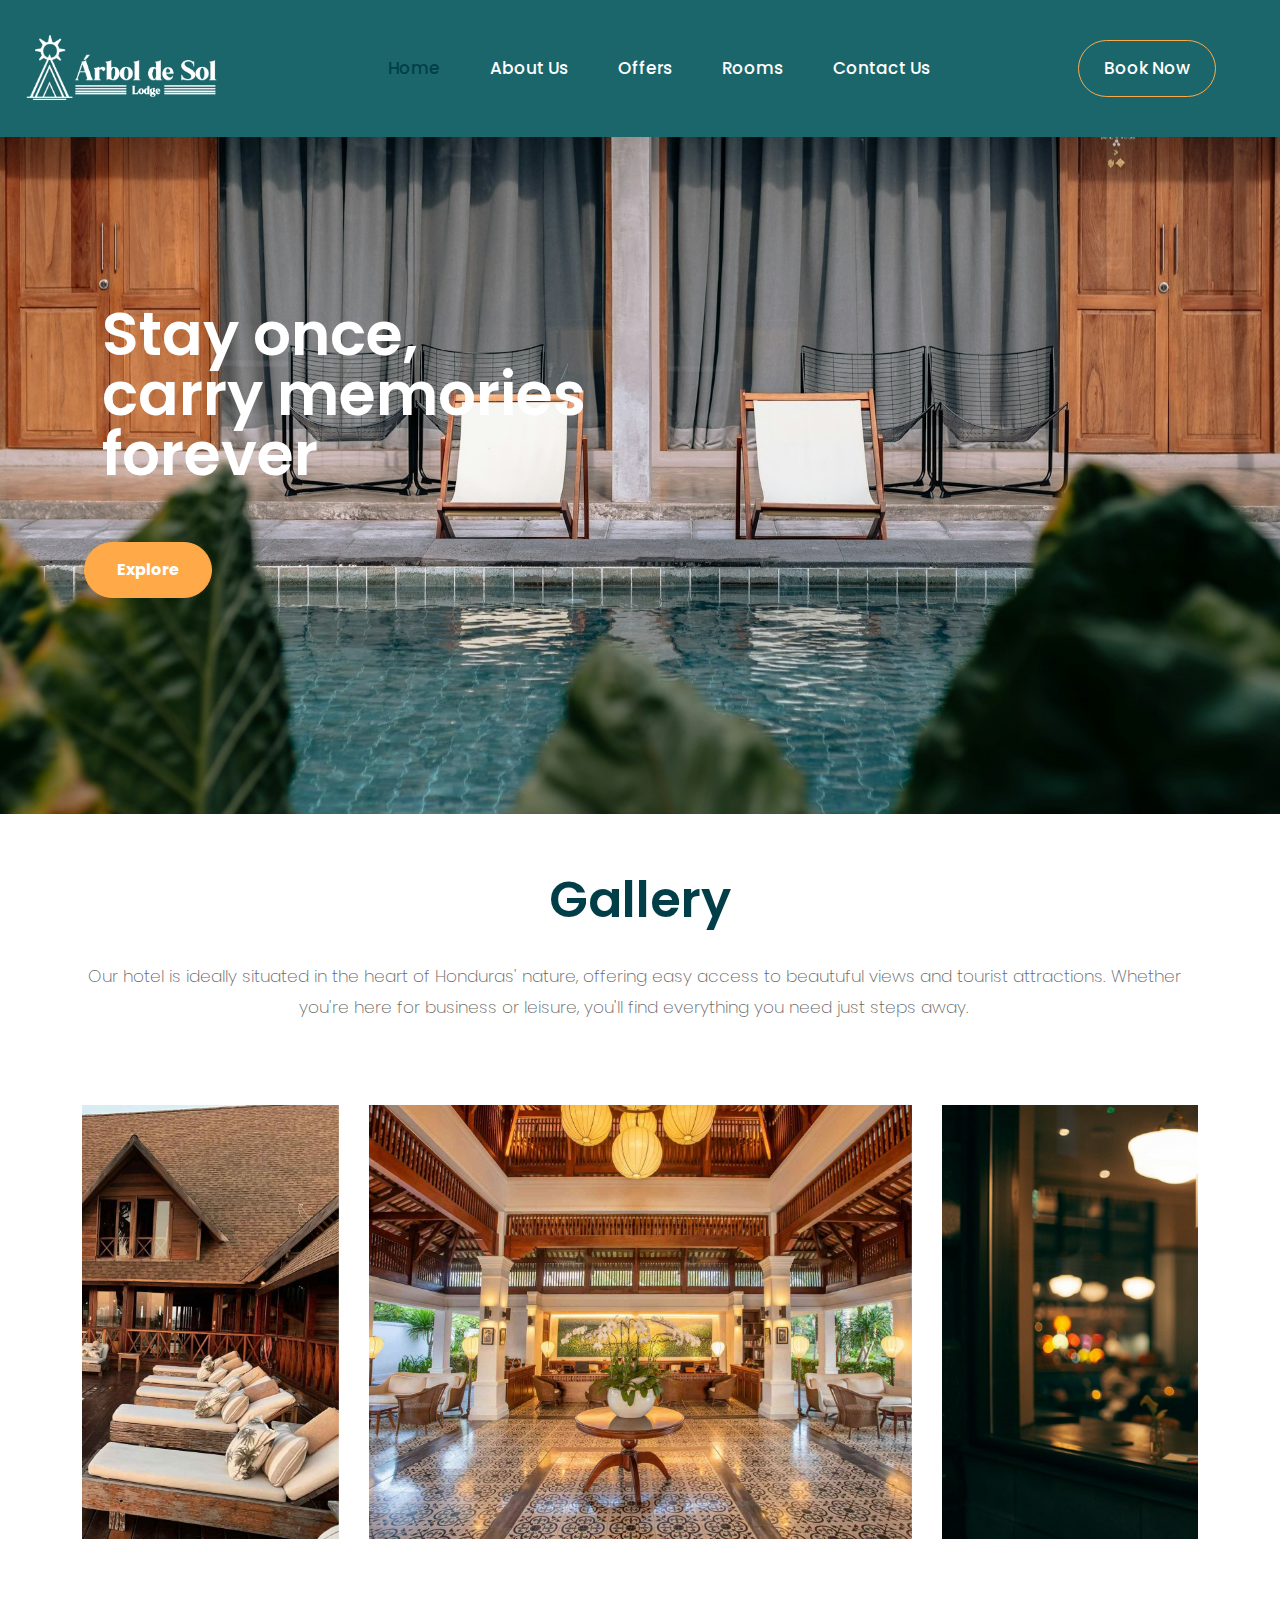
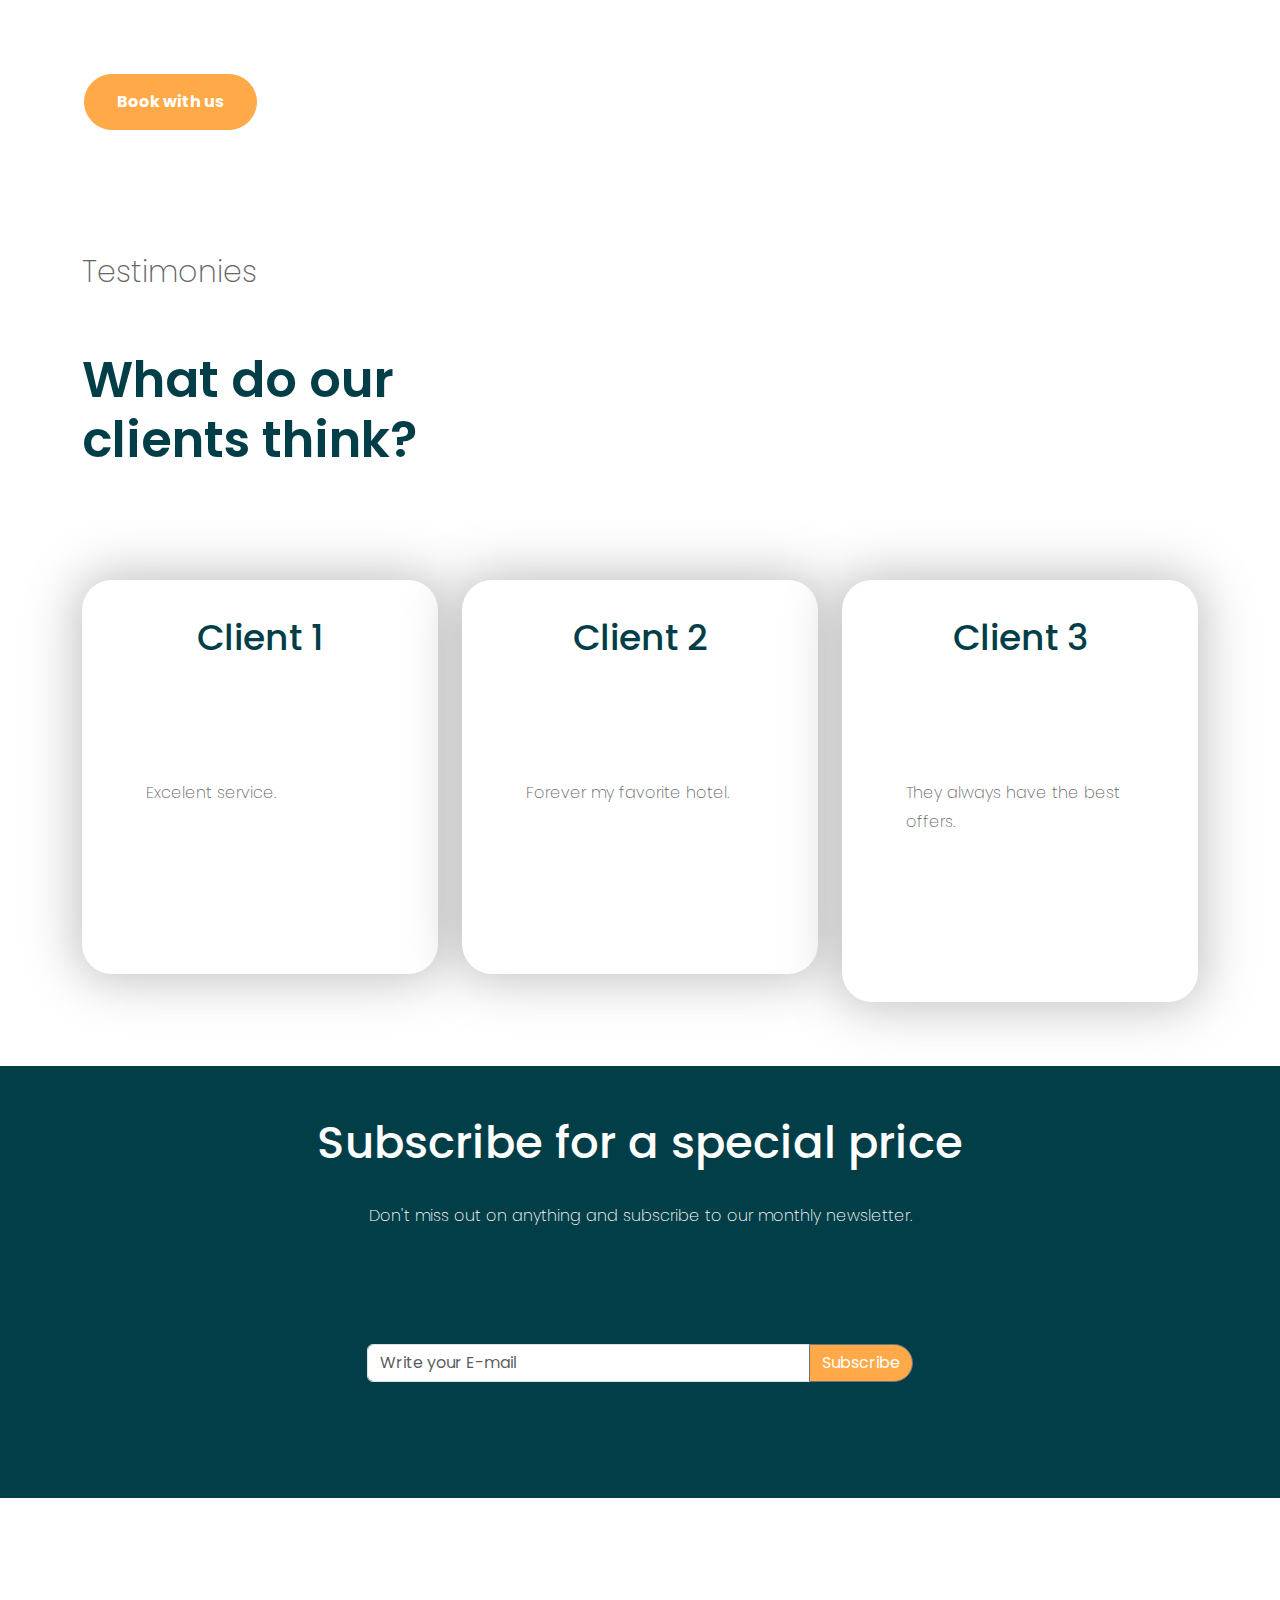
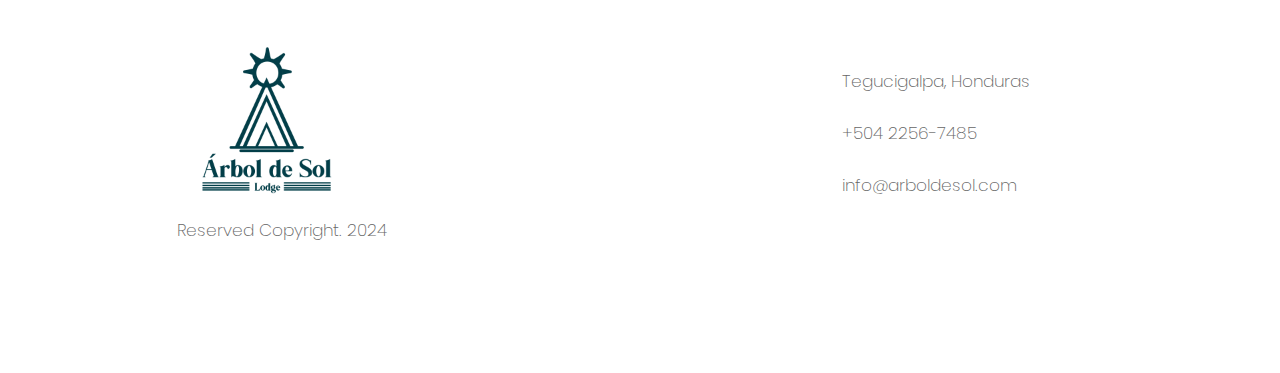
<file: index.html>
<!doctype html>
<html>
<head>

<meta charset="utf-8">
<meta name="viewport" content="width=device-width, initial-scale=1.0">

<link rel="icon" href="img/icon.png" > 	
	
<title>Home Page - Arbol de Sol</title>
	
<link href="css/bootstrap.min.css" rel="stylesheet">
<link href="css/bootstrap-custom.css" rel="stylesheet">
<link rel= "stylesheet" href= "https://maxst.icons8.com/vue-static/landings/line-awesome/line-awesome/1.3.0/css/line-awesome.min.css" >
	<link rel="stylesheet" href="css/owl.carousel.min.css">
<link href="css/style.css" rel="Stylesheet">
	
	<meta name="Description" content="Pagina de inicio de arbol de sol Honduras"> 
	<meta name="Keywords" content="hotel, resort, honduras, hoteles honduras, turismo">
	
</head>	
	
<body>
	
			<header>
				<div class="container-fluid">
					<nav class="navbar navbar-expand-lg navbar-light bg-light">
			  <div class="container-fluid">
				<a class="navbar-brand" href="index.html"><img src="img/logoTrue.png" alt="logo" class="img-fluid width=100">
						</a>


				<button class="navbar-toggler" type="button" data-bs-toggle="collapse" data-bs-target="#navbarNav" aria-controls="navbarNav" aria-expanded="false" aria-label="Toggle navigation">
				 <i class="las la-bars"></i>

				</button>


				<div class="collapse navbar-collapse" id="navbarNav">
				  <ul class="navbar-nav ms-auto">
					<li class="nav-item active">
					  <a class="nav-link"  href="index.html">Home</a>
					</li>
					<li class="nav-item ">
					  <a class="nav-link" href="aboutus.html">About Us</a>
					</li>
					<li class="nav-item">
					  <a class="nav-link" href="offers.html">Offers</a>
					</li>
					   <li class="nav-item">
					  <a class="nav-link" href="rooms.html">Rooms</a>
					</li>
				   <li class="nav-item">
					  <a class="nav-link" href="contactus.html">Contact Us</a>
					</li>

				  </ul>
					
					<ul class="navbar-nav ms-auto">
		  <li class="nav-item">
          <a class="nav-link btn btn-nav" href="rooms.html">Book Now</a>
        </li>
		</ul>


				</div>
			  </div>
			</nav>	
					</div>

			</header>
	
	
		<section id="hero">
			<div class="container">
				<h1>Stay once,<br> carry memories <br>forever</h1>

					<a class="btn btn-dark btn-sol" href="offers.html">Explore</a>
			</div>

		</section>


	
	
	<section id="gallery">
		<div class="container">
			<h2 class="text-center">Gallery</h2>
			<p class="text-center">  Our hotel is ideally situated in the heart of Honduras' nature, offering easy access to beautuful views and tourist attractions. Whether you're here for business or leisure, you'll find everything you need just steps away.</p>
			
			<div class="owl-carousel">
				<article class="pictures">
					<img src="img/gallery2.jpg" alt="pic1" class="img-fluid">
				</article>
				
				<article class="pictures">
					<img src="img/gallery3.jpg" alt="pic2" class="img-fluid">
				</article>
				
				<article class="pictures">
					<img src="img/gallery4.jpg" alt="pic3" class="img-fluid">
				</article>
				
				<article class="pictures">
					<img src="img/gallery5.jpg" alt="pic4" class="img-fluid">
				</article>
				
				<article class="pictures">
					<img src="img/gallery6.jpg" alt="pic5" class="img-fluid">
				</article>
				
				<article class="pictures">
					<img src="img/gallery7.jpg" alt="pic6" class="img-fluid">
				</article>
				
				<article class="pictures">
					<img src="img/gallery8.jpg" alt="pic7" class="img-fluid">
				</article>
				
			
			
			</div>
		
		</div>
	
	<div class="container">
			<a class="btn btn-dark btn-sol" href="rooms.html">Book with us</a>
		
		</div>
	
	</section>
	
	
	
	
	
			<section id="testimonios">
				<div class="container">
					
					<h3>Testimonies</h3>
					<h2>What do our<br>clients think?</h2>
					
					<div class="row">
					<article class="col-lg-4 col-sm-6 col-12 ">
					<div class="client">
					<h4>Client 1</h4>
						<i class="las la-star star"></i>
					<p>Excelent service. </p>
					</div>
				</article>
					
					<article class="col-lg-4 col-sm-6 col-12">
					<div class="client">
					<h4>Client 2</h4>
						<i class="las la-star star"></i>
					<p>Forever my favorite hotel.</p>
					</div>
				</article>
					
					<article class="col-lg-4 col-sm-6 col-12 offset-lg-0 offset-sm-3">
					<div class="client">
					<h4>Client 3</h4>
						<i class="las la-star star"></i>
					<p>They always have the best offers.</p>
					</div>
				</article>
					
					</div>
				</div>
			</section>

		<section id="subscribe">
				<div class="container ">
					<div class="row">

						<h1 class="titulo">Subscribe for a special price</h1>
						<p>Don't miss out on anything and subscribe to our monthly newsletter.</p>

						<article class="mt-3 col-lg-6 col-sm-4 col-12 m-auto offset-lg-3">
							<form action method="post">
								<div class="row">
									<div class="input-group mb-3">
									  <input type="email" class="form-control" placeholder="Write your E-mail" aria-label="Recipient's username" aria-describedby="button-addon2">
									  <button class="btn btn-outline-secondary btn-sub" type="button" id="button-addon2">Subscribe</button>
									</div>
								
									

								</div>

							</form>

						</article>

					</div>

				</div>

			</section>
	
	
	
	
	  <footer>
  <div class="container">
    <div class="row">
      <div class="col-lg-6 col-sm-6 col-12 mt-2 offset-sm-1">
        <img src="img/losads-01.png" alt="logoads" width="180" class="img-fluid width=200">
		<p>Reserved Copyright. 2024</p>  
      </div>

      <div class="col-lg-3 col-sm-6 col-12 offset-sm-1">
        <h3>Contact Us</h3>
        <p><i class="las la-map-marker icon-footer"></i> Tegucigalpa, Honduras</p>
		<p><i class="las la-phone-alt icon-footer"></i> +504 2256-7485</p>
		<p><i class="las la-envelope icon-footer"></i> info@arboldesol.com</p>  
      </div>

      <div class="col-lg-3 col-sm-6 col-12 offset-sm-1">
        <h3>Follow Us</h3>
     	<i class="lab la-facebook icon-footer"></i>
        <i class="lab la-twitter icon-footer"></i> 
        <i class="lab la-youtube icon-footer"></i>
		<i class="lab la-instagram "></i>
      </div>

    </div>
  </div>
</footer>

		
	
	<script src="js/jquery.min.js"> </script>
	<script src="js/bootstrap.min.js"></script>
	<script src="js/owl.carousel.min.js"></script>

	<script>

		$(document).ready(function(){

		  $(".owl-carousel").owlCarousel({
					items: 1,
					loop: true,
					autoplay: true,
					smartSpeed: 800,
					margin: 30,
					center: true,
					dots: true,
					responsive: {
						0: {
							items: 1
						},
						480: {
							items: 2
						},
						992: {
							items: 2
						}
					}
				});

		});

	</script>
	
	
	
	<!-- Google tag (gtag.js) -->
<script async src="https://www.googletagmanager.com/gtag/js?id=G-TXMSMW7FF0"></script>
<script>
  window.dataLayer = window.dataLayer || [];
  function gtag(){dataLayer.push(arguments);}
  gtag('js', new Date());

  gtag('config', 'G-TXMSMW7FF0');
</script>
	
	
</body>
	
</html>
</file>
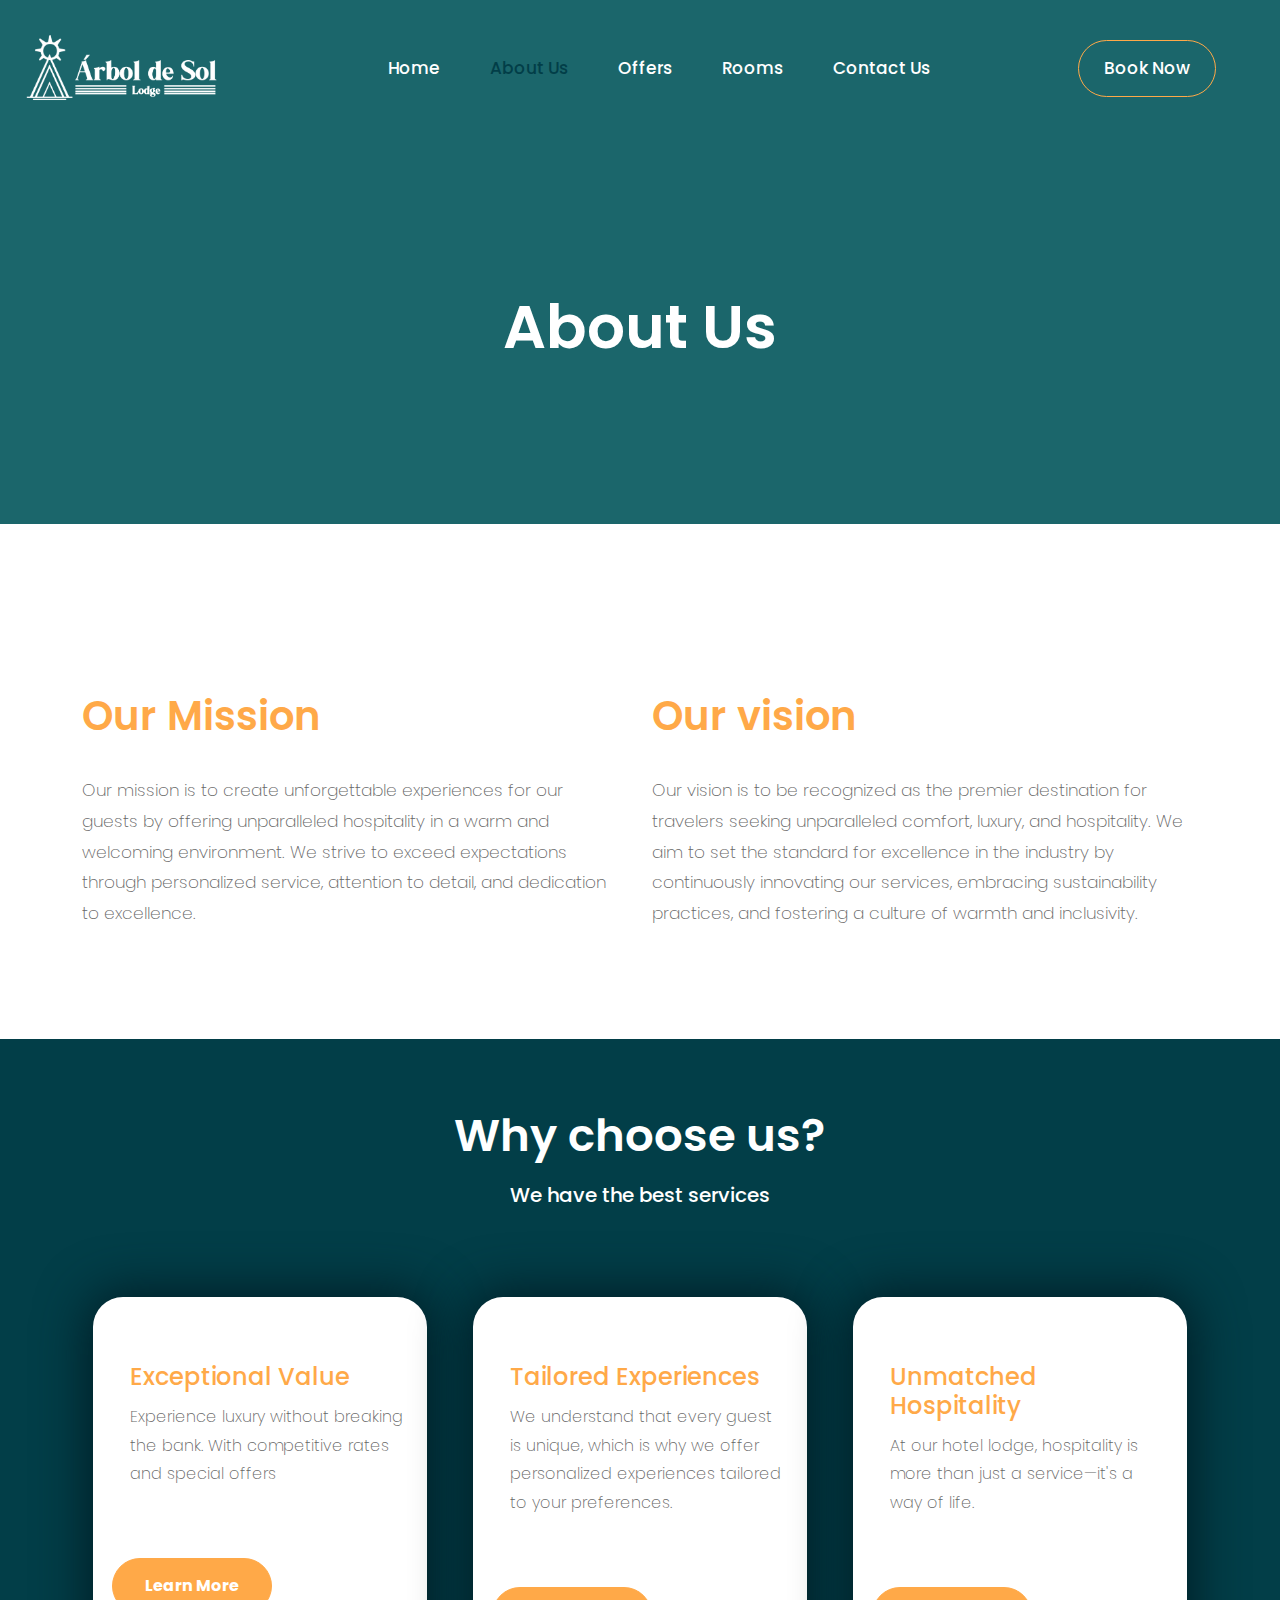
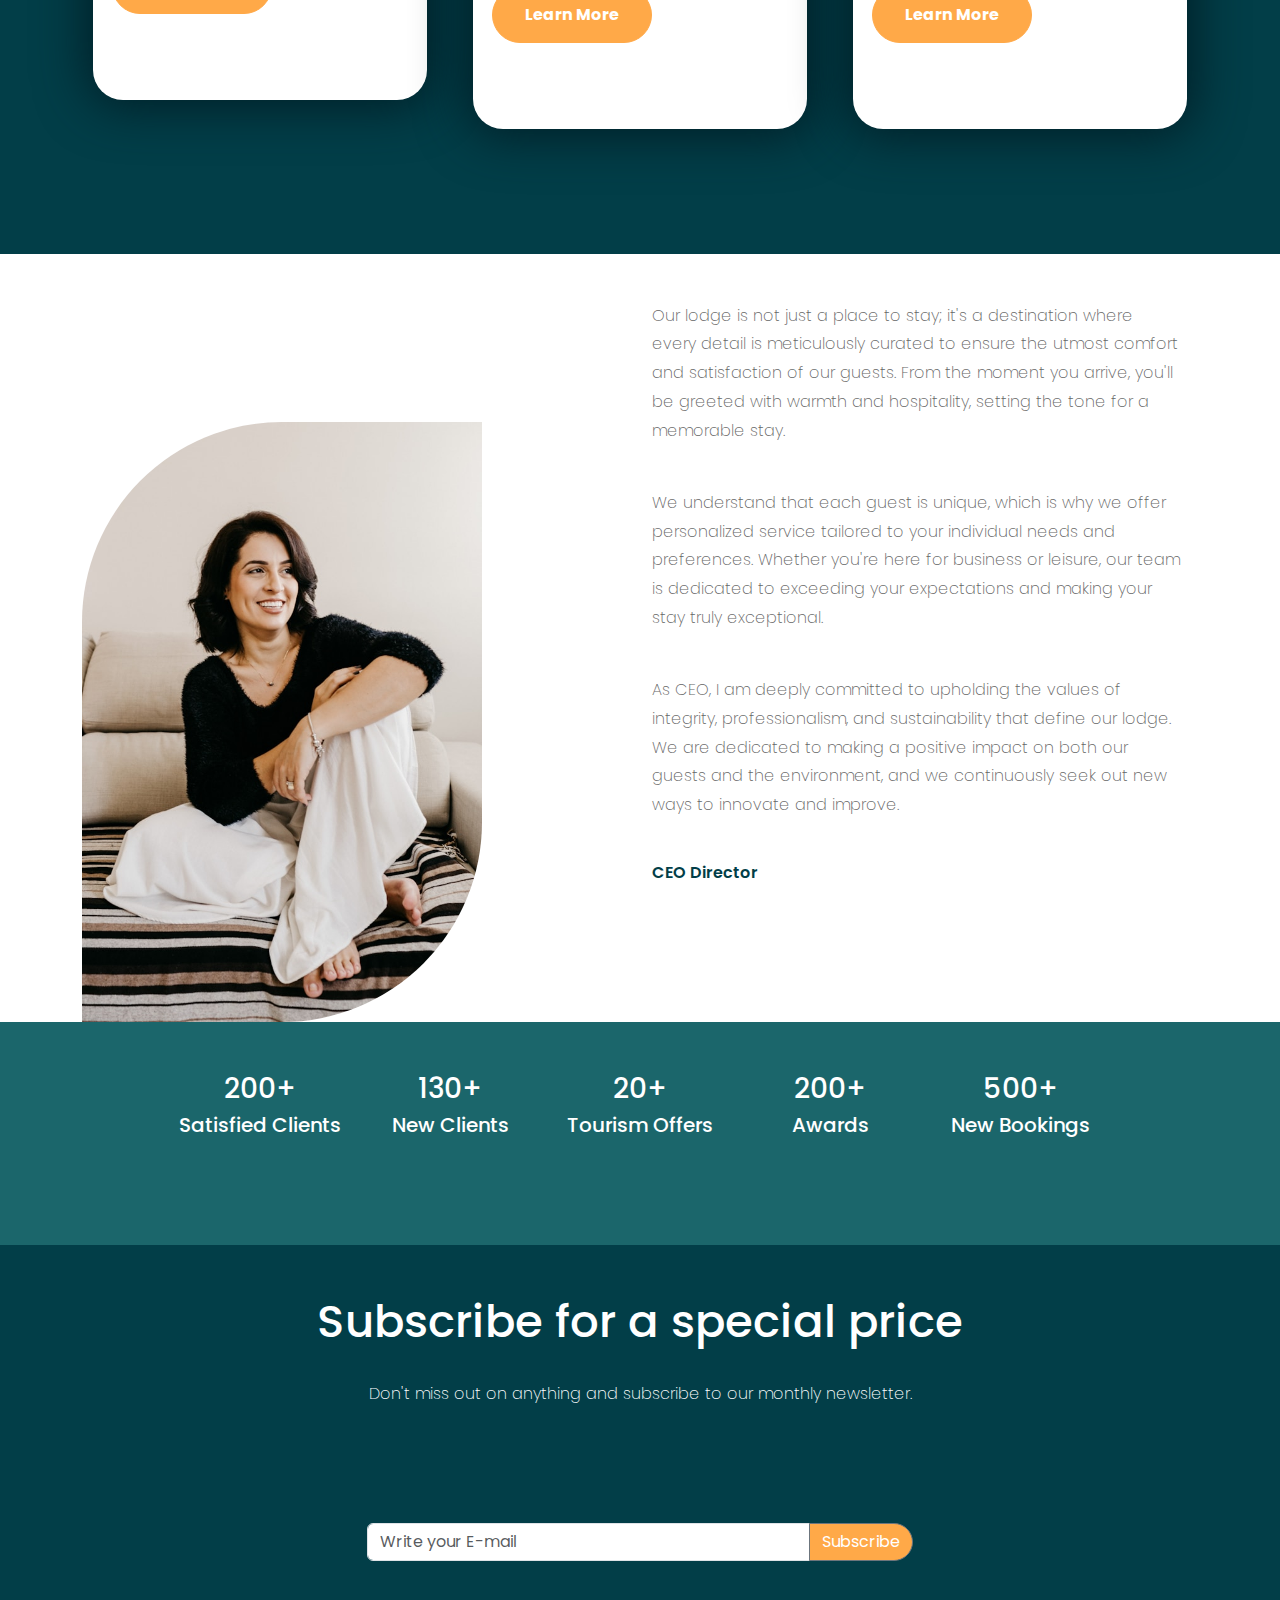
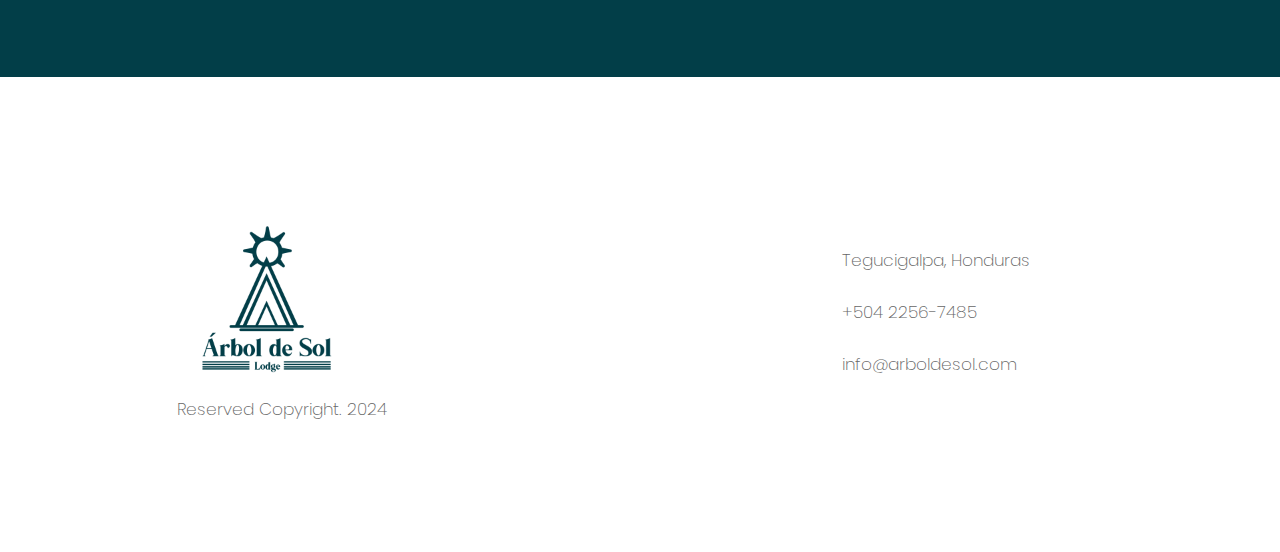
<file: aboutus.html>
<!doctype html>
<html>
<head>
<meta charset="utf-8">
<meta name="viewport" content="width=device-width, initial-scale=1.0">
<link rel="icon" href="img/icon.png" > 
	
<title>About Us - Arbol de Sol</title>
<link href="css/bootstrap.min.css" rel="stylesheet">
<link href="css/bootstrap-custom.css" rel="stylesheet">
<link rel= "stylesheet" href= "https://maxst.icons8.com/vue-static/landings/line-awesome/line-awesome/1.3.0/css/line-awesome.min.css" >
<link href="css/style.css" rel="Stylesheet">
	
	<meta name="Description" content="Pagina de about us de arbol de sol Honduras"> 
	<meta name="Keywords" content="hotel, resort, honduras, about us, mision, vision, arbol de sol ceo director, why choose us arbol de sol">
</head>

<body>
	
	<header>
				<div class="container-fluid">
					<nav class="navbar navbar-expand-lg navbar-light bg-light">
			  <div class="container-fluid">
				<a class="navbar-brand" href="index.html"><img src="img/logoTrue.png" alt="logo" class="img-fluid width=100">
						</a>


				<button class="navbar-toggler" type="button" data-bs-toggle="collapse" data-bs-target="#navbarNav" aria-controls="navbarNav" aria-expanded="false" aria-label="Toggle navigation">
				 <i class="las la-bars"></i>

				</button>


				<div class="collapse navbar-collapse" id="navbarNav">
				  <ul class="navbar-nav ms-auto">
					<li class="nav-item">
					  <a class="nav-link"  href="index.html">Home</a>
					</li>
					<li class="nav-item  active">
					  <a class="nav-link" href="aboutus.html">About Us</a>
					</li>
					<li class="nav-item">
					  <a class="nav-link" href="offers.html">Offers</a>
					</li>
					   <li class="nav-item">
					  <a class="nav-link" href="rooms.html">Rooms</a>
					</li>
				   <li class="nav-item">
					  <a class="nav-link" href="contactus.html">Contact Us</a>
					</li>

				  </ul>
					
					
					<ul class="navbar-nav ms-auto">
		  <li class="nav-item">
          <a class="nav-link btn btn-nav" href="rooms.html">Book Now</a>
        </li>
		</ul>


				</div>
			  </div>
			</nav>	
					</div>

			</header>
	
	
	
	<section id="hero-about">
		<div class="container">
			
			<h1 class="hero-title">About Us</h1>
			
		
		</div>
	
	</section>
	
	
	
	<section id="about" class="section">
		<div class="container mt-5">
			<div class="row">
				
				<article class="col-lg-6 col-sm-6 col-12"><i class="las la-rocket icons"></i>
					
					<h2>Our Mission</h2>
					
				<p>Our mission is to create unforgettable experiences for our guests by offering unparalleled hospitality in a warm and welcoming environment. We strive to exceed expectations through personalized service, attention to detail, and dedication to excellence. </p>
				</article>
				
				
				<article class="col-lg-6 col-sm-6 col-12"><i class="las la-chart-area icons"></i>
					<h2>Our vision</h2>
					
				<p>Our vision is to be recognized as the premier destination for travelers seeking unparalleled comfort, luxury, and hospitality. We aim to set the standard for excellence in the industry by continuously innovating our services, embracing sustainability practices, and fostering a culture of warmth and inclusivity. </p>
					
		
				
				</article>
			
			
			
			
			
			</div>
		
		</div>
		</section>
	
	<section id="elegirnos">
		
		<div class="container">
		
			<h2>Why choose us? </h2>
  			<h6>We have the best services </h6>
			
			<div class="row">
				<article class="col-lg-4 col-sm-6 col-12 ">
				  <div class="info-elegirnos">
						<i class="las la-comment-dollar icons"></i>
						<h4>Exceptional Value</h4>
						<p>Experience luxury without breaking the bank. With competitive rates and special offers</p>
						<a href="#" class="btn btn-sol">Learn More</a>
					</div>
				</article>
				
				<article class="col-lg-4 col-sm-6 col-12">
				  <div class="info-elegirnos">
						<i class="las la-medal icons"></i>
						<h4>Tailored Experiences</h4>
						<p>We understand that every guest is unique, which is why we offer personalized experiences tailored to your preferences. </p>
						<a href="#" class="btn btn-sol">Learn More</a>
					</div>
				</article>
				
				<article class="col-lg-4 col-sm-6 col-12 offset-lg-0 offset-sm-3">
					<div class="info-elegirnos">
					<i class="las la-user-friends icons"></i>
					<h4>Unmatched Hospitality</h4>
					<p>At our hotel lodge, hospitality is more than just a service—it's a way of life. </p>
					<a href="#" class="btn  btn-sol">Learn More</a>
					</div>
				</article>
		
			</div>
	  </div>
	
	</section>
	
	
		<section id="director">
		<div class="container mt-5">
			<div class="row">
				
				<article class="col-lg-6 col-sm-6 col-12">
					<img src="img/director.jpg" alt="director" class="img-fluid">
					
				</article>
				
				
				<article class="col-lg-6 col-sm-6 col-12 "><i class="las la-quote-left icon-about"></i>
				<p>Our lodge is not just a place to stay; it's a destination where every detail is meticulously curated to ensure the utmost comfort and satisfaction of our guests. From the moment you arrive, you'll be greeted with warmth and hospitality, setting the tone for a memorable stay.</p>
				<p>We understand that each guest is unique, which is why we offer personalized service tailored to your individual needs and preferences. Whether you're here for business or leisure, our team is dedicated to exceeding your expectations and making your stay truly exceptional.</p>
					<p>As CEO, I am deeply committed to upholding the values of integrity, professionalism, and sustainability that define our lodge. We are dedicated to making a positive impact on both our guests and the environment, and we continuously seek out new ways to innovate and improve.</p>
		
					<h6>CEO Director</h6>
					
				</article>
			
			
			
			
			
			</div>
		
		</div>
		</section>
	
	
	
	
	
	<section id="statistics" class="section">
			<div class="container ms-auto">
				<div class="row text-center">
					<article class="col-lg-2 col-sm-2 col-12 offset-lg-1  offset-sm-1">
						<i class="las la-users icons"></i>
						<h3>200+</h3>
							<h4>Satisfied Clients</h4>
					</article>
					
					
					<article class="col-lg-2 col-sm-2 col-12 text-center">
						<i class="las la-user icons"></i>
						
						
							<h3>130+</h3>
						<h4>New Clients</h4>
						
					</article>
					
					
					<article class="col-lg-2 col-sm-2 col-12 text-center">
						<i class="las la-mountain icons"></i>
						<h3>20+</h3>
						<h4>Tourism Offers</h4>
					</article>
					
					
					<article class="col-lg-2 col-sm-2 col-12 text-center">
						<i class="las la-award icons"></i>
						<h3>200+</h3>
							<h4>Awards</h4>
					</article>
					
					<article class="col-lg-2 col-sm-2 col-12 text-center">
						<i class="las la-calendar-alt icons"></i>
						<h3>500+</h3>
							<h4>New Bookings</h4>
					</article>
					
					
				
				
				</div>
			
			</div>
		
		</section>
	
	
	
	<section id="subscribe">
				<div class="container ">
					<div class="row">

						<h1 class="titulo">Subscribe for a special price</h1>
						<p>Don't miss out on anything and subscribe to our monthly newsletter.</p>

						<article class="mt-3 col-lg-6 col-sm-4 col-12 m-auto offset-lg-3">
							<form action method="post">
								<div class="row">
									<div class="input-group mb-3">
									  <input type="email" class="form-control" placeholder="Write your E-mail" aria-label="Recipient's username" aria-describedby="button-addon2">
									  <button class="btn btn-outline-secondary btn-sub" type="button" id="button-addon2">Subscribe</button>
									</div>
								
									

								</div>

							</form>

						</article>

					</div>

				</div>

			</section>
	
	
	<footer>
  <div class="container">
    <div class="row">
      <div class="col-lg-6 col-sm-6 col-12 mt-2 offset-sm-1">
        <img src="img/losads-01.png" alt="logoads" width="180" class="img-fluid width=200">
		<p>Reserved Copyright. 2024</p>  
      </div>

      <div class="col-lg-3 col-sm-6 col-12 offset-sm-1">
        <h3>Contact Us</h3>
        <p><i class="las la-map-marker icon-footer"></i> Tegucigalpa, Honduras</p>
		<p><i class="las la-phone-alt icon-footer"></i> +504 2256-7485</p>
		<p><i class="las la-envelope icon-footer"></i> info@arboldesol.com</p>  
      </div>

      <div class="col-lg-3 col-sm-6 col-12 offset-sm-1">
        <h3>Follow Us</h3>
     	<i class="lab la-facebook icon-footer"></i>
        <i class="lab la-twitter icon-footer"></i> 
        <i class="lab la-youtube icon-footer"></i>
		<i class="lab la-instagram "></i>
      </div>

    </div>
  </div>
</footer>

	
	
	<script src="js/jquery.min.js"> </script>
	<script src="js/bootstrap.min.js"></script>
	
	
	<!-- Google tag (gtag.js) -->
<script async src="https://www.googletagmanager.com/gtag/js?id=G-TXMSMW7FF0"></script>
<script>
  window.dataLayer = window.dataLayer || [];
  function gtag(){dataLayer.push(arguments);}
  gtag('js', new Date());

  gtag('config', 'G-TXMSMW7FF0');
</script>
	
</body>
</html>
</file>
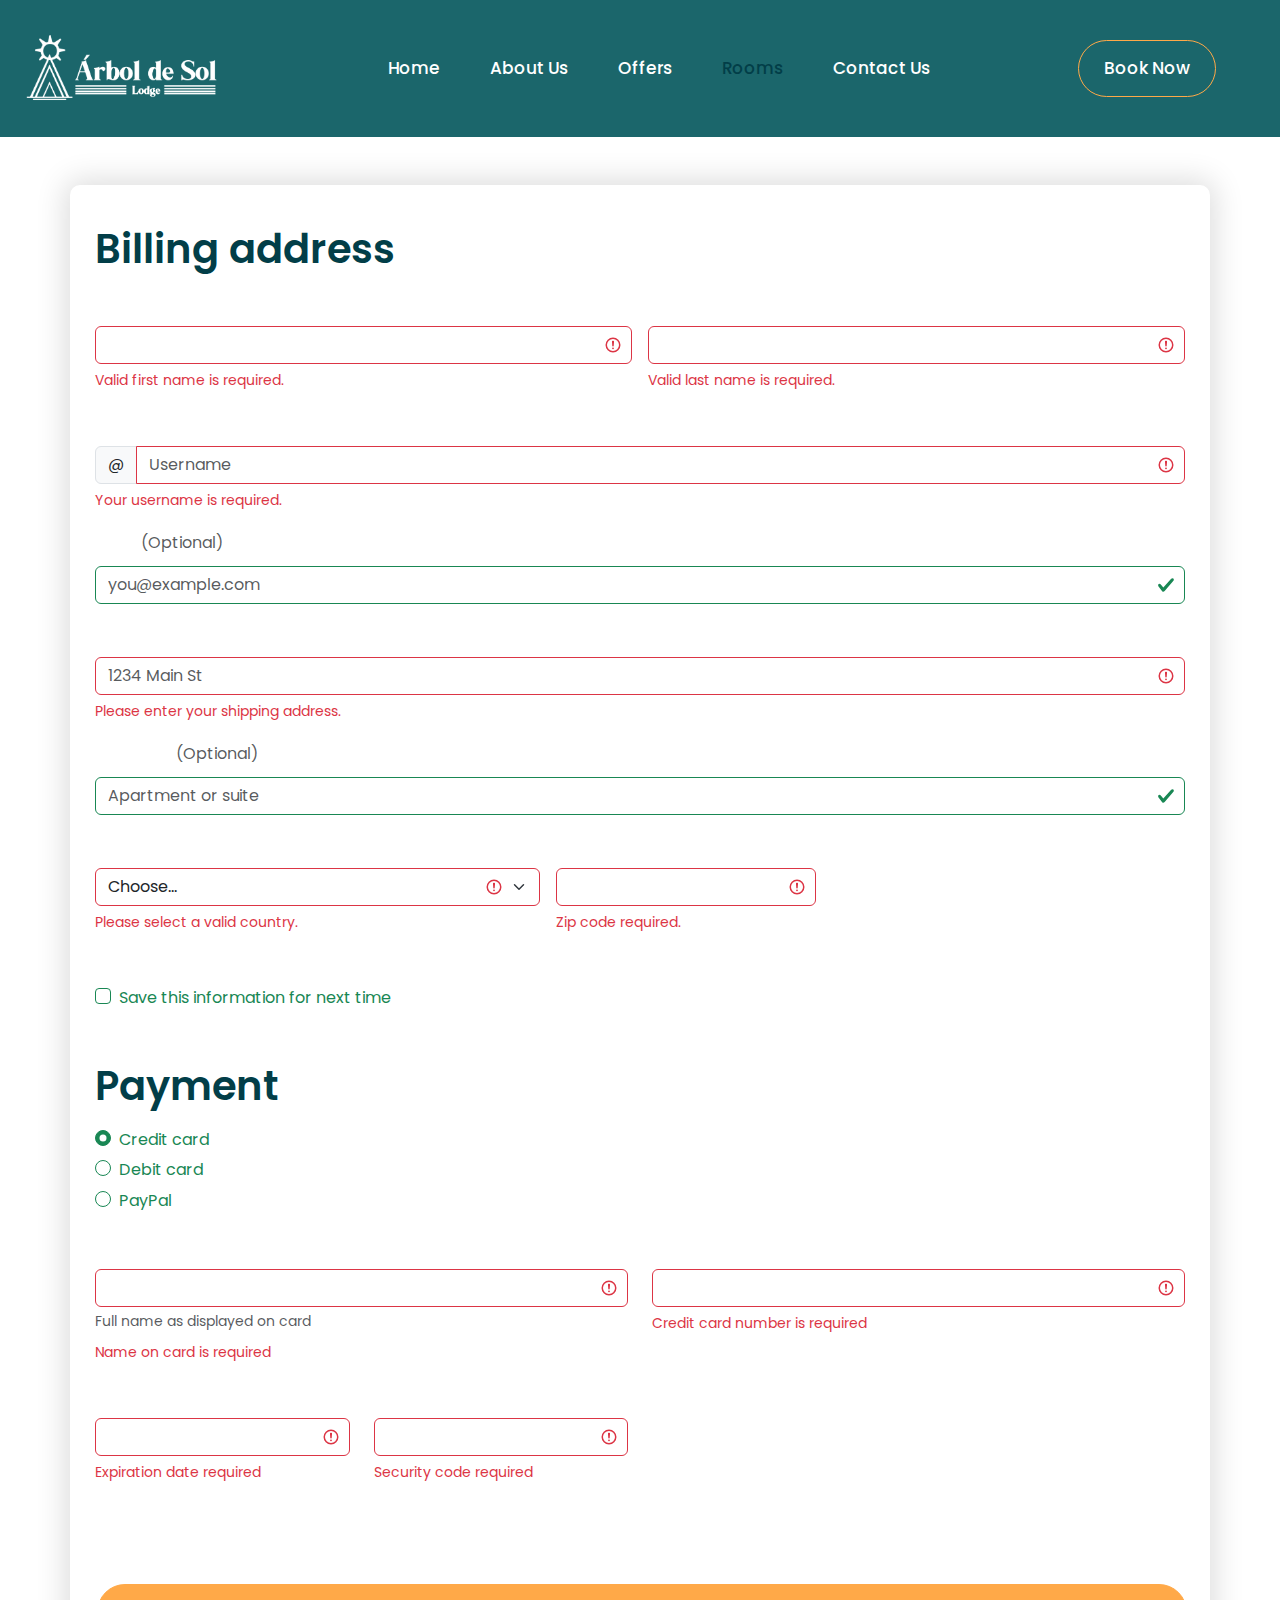
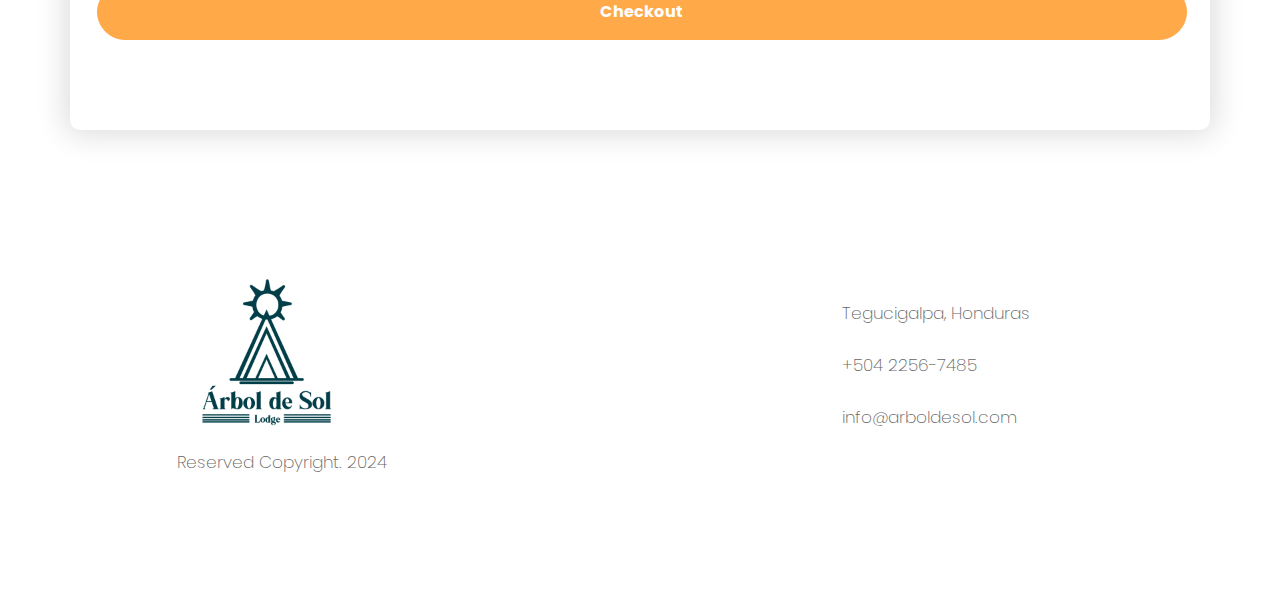
<file: Checkout.html>
<!doctype html>
<html>
<head>
<meta charset="utf-8">
<meta name="viewport" content="width=device-width, initial-scale=1.0">
<link rel="icon" href="img/icon.png" > 
	
<title>Check Out - Arbol de Sol</title>
<link href="css/bootstrap.min.css" rel="stylesheet">
<link href="css/bootstrap-custom.css" rel="stylesheet">
<link rel= "stylesheet" href= "https://maxst.icons8.com/vue-static/landings/line-awesome/line-awesome/1.3.0/css/line-awesome.min.css" >
	<link rel="stylesheet" href="css/owl.carousel.min.css">
<link href="css/style.css" rel="Stylesheet">
	
	<meta name="Description" content="Pagina de habitaciones de arbol de sol Honduras"> 
	<meta name="Keywords" content="hotel, resort, honduras, habitaciones, habitaciones clasicas, suites, reservaciones">
</head>

<body>
	
	<header>
				<div class="container-fluid">
					<nav class="navbar navbar-expand-lg navbar-light bg-light">
			  <div class="container-fluid">
				<a class="navbar-brand" href="index.html"><img src="img/logoTrue.png" alt="logo" class="img-fluid width=100">
						</a>


				<button class="navbar-toggler" type="button" data-bs-toggle="collapse" data-bs-target="#navbarNav" aria-controls="navbarNav" aria-expanded="false" aria-label="Toggle navigation">
				 <i class="las la-bars"></i>

				</button>


				<div class="collapse navbar-collapse" id="navbarNav">
				  <ul class="navbar-nav ms-auto">
					<li class="nav-item">
					  <a class="nav-link"  href="index.html">Home</a>
					</li>
					<li class="nav-item  ">
					  <a class="nav-link" href="aboutus.html">About Us</a>
					</li>
					<li class="nav-item">
					  <a class="nav-link" href="offers.html">Offers</a>
					</li>
					   <li class="nav-item active">
					  <a class="nav-link" href="rooms.html">Rooms</a>
					</li>
				   <li class="nav-item">
					  <a class="nav-link" href="contactus.html">Contact Us</a>
					</li>

				  </ul>
					
					
					<ul class="navbar-nav ms-auto">
		  <li class="nav-item">
          <a class="nav-link btn btn-nav" href="rooms.html">Book Now</a>
        </li>
		</ul>


				</div>
			  </div>
			</nav>	
					</div>

			</header>
	
	
	<section id="checkout"> 
		<div class="container">
						<div class="row">
						
							
	
				<div class="col-lg-12 col-sm-12 col-12 formulario mt-5">
        <h4 class="mb-3">Billing address</h4>
        <form class="needs-validation was-validated" novalidate="">
          <div class="row g-3">
            <div class="col-sm-6">
              <label for="firstName" class="form-label">First name</label>
              <input type="text" class="form-control" id="firstName" placeholder="" value="" required="">
              <div class="invalid-feedback">
                Valid first name is required.
              </div>
            </div>

            <div class="col-sm-6">
              <label for="lastName" class="form-label">Last name</label>
              <input type="text" class="form-control" id="lastName" placeholder="" value="" required="">
              <div class="invalid-feedback">
                Valid last name is required.
              </div>
            </div>

            <div class="col-12">
              <label for="username" class="form-label">Username</label>
              <div class="input-group has-validation">
                <span class="input-group-text">@</span>
                <input type="text" class="form-control" id="username" placeholder="Username" required="">
              <div class="invalid-feedback">
                  Your username is required.
                </div>
              </div>
            </div>

            <div class="col-12">
              <label for="email" class="form-label">Email <span class="text-muted">(Optional)</span></label>
              <input type="email" class="form-control" id="email" placeholder="you@example.com">
              <div class="invalid-feedback">
                Please enter a valid email address for shipping updates.
              </div>
            </div>

            <div class="col-12">
              <label for="address" class="form-label">Address</label>
              <input type="text" class="form-control" id="address" placeholder="1234 Main St" required="">
              <div class="invalid-feedback">
                Please enter your shipping address.
              </div>
            </div>

            <div class="col-12">
              <label for="address2" class="form-label">Address 2 <span class="text-muted">(Optional)</span></label>
              <input type="text" class="form-control" id="address2" placeholder="Apartment or suite">
            </div>

            <div class="col-md-5">
              <label for="country" class="form-label">Country</label>
              <select class="form-select" id="country" required="">
                <option value="">Choose...</option>
                <option>United States</option>
				  <option>Honduras</option>
              </select>
              <div class="invalid-feedback">
                Please select a valid country.
              </div>
            </div>

    

            <div class="col-md-3">
              <label for="zip" class="form-label">Zip</label>
              <input type="text" class="form-control" id="zip" placeholder="" required="">
              <div class="invalid-feedback">
                Zip code required.
              </div>
            </div>
          </div>

          <hr class="my-4">

          <div class="form-check">
            <input type="checkbox" class="form-check-input" id="save-info">
            <label class="form-check-label" for="save-info">Save this information for next time</label>
          </div>

          <hr class="my-4">

          <h4 class="mb-3">Payment</h4>

          <div class="my-3">
            <div class="form-check">
              <input id="credit" name="paymentMethod" type="radio" class="form-check-input" checked="" required="">
              <label class="form-check-label" for="credit">Credit card</label>
            </div>
            <div class="form-check">
              <input id="debit" name="paymentMethod" type="radio" class="form-check-input" required="">
              <label class="form-check-label" for="debit">Debit card</label>
            </div>
            <div class="form-check">
              <input id="paypal" name="paymentMethod" type="radio" class="form-check-input" required="">
              <label class="form-check-label" for="paypal">PayPal</label>
            </div>
          </div>

          <div class="row gy-3">
            <div class="col-md-6">
              <label for="cc-name" class="form-label">Name on card</label>
              <input type="text" class="form-control" id="cc-name" placeholder="" required="">
              <small class="text-muted">Full name as displayed on card</small>
              <div class="invalid-feedback">
                Name on card is required
              </div>
            </div>

            <div class="col-md-6">
              <label for="cc-number" class="form-label">Credit card number</label>
              <input type="text" class="form-control" id="cc-number" placeholder="" required="">
              <div class="invalid-feedback">
                Credit card number is required
              </div>
            </div>

            <div class="col-md-3">
              <label for="cc-expiration" class="form-label">Expiration</label>
              <input type="text" class="form-control" id="cc-expiration" placeholder="" required="">
              <div class="invalid-feedback">
                Expiration date required
              </div>
            </div>

            <div class="col-md-3">
              <label for="cc-cvv" class="form-label">CVV</label>
              <input type="text" class="form-control" id="cc-cvv" placeholder="" required="">
              <div class="invalid-feedback">
                Security code required
              </div>
            </div>
          </div>

          <hr class="my-4">

          <button class="w-100 btn btn-sol btn-lg"  href="thankyou.html" type="submit">Checkout</button>
        </form>
      </div>
							</div>
			</div>
			
	</section>
	
	
	
			  <footer>
		  <div class="container">
			<div class="row">
			  <div class="col-lg-6 col-sm-6 col-12 mt-2 offset-sm-1">
				<img src="img/losads-01.png" alt="logoads" width="180" class="img-fluid width=200">
				<p>Reserved Copyright. 2024</p>  
			  </div>

			  <div class="col-lg-3 col-sm-6 col-12 offset-sm-1">
				<h3>Contact Us</h3>
				<p><i class="las la-map-marker icon-footer"></i> Tegucigalpa, Honduras</p>
				<p><i class="las la-phone-alt icon-footer"></i> +504 2256-7485</p>
				<p><i class="las la-envelope icon-footer"></i> info@arboldesol.com</p>  
			  </div>

			  <div class="col-lg-3 col-sm-6 col-12 offset-sm-1">
				<h3>Follow Us</h3>
				<i class="lab la-facebook icon-footer"></i>
				<i class="lab la-twitter icon-footer"></i> 
				<i class="lab la-youtube icon-footer"></i>
				<i class="lab la-instagram "></i>
			  </div>

			</div>
		  </div>
		</footer>
	
	
	
	
	<script src="js/jquery.min.js"> </script>
	<script src="js/bootstrap.min.js"></script>

</body>
</html>
</file>
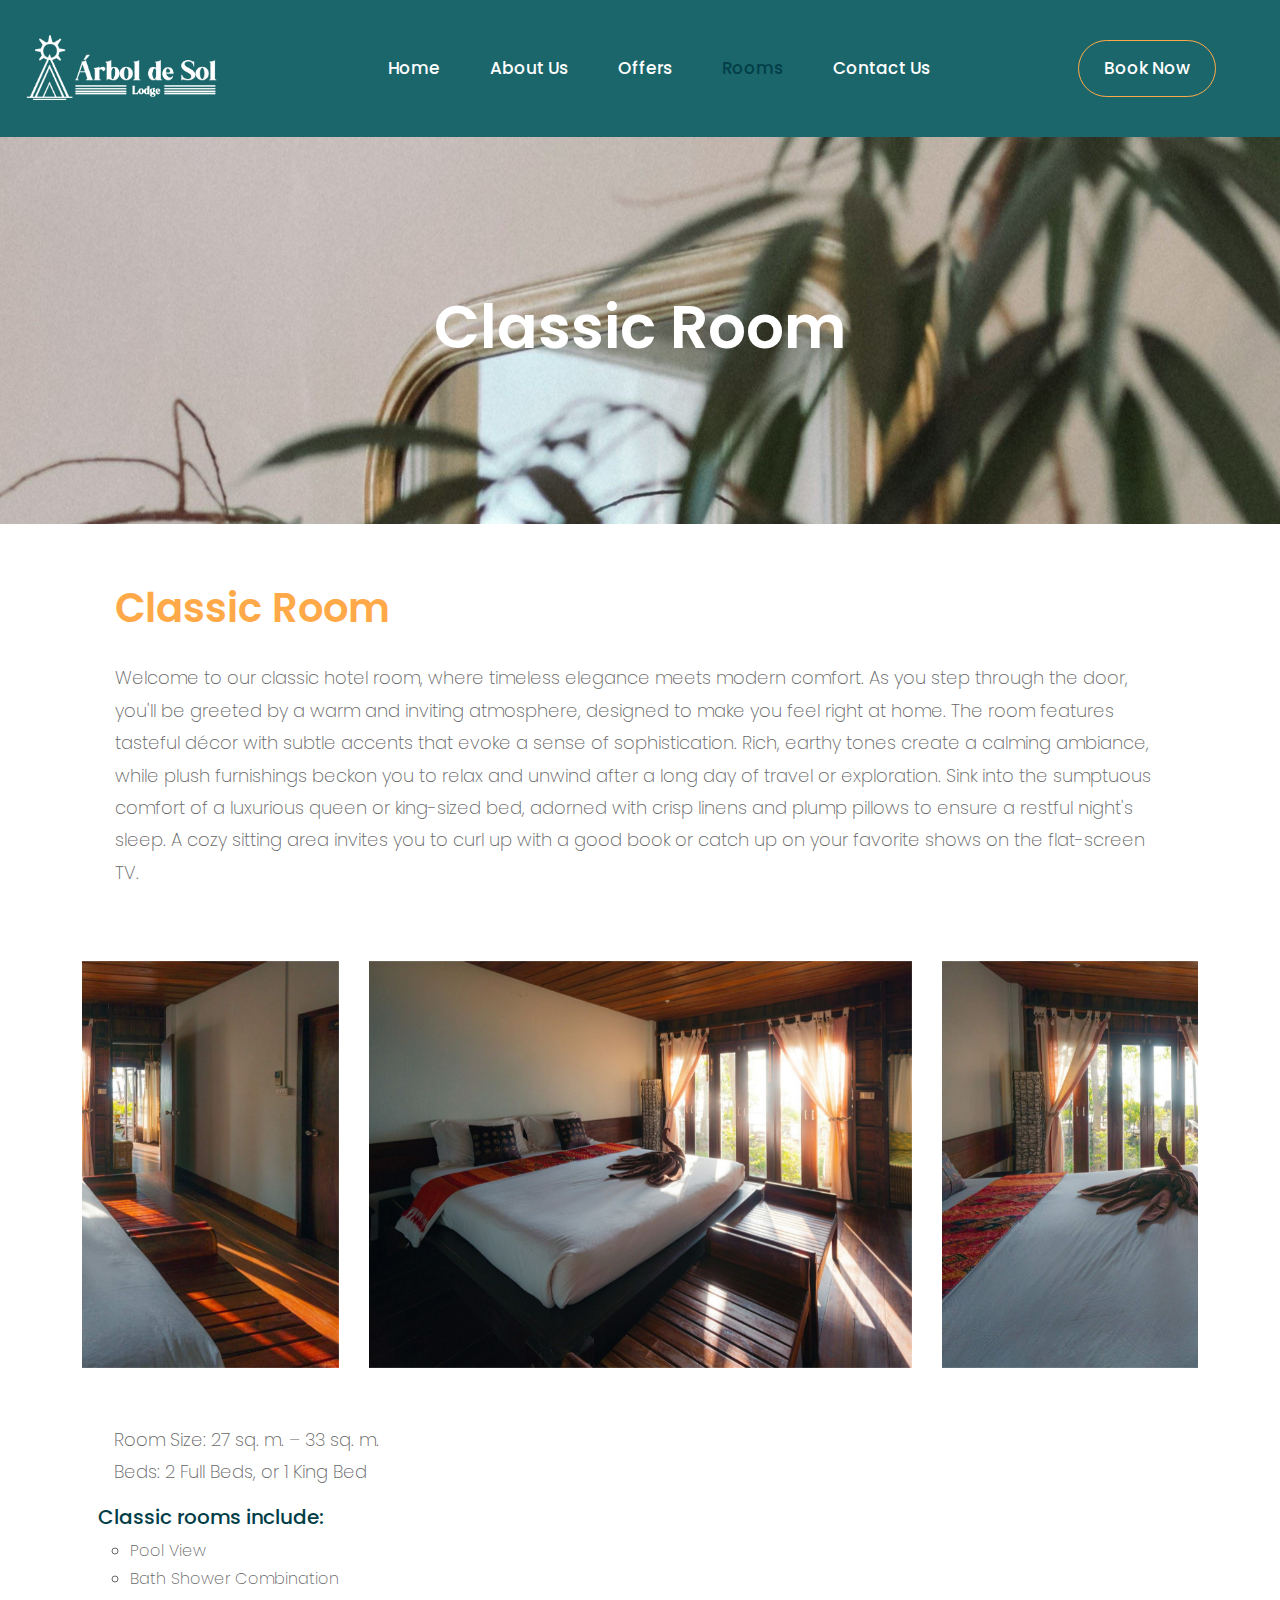
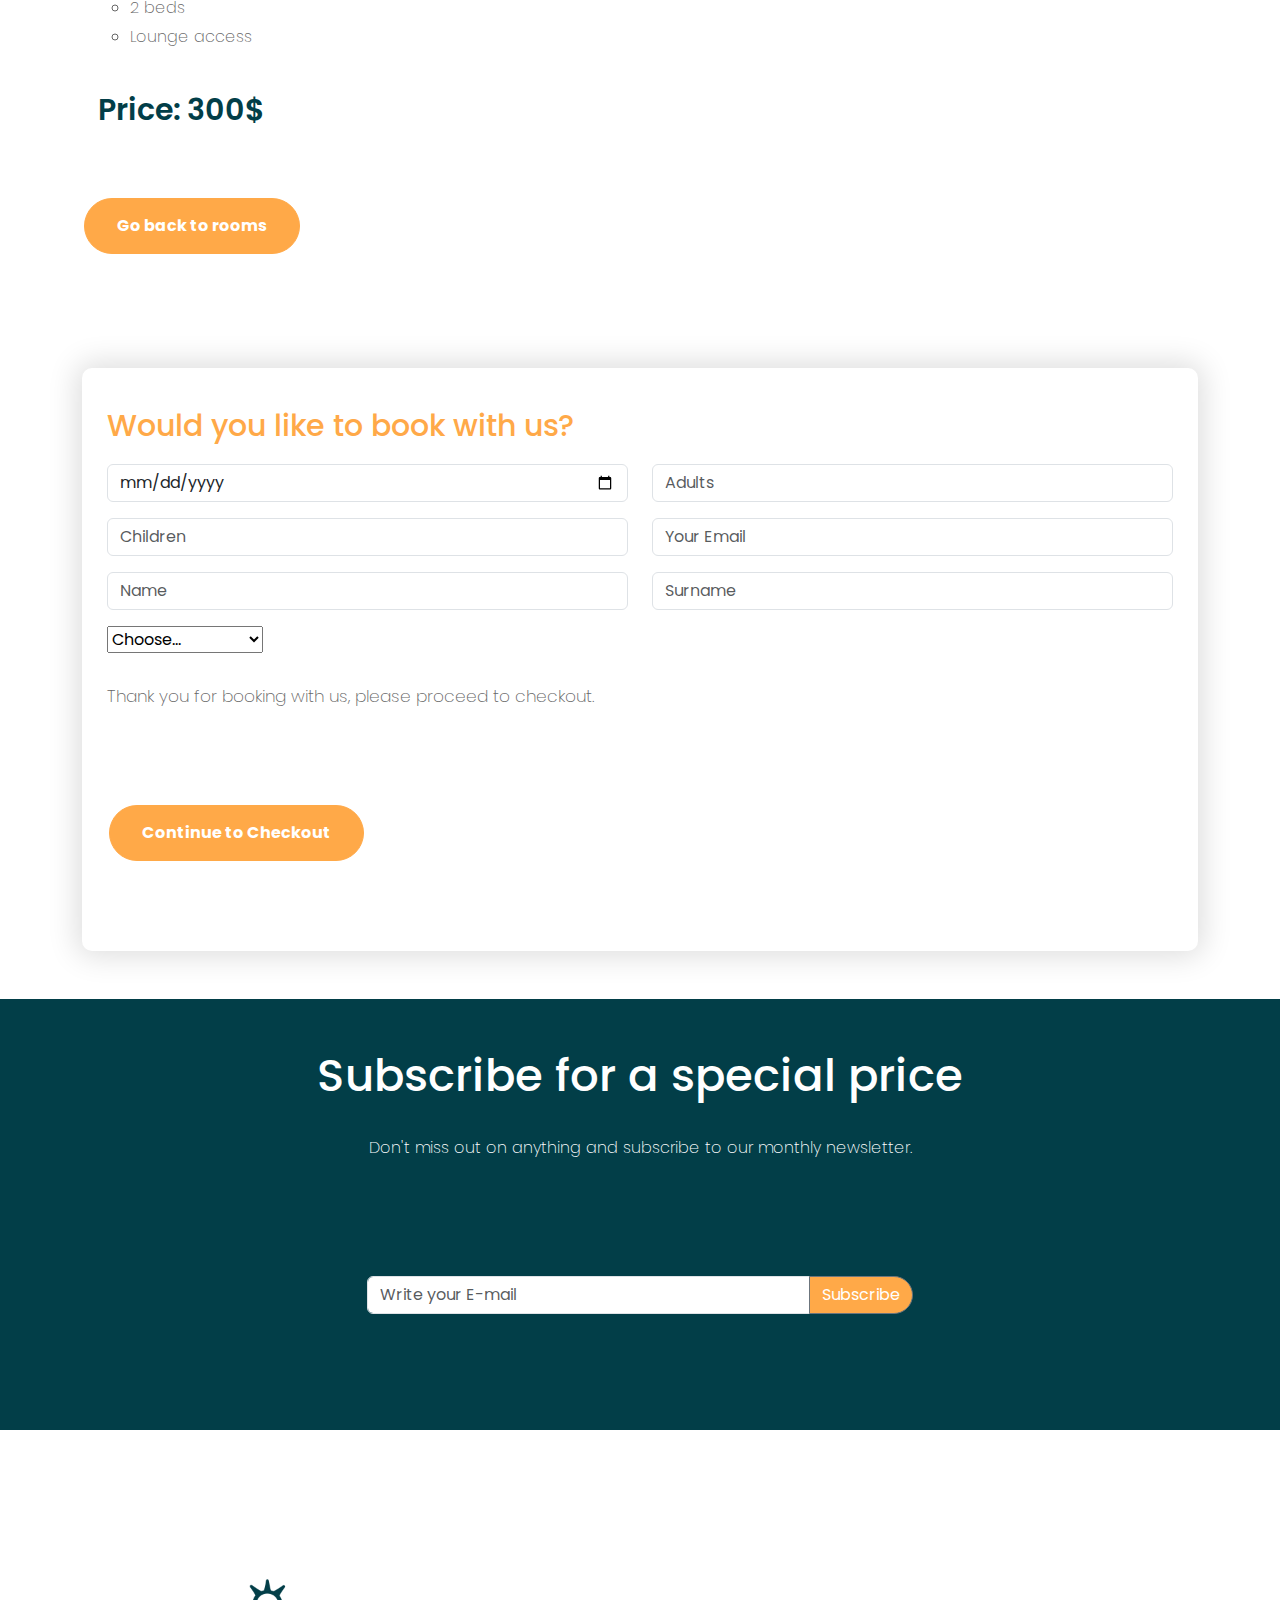
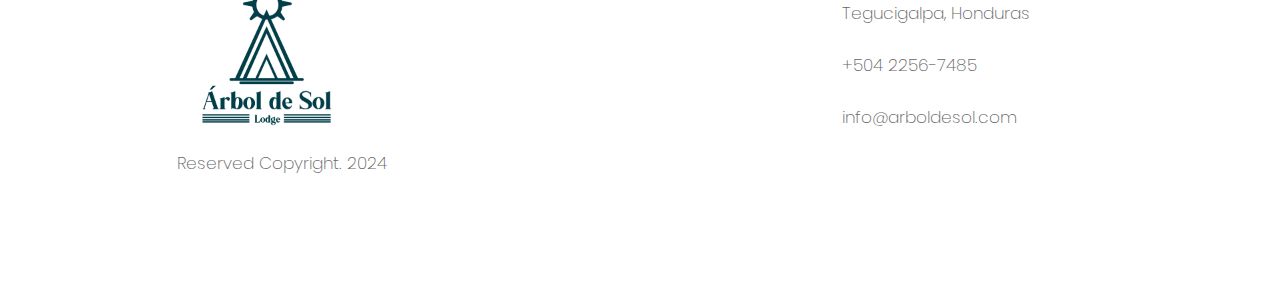
<file: classicroom.html>
<!doctype html>
<html><head>
<meta charset="utf-8">
<meta name="viewport" content="width=device-width, initial-scale=1.0">
<link rel="icon" href="img/icon.png" > 
	
<title>Classic Rooom - Arbol de Sol</title>
<link href="css/bootstrap.min.css" rel="stylesheet">
<link href="css/bootstrap-custom.css" rel="stylesheet">
<link rel= "stylesheet" href= "https://maxst.icons8.com/vue-static/landings/line-awesome/line-awesome/1.3.0/css/line-awesome.min.css" >
	<link rel="stylesheet" href="css/owl.carousel.min.css">
<link href="css/style.css" rel="Stylesheet">
	
	<meta name="Description" content="Pagina de habitaciones de arbol de sol Honduras"> 
	<meta name="Keywords" content="hotel, resort, honduras, habitaciones, habitaciones clasicas, classic room, reservaciones, rooms arbol de sol">
</head>

<body>
	
	<header>
				<div class="container-fluid">
					<nav class="navbar navbar-expand-lg navbar-light bg-light">
			  <div class="container-fluid">
				<a class="navbar-brand" href="index.html"><img src="img/logoTrue.png" alt="logo" class="img-fluid width=100">
						</a>


				<button class="navbar-toggler" type="button" data-bs-toggle="collapse" data-bs-target="#navbarNav" aria-controls="navbarNav" aria-expanded="false" aria-label="Toggle navigation">
				 <i class="las la-bars"></i>

				</button>


				<div class="collapse navbar-collapse" id="navbarNav">
				  <ul class="navbar-nav ms-auto">
					<li class="nav-item">
					  <a class="nav-link"  href="index.html">Home</a>
					</li>
					<li class="nav-item  ">
					  <a class="nav-link" href="aboutus.html">About Us</a>
					</li>
					<li class="nav-item">
					  <a class="nav-link" href="offers.html">Offers</a>
					</li>
					   <li class="nav-item active">
					  <a class="nav-link" href="rooms.html">Rooms</a>
					</li>
				   <li class="nav-item">
					  <a class="nav-link" href="contactus.html">Contact Us</a>
					</li>

				  </ul>
					
					
					<ul class="navbar-nav ms-auto">
		  <li class="nav-item">
          <a class="nav-link btn btn-nav" href="rooms.html">Book Now</a>
        </li>
		</ul>


				</div>
			  </div>
			</nav>	
					</div>

			</header>
	
	
	
	<section id="hero-classic">
		<div class="container">
			
			<h1 class="hero-title">Classic Room</h1>
			
		</div>
	
	</section>
	
	
	<section id="classicrooms">
		<div class="container">
			
			
			
	
			<h2>Classic Room</h2>
			<p>Welcome to our classic hotel room, where timeless elegance meets modern comfort. As you step through the door, you'll be greeted by a warm and inviting atmosphere, designed to make you feel right at home.
			The room features tasteful décor with subtle accents that evoke a sense of sophistication. Rich, earthy tones create a calming ambiance, while plush furnishings beckon you to relax and unwind after a long day of travel or exploration.

			Sink into the sumptuous comfort of a luxurious queen or king-sized bed, adorned with crisp linens and plump pillows to ensure a restful night's sleep. A cozy sitting area invites you to curl up with a good book or catch up on your favorite shows on the flat-screen TV. </p>
			
			
			
			<div class="owl-carousel">
				<article class="classic">
					<img src="img/simpleroom1.jpg" alt="room2" class="img-fluid">
				</article>
				
				<article class="classic">
					<img src="img/simpleroom2.jpg" alt="room1" class="img-fluid">
				</article>
				
			
			</div>
		
		</div>
	
	
		<div class="container">
			<article class="col-lg-6 col-sm-6 col-12 ps-3">
						<p>Room Size: 27 sq. m. – 33 sq. m. <br>Beds: 2 Full Beds, or 1 King Bed</p>
			
				<h6>Classic rooms include:</h6>
				
				
						
						<ul>
							<li> Pool View </li>
							<li> Bath Shower Combination </li>
							<li> 2 beds </li>
							<li> Lounge access </li>
						</ul>
				
				<h4>Price: 300$ </h4>
				
			</article>
		</div>
		
		<div class="container">
			<a class="btn btn-dark btn-sol" href="rooms.html">Go back to rooms</a>
		
		</div>
	
						</section>
	
	
						
					
				<section id="booking">
					<div class="container">
						<div class="row">
						
							
			<article class="col-lg-12 col-sm-12 col-12 mb-5">
			
			<div class="formulario">
				<h3>Would you like to book with us?</h3>
				
				
				<form action="" method="post">
				<div class="row">
					
					<article class="col-lg-6 col-sm-6 col-12">
						<input type="date" name="date" class="form-control" placeholder="Date">
					
					</article>
					
					
					<article class="col-lg-6 col-sm-6 col-12">
						<input type="number" name="adults" class="form-control" placeholder="Adults" required>
					
					</article>
					</div>
					
					
					<div class="row mt-3">
					
					<article class="col-lg-6 col-sm-6 col-12">
						<input type="number" name="children" class="form-control" placeholder="Children" required>
					
					</article>
					
					
					<article class="col-lg-6 col-sm-6 col-12">
						<input type="email" name="email" class="form-control" placeholder="Your Email" required>
					</article>
					</div>
					
					<div class="row mt-3">
					
					<article class="col-lg-6 col-sm-6 col-12">
						<input type="text" name="name" class="form-control" placeholder="Name" required>
					
					</article>
					
					
					
					<article class="col-lg-6 col-sm-6 col-12">
						<input type="Text" name="surname" class="form-control" placeholder="Surname" required>
					
					</article>
					</div>
					
					
					<div class="row mt-3">

					<article class="col-lg-12 col-sm-12 col-12">
       <select class="custom-select mr-sm-2" id="inlineFormCustomSelect">
        <option selected>Choose...</option>
        <option value="1">Classic Room</option>
        <option value="2">Family Room</option>
        <option value="3">Presidential Suite</option>
		  <option value="3">Suite</option>
      </select>
    </article>
					</div>
					
					

					
					<div class="row mt-3"> 
						<article class="col-lg-12 col-sm-12 col-12">
							<p>Thank you for booking with us, please proceed to checkout.</p>
					</article>
					</div>
					
					<div class="row mt-3"> 
						<article class="col-lg-12 col-sm-12 col-12">
							<a class="nav-link btn btn-sol" href="Checkout.html">Continue to Checkout</a>
							
					</article>
					</div>
			</form>
			
			</div>
		
		</article>
		
						
						
						</div>
					
					
					</div>
				
				</section>
			
			
		<section id="subscribe">
						<div class="container ">
							<div class="row">

								<h4 class="titulo">Subscribe for a special price</h4>
								<p>Don't miss out on anything and subscribe to our monthly newsletter.</p>

								<article class="mt-3 col-lg-6 col-sm-4 col-12 m-auto offset-lg-3">
									<form action method="post">
										<div class="row">
											<div class="input-group mb-3">
											  <input type="email" class="form-control" placeholder="Write your E-mail" aria-label="Recipient's username" aria-describedby="button-addon2">
											  <button class="btn btn-outline-secondary btn-sub" type="button" id="button-addon2">Subscribe</button>
											</div>



										</div>

									</form>

								</article>

							</div>

						</div>

					</section>




			  <footer>
		  <div class="container">
			<div class="row">
			  <div class="col-lg-6 col-sm-6 col-12 mt-2 offset-sm-1">
				<img src="img/losads-01.png" alt="logoads" width="180" class="img-fluid width=200">
				<p>Reserved Copyright. 2024</p>  
			  </div>

			  <div class="col-lg-3 col-sm-6 col-12 offset-sm-1">
				<h3>Contact Us</h3>
				<p><i class="las la-map-marker icon-footer"></i> Tegucigalpa, Honduras</p>
				<p><i class="las la-phone-alt icon-footer"></i> +504 2256-7485</p>
				<p><i class="las la-envelope icon-footer"></i> info@arboldesol.com</p>  
			  </div>

			  <div class="col-lg-3 col-sm-6 col-12 offset-sm-1">
				<h3>Follow Us</h3>
				<i class="lab la-facebook icon-footer"></i>
				<i class="lab la-twitter icon-footer"></i> 
				<i class="lab la-youtube icon-footer"></i>
				<i class="lab la-instagram "></i>
			  </div>

			</div>
		  </div>
		</footer>
	
	
	
	
	<script src="js/jquery.min.js"> </script>
	<script src="js/bootstrap.min.js"></script>
	<script src="js/owl.carousel.min.js"></script>

<script>
	
	$(document).ready(function(){
		
      $(".owl-carousel").owlCarousel({
				items: 1,
				loop: true,
				autoplay: true,
				smartSpeed: 800,
				margin: 30,
				center: true,
				dots: true,
				responsive: {
					0: {
						items: 1
					},
					480: {
						items: 1
					},
					992: {
						items: 2
					}
				}
			});
		
    });
	
</script>
	
	
	
		
	<!-- Google tag (gtag.js) -->
<script async src="https://www.googletagmanager.com/gtag/js?id=G-TXMSMW7FF0"></script>
<script>
  window.dataLayer = window.dataLayer || [];
  function gtag(){dataLayer.push(arguments);}
  gtag('js', new Date());

  gtag('config', 'G-TXMSMW7FF0');
</script>
	
	</body>
</html>
</file>
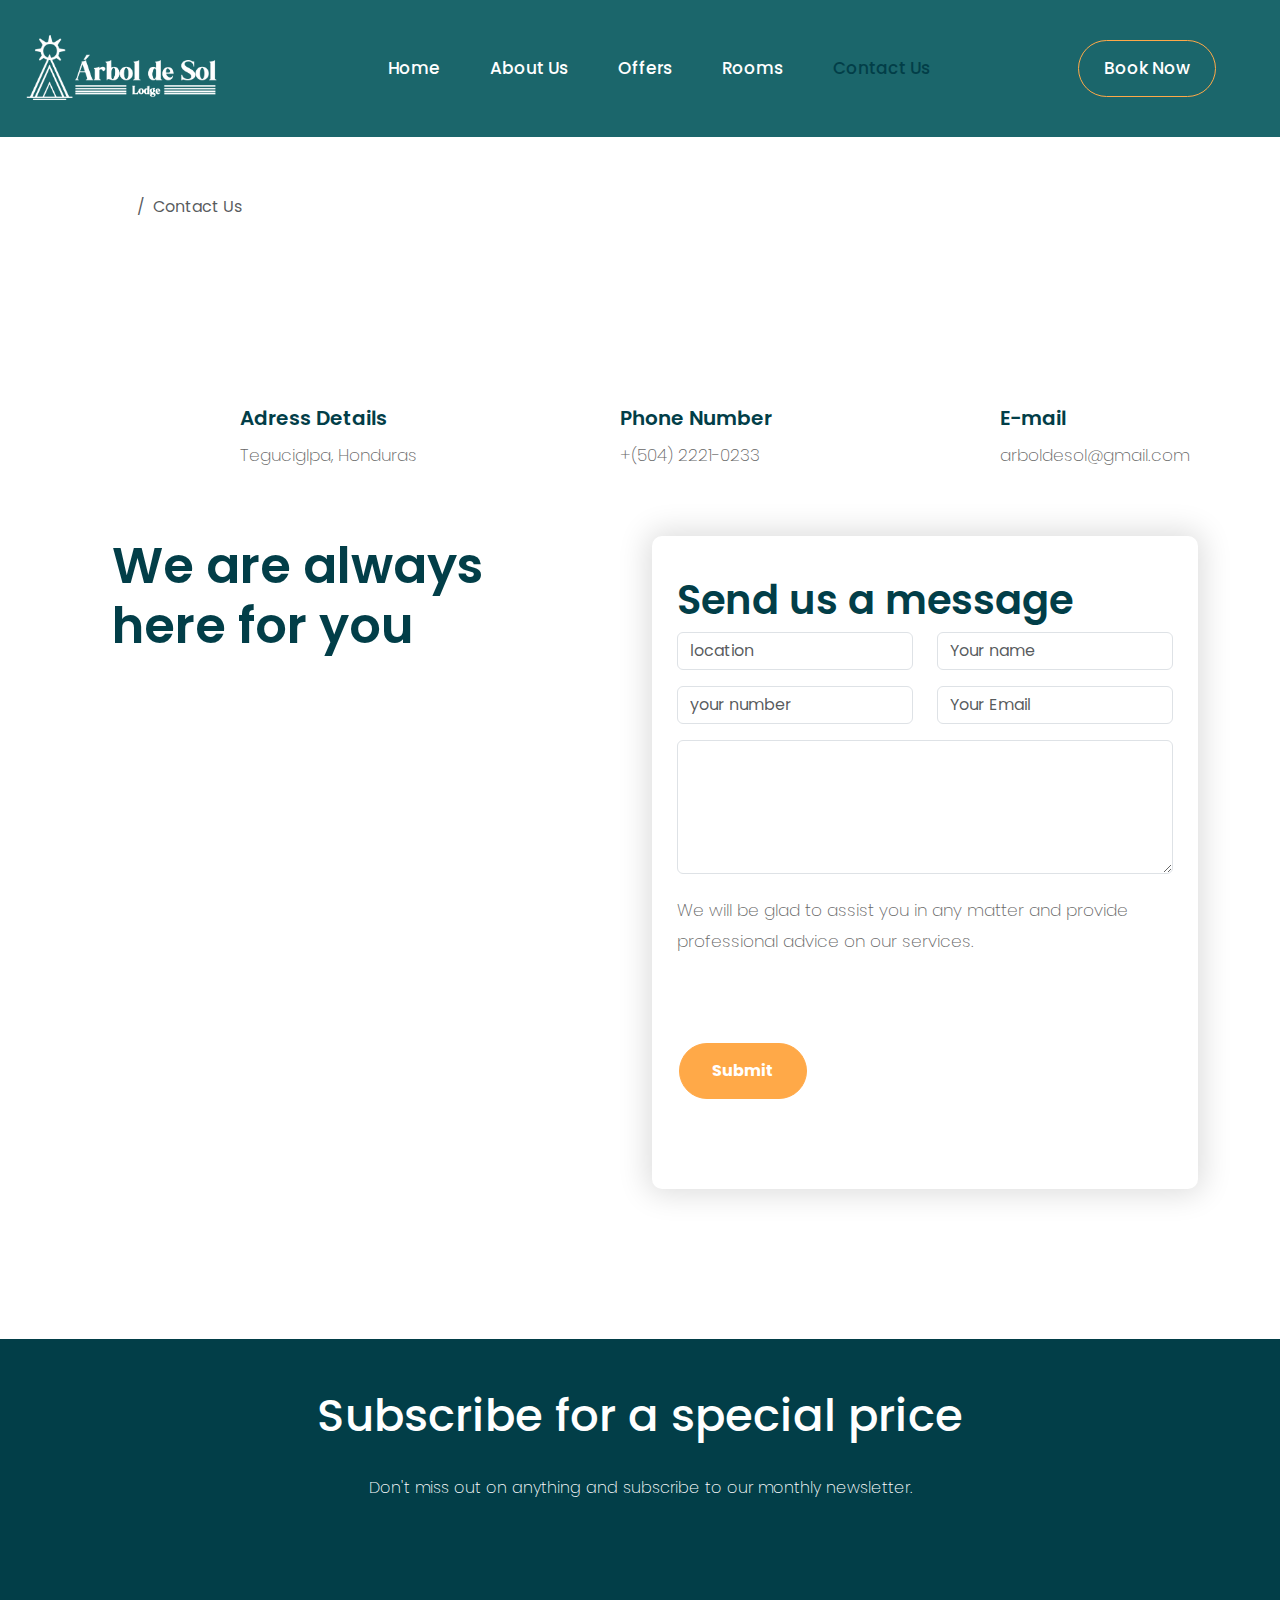
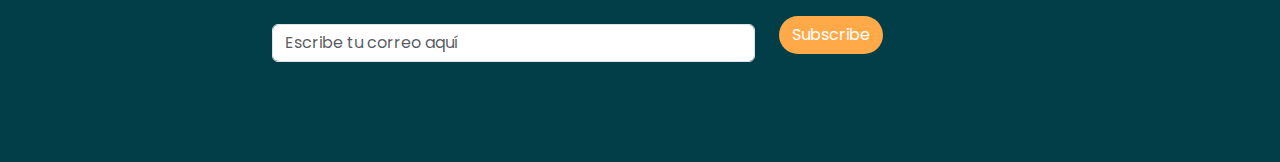
<file: contactus.html>
<!doctype html>
<html>
<head>
<meta charset="utf-8">
<meta name="viewport" content="width=device-width, initial-scale=1.0">
	
<title>Contact Us - Arbol de Sol</title>
<link href="css/bootstrap.min.css" rel="stylesheet">
<link href="css/bootstrap-custom.css" rel="stylesheet">
<link rel= "stylesheet" href= "https://maxst.icons8.com/vue-static/landings/line-awesome/line-awesome/1.3.0/css/line-awesome.min.css" >
<link href="css/style.css" rel="Stylesheet">
	
	<meta name="Description" content="Pagina de contact de arbol de sol Honduras"> 
	<meta name="Keywords" content="hotel, resort, reservaciones, contacto, servicio al cliente">
</head>

<body>
	
	<header>
				<div class="container-fluid">
					<nav class="navbar navbar-expand-lg navbar-light bg-light">
			  <div class="container-fluid">
				<a class="navbar-brand" href="index.html"><img src="img/logoTrue.png" alt="logo" class="img-fluid width=100">
						</a>


				<button class="navbar-toggler" type="button" data-bs-toggle="collapse" data-bs-target="#navbarNav" aria-controls="navbarNav" aria-expanded="false" aria-label="Toggle navigation">
				 <i class="las la-bars"></i>

				</button>


				<div class="collapse navbar-collapse" id="navbarNav">
				  <ul class="navbar-nav ms-auto">
					<li class="nav-item ">
					  <a class="nav-link"  href="index.html">Home</a>
					</li>
					<li class="nav-item">
					  <a class="nav-link" href="aboutus.html">About Us</a>
					</li>
					<li class="nav-item">
					  <a class="nav-link" href="#">Offers</a>
					</li>
					   <li class="nav-item">
					  <a class="nav-link" href="rooms.html">Rooms</a>
					</li>
				   <li class="nav-item active">
					  <a class="nav-link" href="contactus.html">Contact Us</a>
					</li>

				  </ul>
					
					
					<ul class="navbar-nav ms-auto">
		  <li class="nav-item">
          <a class="nav-link btn btn-nav" href="rooms.html">Book Now</a>
        </li>
		</ul>


				</div>
			  </div>
			</nav>	
					</div>

			</header>
	
	
	
	<section id="hero-title">
		<div class="container">
			
			<h1>Contact Us</h1>
			
			<ol class="breadcrumb">
    <li class="breadcrumb-item"><a href="index.html">Home</a></li>
    <li class="breadcrumb-item active" aria-current="page">Contact Us</li>
  </ol>
		
		</div>
	
	</section>
	
	
	
	<section id="contacto" class="section">
		<div class="container mt-5">
			<div class="row">
			
			<article class="col-lg-4 col-sm-6 col-12">
				<div class="row">
					
					<article class="col-lg-5 col-sm-5 col-5"><i class="las la-map-marker-alt icon-contacto"></i>
					</article>
					<article class="col-lg-7 col-sm-7 col-7">
						<h3>Adress Details</h3>
						<p>Teguciglpa, Honduras</p>
					
					</article>
				</div>
				</article>
				
				
				
				<article class="col-lg-4 col-sm-6 col-12">
				<div class="row">
					
					<article class="col-lg-5 col-sm-5 col-5"><i class="las la-phone icon-contacto"></i>
					</article>
					<article class="col-lg-7 col-sm-7 col-7">
						<h3>Phone Number</h3>
						<p class="mb-1">+(504) 2221-0233</p>
					
					</article>
				</div>
				</article>
				
				
				
				<article class="col-lg-4 col-sm-6 col-12 offset-sm-3 offset-lg-0">
				<div class="row">
					
					<article class="col-lg-5 col-sm-6 col-12"><i class="las la-envelope icon-contacto"></i>
					</article>
					<article class="col-lg-7 col-sm-6 col-12">
						<h3>E-mail</h3>
						<p class="mb-1">arboldesol@gmail.com</p>
					
					</article>
				</div>
				</article>
			
			</div>
		
	
		
		
		<div class="row mt-5">
		<article class="col-lg-6 col-sm-6 col-12">
			<h4>We are always <br>here for you</h4>
		</article>
		
			
			<article class="col-lg-6 col-sm-6 col-12">
			
			<div class="formulario">
				<h2 class="titulos">Send us a message</h2>
				
				
				<form action="" method="post">
				<div class="row">
					
					<article class="col-lg-6 col-sm-6 col-12">
						<input type="text" name="location" class="form-control" placeholder="location">
					
					</article>
					
					
					<article class="col-lg-6 col-sm-6 col-12">
						<input type="text" name="name" class="form-control" placeholder="Your name" required>
					
					</article>
					</div>
					
					
					<div class="row mt-3">
					
					<article class="col-lg-6 col-sm-6 col-12">
						<input type="tel" name="number" class="form-control" placeholder="your number" required>
					
					</article>
					
					
					<article class="col-lg-6 col-sm-6 col-12">
						<input type="email" name="email" class="form-control" placeholder="Your Email" required>
					</article>
					</div>
					
					<div class="row mt-3"> 
						<article class="col-lg-12 col-sm-12 col-12">
							<textarea name="message" class="form-control" cols="10" rows="5"></textarea>
					</article>
					</div>
					
					
					<div class="row mt-3"> 
						<article class="col-lg-12 col-sm-12 col-12">
							<p>We will be glad to assist you in any matter and provide professional advice on our services.</p>
					</article>
					</div>
					
					<div class="row mt-3"> 
						<article class="col-lg-12 col-sm-12 col-12">
							<button type="submit" class="btn btn-sol">Submit</button>
							
					</article>
					</div>
			</form>
			
			</div>
		
		</article>
		
		
		</div>
		</div>
	</section>
	
	
	
	<section id="subscribe">
				<div class="container ">
					<div class="row">

						<h1 class="titulo">Subscribe for a special price</h1>
						<p>Don't miss out on anything and subscribe to our monthly newsletter.</p>

						<article class="mt-3 col-lg-8 col-sm-4 col-12 m-auto">
							<form action method="post">
								<div class="row">
									<article class="mt-2 col-lg-8 col-sm-4 col-12" >
										<input name="email" type="email" class="form-control" placeholder="Escribe tu correo aquí" required>

									</article>
								
									<article class="col-lg-4 col-sm-6 col-12 ">
										<button type="subscribe" class="btn btn-sub">Subscribe
										</button>

									</article>

								</div>

							</form>

						</article>

					</div>

				</div>

			</section>
	
	
	
	<script src="js/jquery.min.js"> </script>
	<script src="js/bootstrap.min.js"></script>
		
		
	
	
	<!-- Google tag (gtag.js) -->
<script async src="https://www.googletagmanager.com/gtag/js?id=G-TXMSMW7FF0"></script>
<script>
  window.dataLayer = window.dataLayer || [];
  function gtag(){dataLayer.push(arguments);}
  gtag('js', new Date());

  gtag('config', 'G-TXMSMW7FF0');
</script>
</body>
</html>
</file>
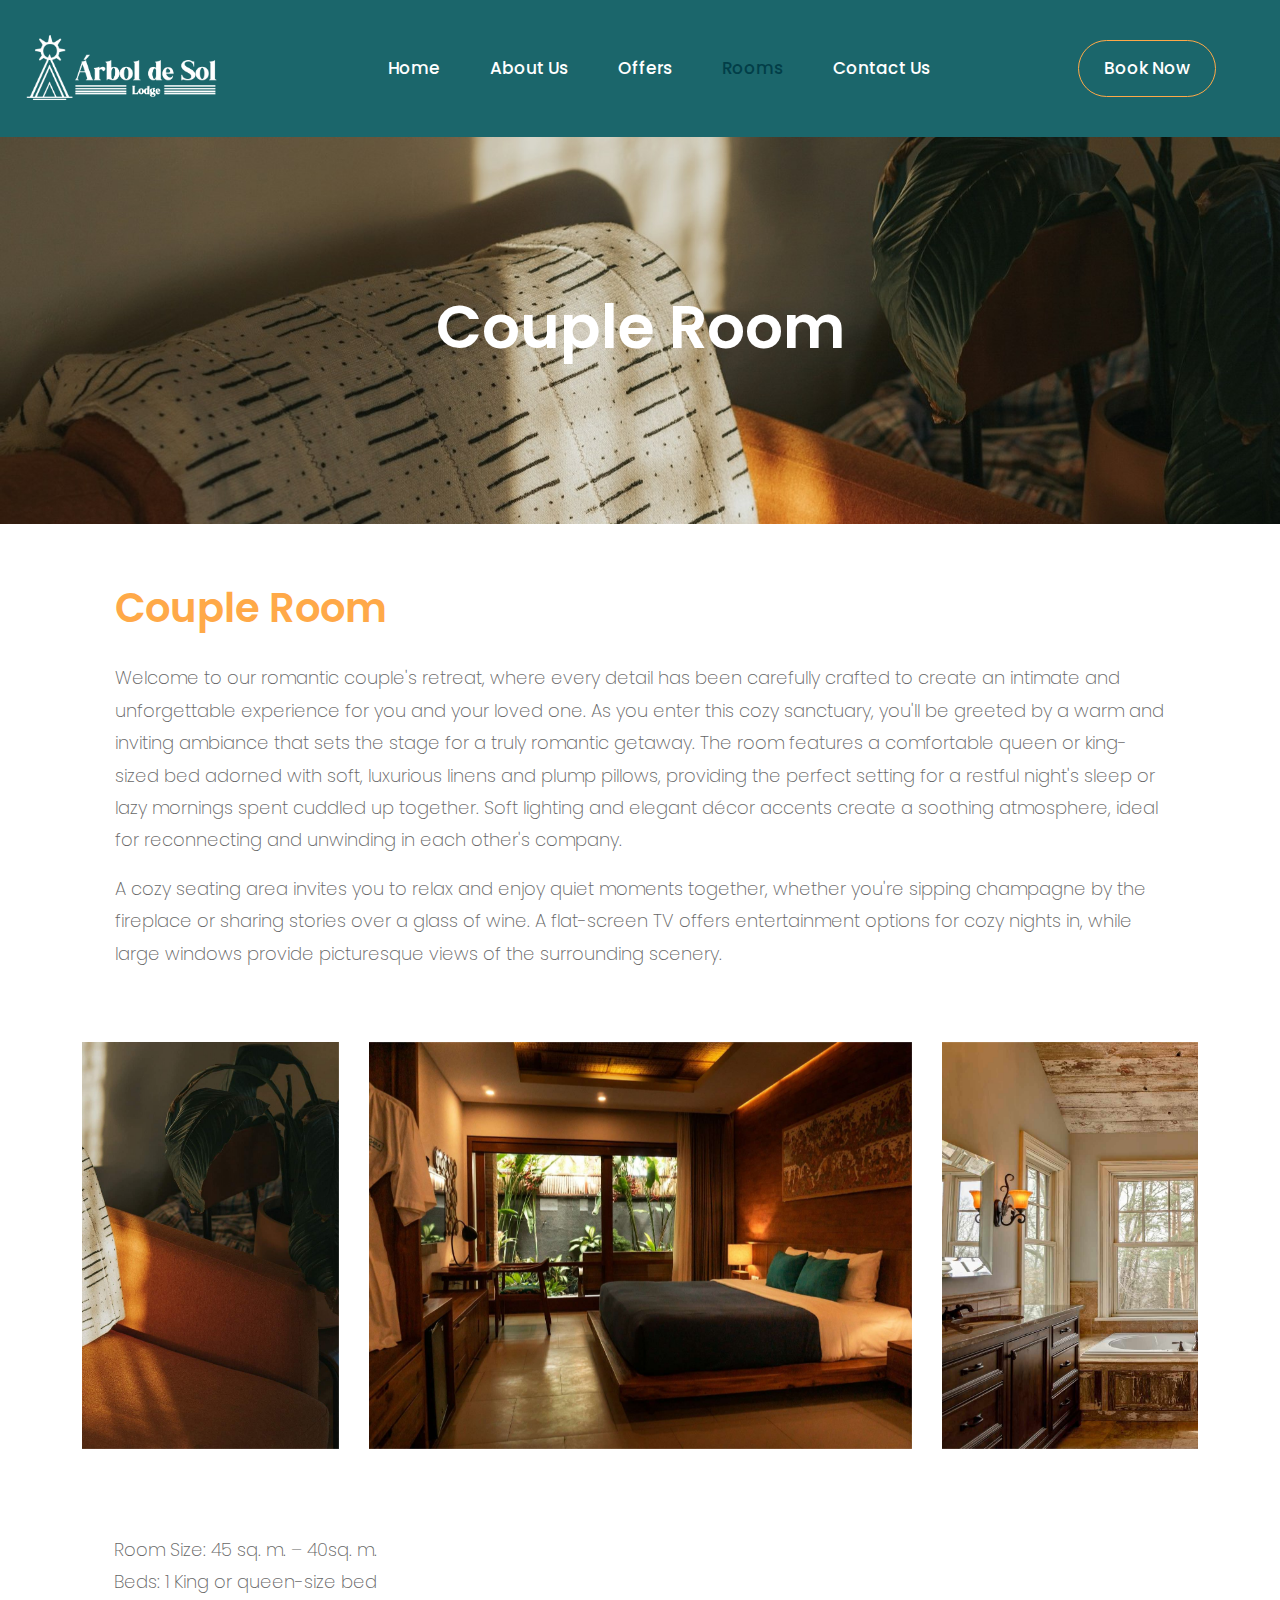
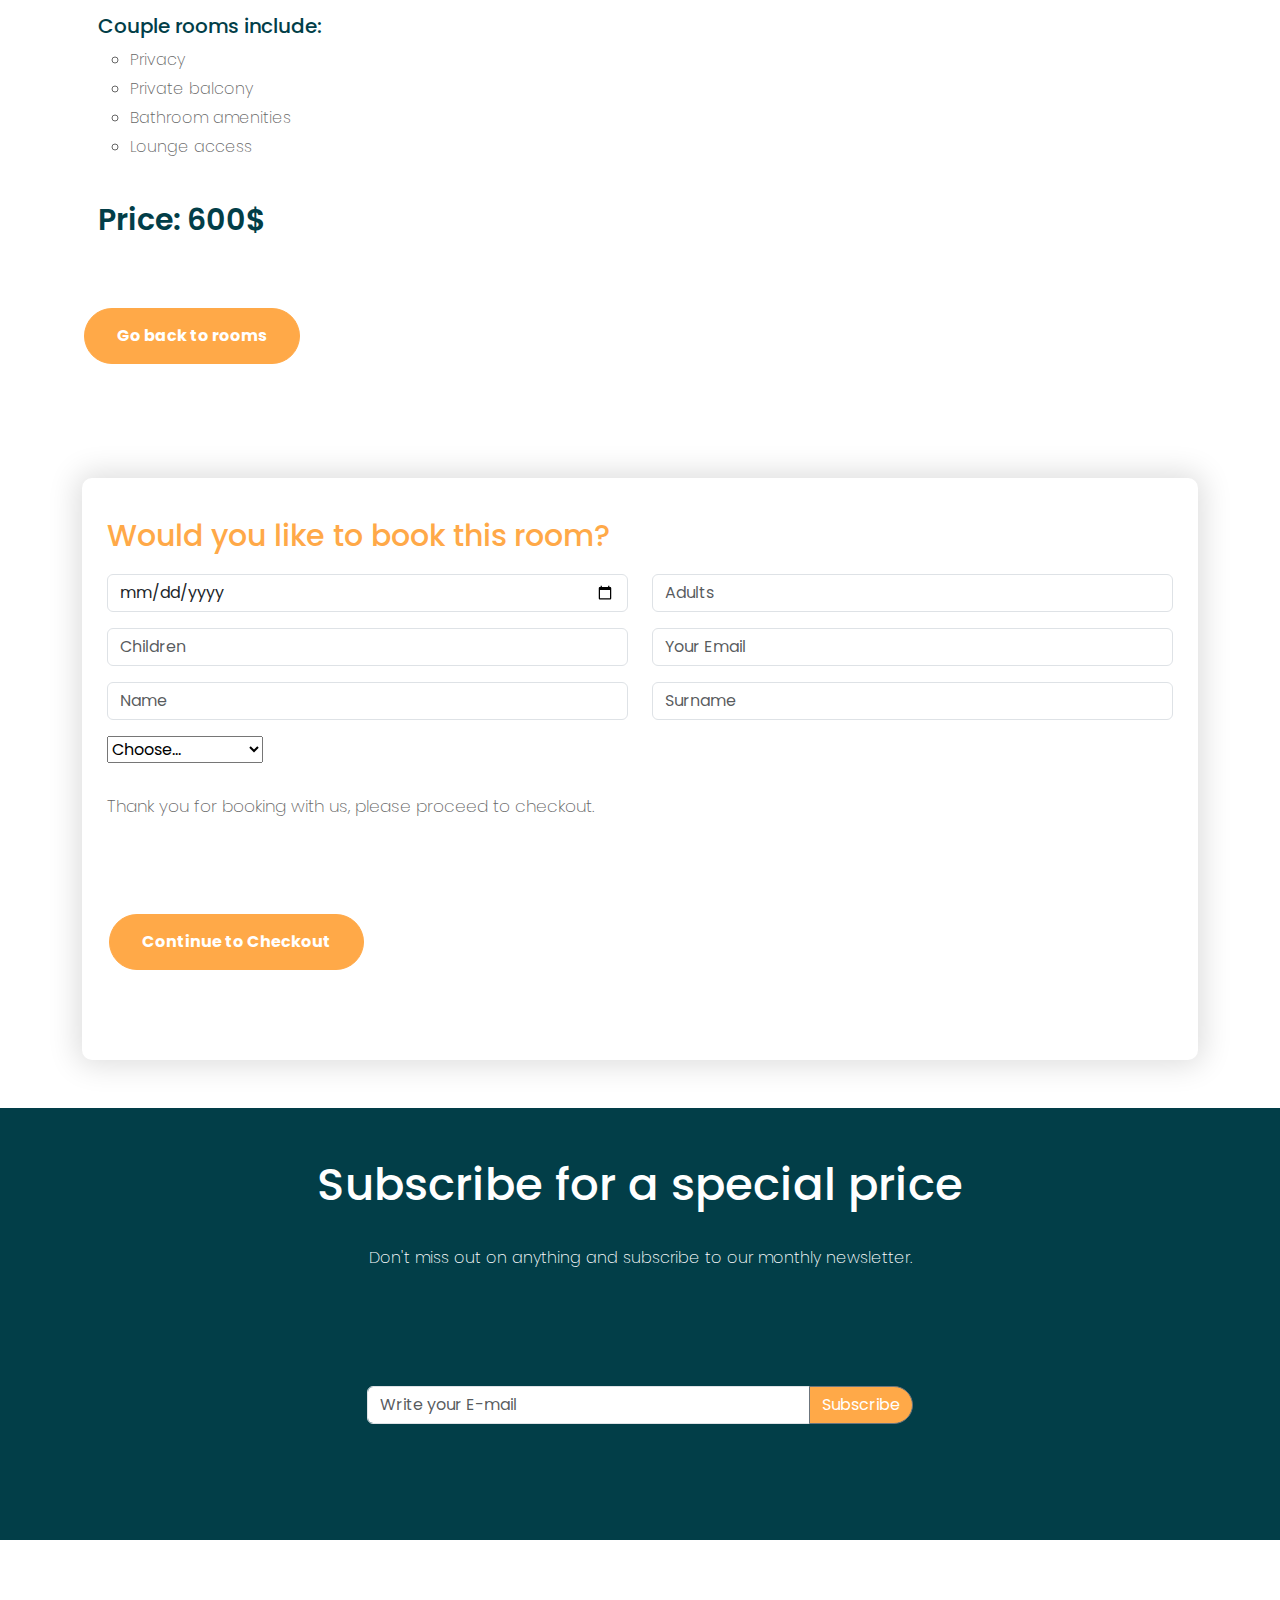
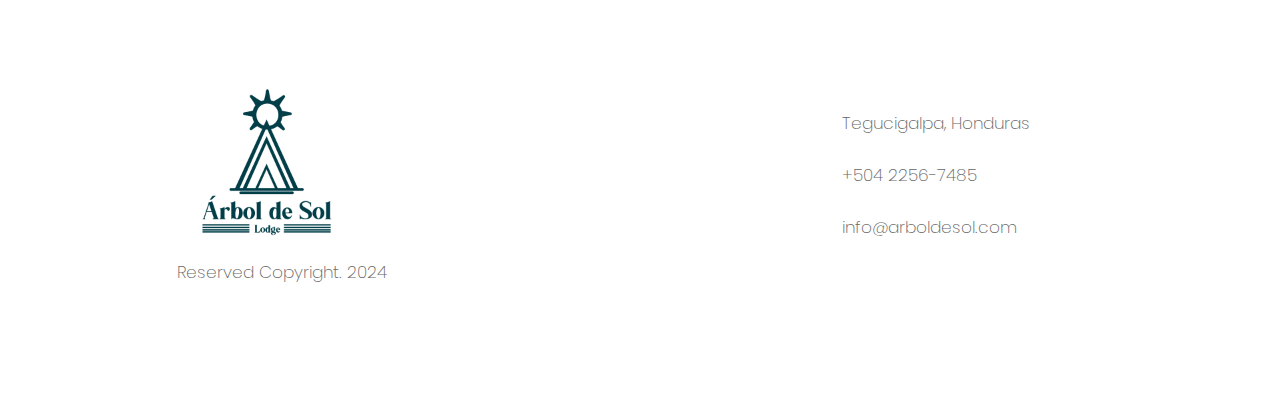
<file: coupleroom.html>
<!doctype html>
<html>
<head>
<meta charset="utf-8">

<meta name="viewport" content="width=device-width, initial-scale=1.0">
<link rel="icon" href="img/icon.png" > 
	
<title>Couple Room - Arbol de Sol</title>
<link href="css/bootstrap.min.css" rel="stylesheet">
<link href="css/bootstrap-custom.css" rel="stylesheet">
<link rel= "stylesheet" href= "https://maxst.icons8.com/vue-static/landings/line-awesome/line-awesome/1.3.0/css/line-awesome.min.css" >
	<link rel="stylesheet" href="css/owl.carousel.min.css">
<link href="css/style.css" rel="Stylesheet">
	
	<meta name="Description" content="Pagina de habitaciones de arbol de sol Honduras"> 
	<meta name="Keywords" content="hotel, resort, honduras, habitaciones, habitaciones clasicas, classic room, reservaciones, rooms arbol de sol">
</head>

<body>
	
	<header>
				<div class="container-fluid">
					<nav class="navbar navbar-expand-lg navbar-light bg-light">
			  <div class="container-fluid">
				<a class="navbar-brand" href="index.html"><img src="img/logoTrue.png" alt="logo" class="img-fluid width=100">
						</a>


				<button class="navbar-toggler" type="button" data-bs-toggle="collapse" data-bs-target="#navbarNav" aria-controls="navbarNav" aria-expanded="false" aria-label="Toggle navigation">
				 <i class="las la-bars"></i>

				</button>


				<div class="collapse navbar-collapse" id="navbarNav">
				  <ul class="navbar-nav ms-auto">
					<li class="nav-item">
					  <a class="nav-link"  href="index.html">Home</a>
					</li>
					<li class="nav-item  ">
					  <a class="nav-link" href="aboutus.html">About Us</a>
					</li>
					<li class="nav-item">
					  <a class="nav-link" href="offers.html">Offers</a>
					</li>
					   <li class="nav-item active">
					  <a class="nav-link" href="rooms.html">Rooms</a>
					</li>
				   <li class="nav-item">
					  <a class="nav-link" href="contactus.html">Contact Us</a>
					</li>

				  </ul>
					
					
					<ul class="navbar-nav ms-auto">
		  <li class="nav-item">
          <a class="nav-link btn btn-nav" href="rooms.html">Book Now</a>
        </li>
		</ul>


				</div>
			  </div>
			</nav>	
					</div>

			</header>
	
	
	
	<section id="hero-couple">
		<div class="container">
			
			<h1 class="hero-title">Couple Room</h1>
			
		</div>
	
	</section>
	
	
	<section id="classicrooms">
		<div class="container">
			
			
			
	
			<h2>Couple Room</h2>
			<p>Welcome to our romantic couple's retreat, where every detail has been carefully crafted to create an intimate and unforgettable experience for you and your loved one. As you enter this cozy sanctuary, you'll be greeted by a warm and inviting ambiance that sets the stage for a truly romantic getaway.

			The room features a comfortable queen or king-sized bed adorned with soft, luxurious linens and plump pillows, providing the perfect setting for a restful night's sleep or lazy mornings spent cuddled up together. Soft lighting and elegant décor accents create a soothing atmosphere, ideal for reconnecting and unwinding in each other's company.</p>

			<p>A cozy seating area invites you to relax and enjoy quiet moments together, whether you're sipping champagne by the fireplace or sharing stories over a glass of wine. A flat-screen TV offers entertainment options for cozy nights in, while large windows provide picturesque views of the surrounding scenery. </p>
			
			
			
			<div class="owl-carousel">
				<article class="classic">
					<img src="img/couple2.jpg" alt="room2" class="img-fluid">
				</article>
				
				<article class="classic">
					<img src="img/coupleroom1.jpg" alt="room1" class="img-fluid">
				</article>
				
				<article class="classic">
					<img src="img/coupleroom3.jpg" alt="room1" class="img-fluid">
				</article>
			
			</div>
		
		</div>
	
	
		<div class="container">
			<article class="col-lg-6 col-sm-6 col-12 ps-3">
						<p>Room Size: 45 sq. m. – 40sq. m. <br>Beds: 1 King or queen-size bed </p>
			
				<h6>Couple rooms include:</h6>
				
				
						
						<ul>
							<li> Privacy </li>
							<li> Private balcony</li>
							<li> Bathroom amenities </li>
							<li> Lounge access </li>
						</ul>
				
				<h4>Price: 600$ </h4>
				
			</article>
		</div>
	<div class="container">
		<a class="btn btn-dark btn-sol" href="rooms.html">Go back to rooms</a>
		</div>
		
						</section>
	
	
						
					
				<section id="booking">
					<div class="container">
						<div class="row">
						
							
			<article class="col-lg-12 col-sm-12 col-12 mb-5">
			
			<div class="formulario">
				<h3>Would you like to book this room?</h3>

				
				
				<form action="" method="post">
				<div class="row">
					
					<article class="col-lg-6 col-sm-6 col-12">
						<input type="date" name="date" class="form-control" placeholder="Date">
					
					</article>
					
					
					<article class="col-lg-6 col-sm-6 col-12">
						<input type="number" name="adults" class="form-control" placeholder="Adults" required>
					
					</article>
					</div>
					
					
					<div class="row mt-3">
					
					<article class="col-lg-6 col-sm-6 col-12">
						<input type="number" name="children" class="form-control" placeholder="Children" required>
					
					</article>
					
					
					<article class="col-lg-6 col-sm-6 col-12">
						<input type="email" name="email" class="form-control" placeholder="Your Email" required>
					</article>
					</div>
					
					<div class="row mt-3">
					
					<article class="col-lg-6 col-sm-6 col-12">
						<input type="text" name="name" class="form-control" placeholder="Name" required>
					
					</article>
					
					
					
					<article class="col-lg-6 col-sm-6 col-12">
						<input type="Text" name="surname" class="form-control" placeholder="Surname" required>
					
					</article>
					</div>
					
					
					<div class="row mt-3">

					<article class="col-lg-12 col-sm-12 col-12">
       <select class="custom-select mr-sm-2" id="inlineFormCustomSelect">
        <option selected>Choose...</option>
        <option value="1">Classic Room</option>
        <option value="2">Family Room</option>
        <option value="3">Presidential Suite</option>
		  <option value="3">Suite</option>
      </select>
    </article>
					</div>
					
					

					
					<div class="row mt-3"> 
						<article class="col-lg-12 col-sm-12 col-12">
							<p>Thank you for booking with us, please proceed to checkout.</p>
					</article>
					</div>
					
					<div class="row mt-3"> 
						<article class="col-lg-12 col-sm-12 col-12">
							<a class="nav-link btn btn-sol" href="Checkout.html">Continue to Checkout</a>
							
					</article>
					</div>
			</form>
			
			</div>
		
		</article>
		
						
						
						</div>
					
					
					</div>
				
				</section>
			
			
		<section id="subscribe">
						<div class="container ">
							<div class="row">

								<h4 class="titulo">Subscribe for a special price</h4>
								<p>Don't miss out on anything and subscribe to our monthly newsletter.</p>

								<article class="mt-3 col-lg-6 col-sm-4 col-12 m-auto offset-lg-3">
									<form action method="post">
										<div class="row">
											<div class="input-group mb-3">
											  <input type="email" class="form-control" placeholder="Write your E-mail" aria-label="Recipient's username" aria-describedby="button-addon2">
											  <button class="btn btn-outline-secondary btn-sub" type="button" id="button-addon2">Subscribe</button>
											</div>



										</div>

									</form>

								</article>

							</div>

						</div>

					</section>




			  <footer>
		  <div class="container">
			<div class="row">
			  <div class="col-lg-6 col-sm-6 col-12 mt-2 offset-sm-1">
				<img src="img/losads-01.png" alt="logoads" width="180" class="img-fluid width=200">
				<p>Reserved Copyright. 2024</p>  
			  </div>

			  <div class="col-lg-3 col-sm-6 col-12 offset-sm-1">
				<h3>Contact Us</h3>
				<p><i class="las la-map-marker icon-footer"></i> Tegucigalpa, Honduras</p>
				<p><i class="las la-phone-alt icon-footer"></i> +504 2256-7485</p>
				<p><i class="las la-envelope icon-footer"></i> info@arboldesol.com</p>  
			  </div>

			  <div class="col-lg-3 col-sm-6 col-12 offset-sm-1">
				<h3>Follow Us</h3>
				<i class="lab la-facebook icon-footer"></i>
				<i class="lab la-twitter icon-footer"></i> 
				<i class="lab la-youtube icon-footer"></i>
				<i class="lab la-instagram "></i>
			  </div>

			</div>
		  </div>
		</footer>
	
	
	
	
	<script src="js/jquery.min.js"> </script>
	<script src="js/bootstrap.min.js"></script>
	<script src="js/owl.carousel.min.js"></script>

<script>
	
	$(document).ready(function(){
		
      $(".owl-carousel").owlCarousel({
				items: 1,
				loop: true,
				autoplay: true,
				smartSpeed: 800,
				margin: 30,
				center: true,
				dots: true,
				responsive: {
					0: {
						items: 1
					},
					480: {
						items: 1
					},
					992: {
						items: 2
					}
				}
			});
		
    });
	
</script>
	
	
	
		
	<!-- Google tag (gtag.js) -->
<script async src="https://www.googletagmanager.com/gtag/js?id=G-TXMSMW7FF0"></script>
<script>
  window.dataLayer = window.dataLayer || [];
  function gtag(){dataLayer.push(arguments);}
  gtag('js', new Date());

  gtag('config', 'G-TXMSMW7FF0');
</script>
	
	</body>
</html>
</file>
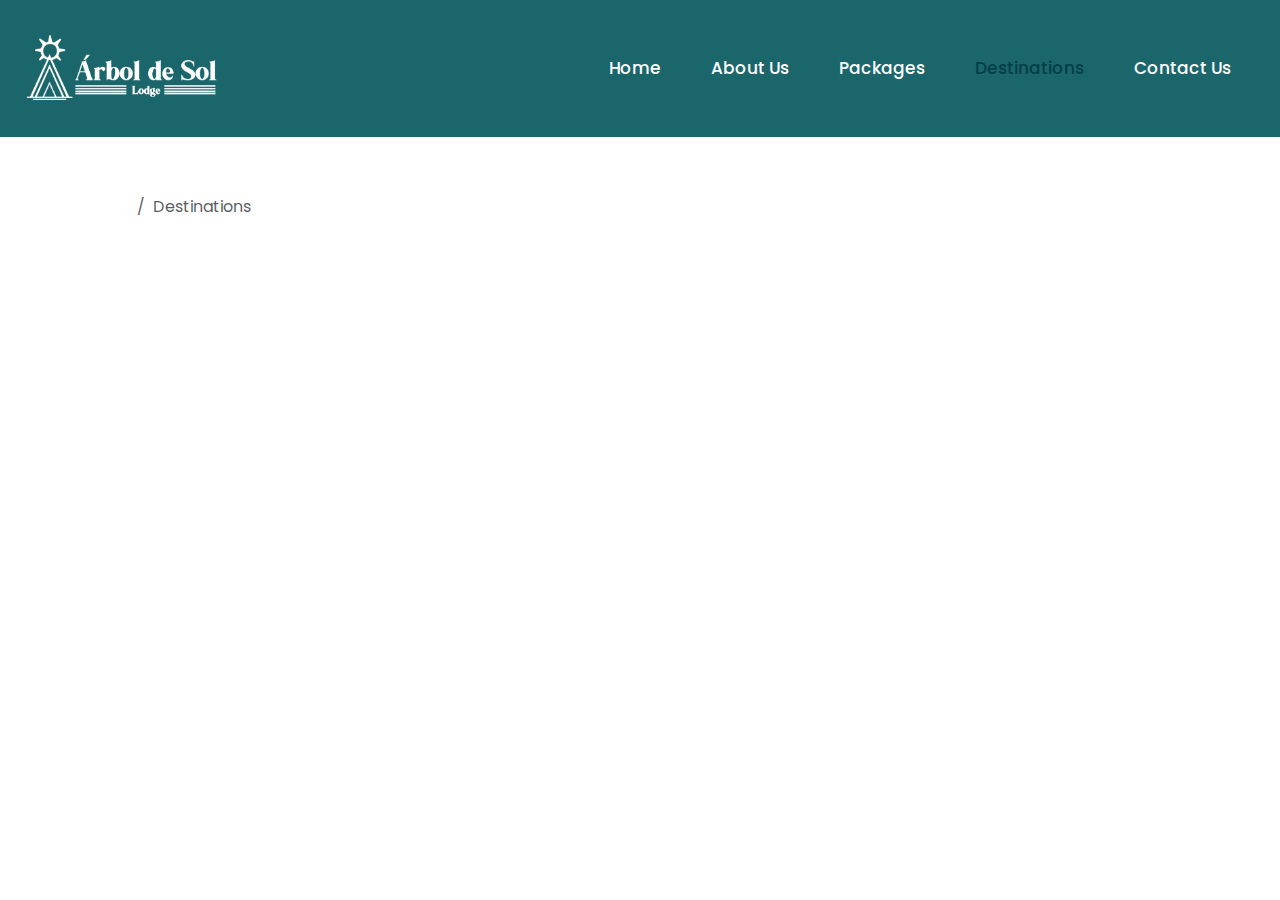
<file: Destinations.html>
<!doctype html>
<html>
<head>
<meta charset="utf-8">
<meta name="viewport" content="width=device-width, initial-scale=1.0">
	
<title>Arbol de Sol</title>
<link href="css/bootstrap.min.css" rel="stylesheet">
<link href="css/bootstrap-custom.css" rel="stylesheet">
<link rel= "stylesheet" href= "https://maxst.icons8.com/vue-static/landings/line-awesome/line-awesome/1.3.0/css/line-awesome.min.css" >
<link href="css/style.css" rel="Stylesheet">
</head>

<body>
	
	<header>
				<div class="container-fluid">
					<nav class="navbar navbar-expand-lg navbar-light bg-light">
			  <div class="container-fluid">
				<a class="navbar-brand" href="index.html"><img src="img/logoTrue.png" alt="logo" class="img-fluid width=100">
						</a>


				<button class="navbar-toggler" type="button" data-bs-toggle="collapse" data-bs-target="#navbarNav" aria-controls="navbarNav" aria-expanded="false" aria-label="Toggle navigation">
				 <i class="las la-bars"></i>

				</button>


				<div class="collapse navbar-collapse" id="navbarNav">
				  <ul class="navbar-nav ms-auto">
					<li class="nav-item">
					  <a class="nav-link"  href="index.html">Home</a>
					</li>
					<li class="nav-item  ">
					  <a class="nav-link" href="aboutus.html">About Us</a>
					</li>
					<li class="nav-item">
					  <a class="nav-link" href="#">Packages</a>
					</li>
					   <li class="nav-item active">
					  <a class="nav-link" href="destinations.html">Destinations</a>
					</li>
				   <li class="nav-item">
					  <a class="nav-link" href="contactus.html">Contact Us</a>
					</li>

				  </ul>


				</div>
			  </div>
			</nav>	
					</div>

			</header>
	
	
	
	<section id="hero-title">
		<div class="container">
			
			<h1>Destinations</h1>
			
			<ol class="breadcrumb">
    <li class="breadcrumb-item"><a href="index.html">Home</a></li>
    <li class="breadcrumb-item active" aria-current="page">Destinations</li>
  </ol>
		
		</div>
	
	</section>
	
	
	<script src="js/jquery.min.js"> </script>
	<script src="js/bootstrap.min.js"></script>

</body>
</html>
</file>
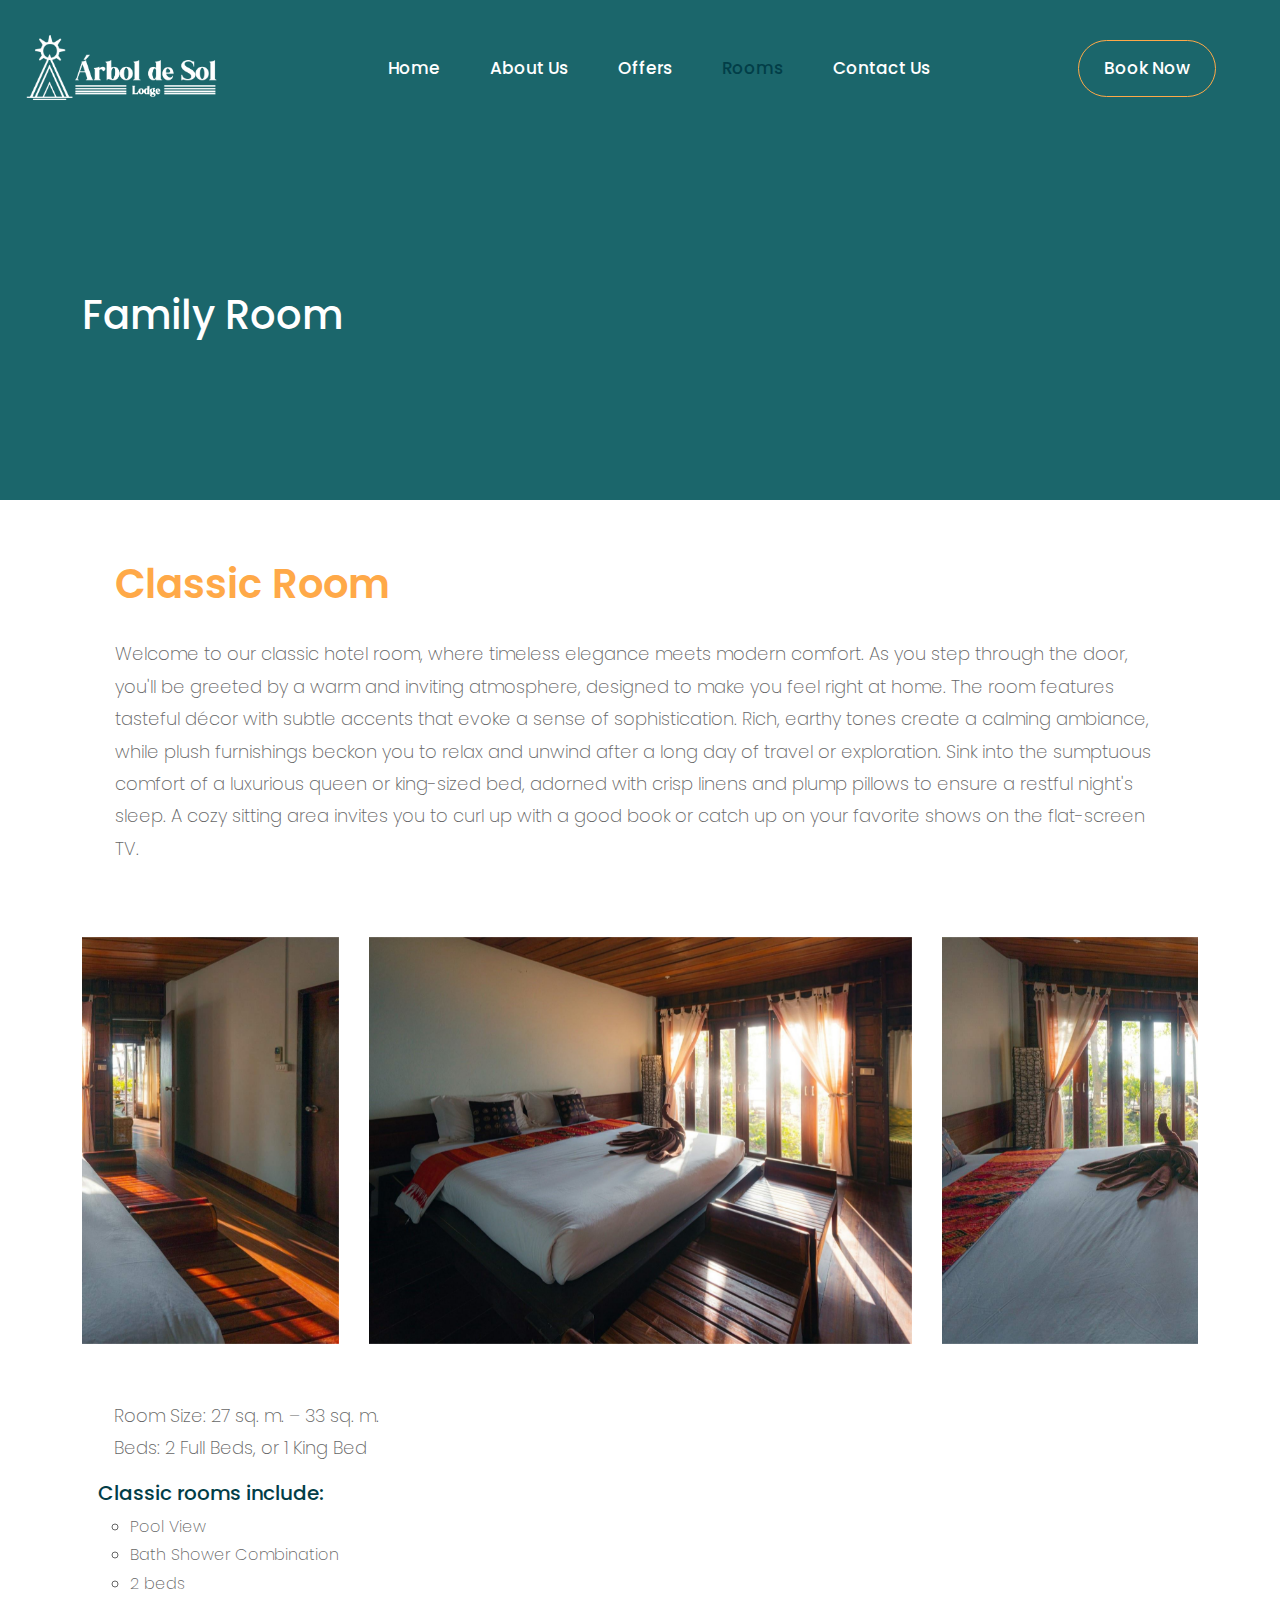
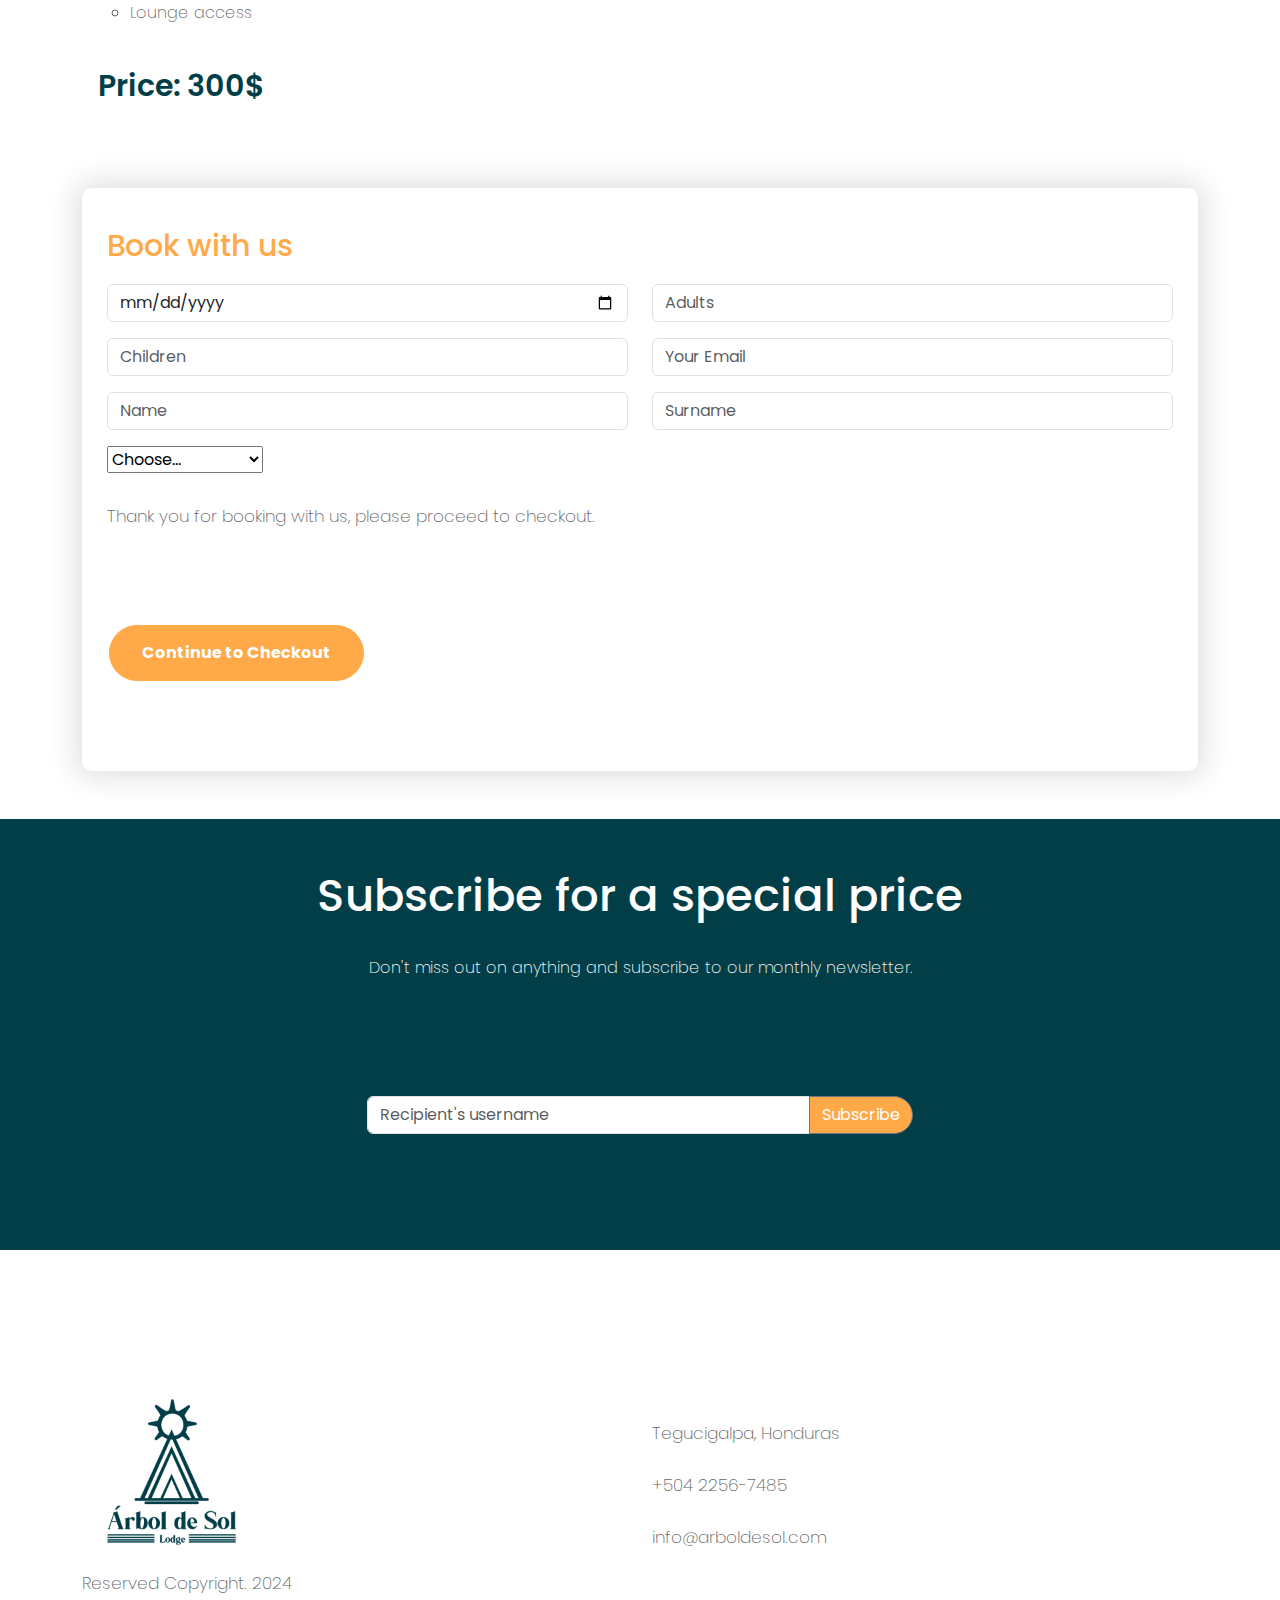
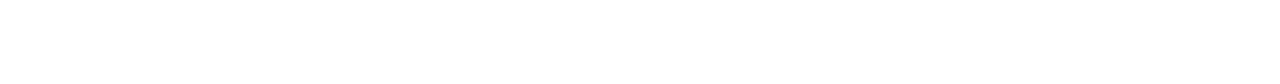
<file: familyroom.html>
<!doctype html>
<html>
<head>
<meta charset="utf-8">

<meta name="viewport" content="width=device-width, initial-scale=1.0">
	
<title>Family Rooom - Arbol de Sol</title>
<link href="css/bootstrap.min.css" rel="stylesheet">
<link href="css/bootstrap-custom.css" rel="stylesheet">
<link rel= "stylesheet" href= "https://maxst.icons8.com/vue-static/landings/line-awesome/line-awesome/1.3.0/css/line-awesome.min.css" >
	<link rel="stylesheet" href="css/owl.carousel.min.css">
<link href="css/style.css" rel="Stylesheet">
	
	<meta name="Description" content="Pagina de habitaciones de arbol de sol Honduras"> 
	<meta name="Keywords" content="hotel, resort, honduras, habitaciones, habitaciones clasicas, classic room, reservaciones, rooms arbol de sol">
</head>

<body>
	
	<header>
				<div class="container-fluid">
					<nav class="navbar navbar-expand-lg navbar-light bg-light">
			  <div class="container-fluid">
				<a class="navbar-brand" href="index.html"><img src="img/logoTrue.png" alt="logo" class="img-fluid width=100">
						</a>


				<button class="navbar-toggler" type="button" data-bs-toggle="collapse" data-bs-target="#navbarNav" aria-controls="navbarNav" aria-expanded="false" aria-label="Toggle navigation">
				 <i class="las la-bars"></i>

				</button>


				<div class="collapse navbar-collapse" id="navbarNav">
				  <ul class="navbar-nav ms-auto">
					<li class="nav-item">
					  <a class="nav-link"  href="index.html">Home</a>
					</li>
					<li class="nav-item  ">
					  <a class="nav-link" href="aboutus.html">About Us</a>
					</li>
					<li class="nav-item">
					  <a class="nav-link" href="#">Offers</a>
					</li>
					   <li class="nav-item active">
					  <a class="nav-link" href="rooms.html">Rooms</a>
					</li>
				   <li class="nav-item">
					  <a class="nav-link" href="contactus.html">Contact Us</a>
					</li>

				  </ul>
					
					
					<ul class="navbar-nav ms-auto">
		  <li class="nav-item">
          <a class="nav-link btn btn-nav" href="rooms.html">Book Now</a>
        </li>
		</ul>


				</div>
			  </div>
			</nav>	
					</div>

			</header>
	
	
	
	<section id="hero-rooms">
		<div class="container">
			
			<h1>Family Room</h1>
			
		</div>
	
	</section>
	
	
	<section id="classicrooms">
		<div class="container">
			
			
			
	
			<h2>Classic Room</h2>
			<p>Welcome to our classic hotel room, where timeless elegance meets modern comfort. As you step through the door, you'll be greeted by a warm and inviting atmosphere, designed to make you feel right at home.
			The room features tasteful décor with subtle accents that evoke a sense of sophistication. Rich, earthy tones create a calming ambiance, while plush furnishings beckon you to relax and unwind after a long day of travel or exploration.

			Sink into the sumptuous comfort of a luxurious queen or king-sized bed, adorned with crisp linens and plump pillows to ensure a restful night's sleep. A cozy sitting area invites you to curl up with a good book or catch up on your favorite shows on the flat-screen TV. </p>
			
			
			
			<div class="owl-carousel">
				<article class="classic">
					<img src="img/simpleroom1.jpg" alt="room2" class="img-fluid">
				</article>
				
				<article class="classic">
					<img src="img/simpleroom2.jpg" alt="room1" class="img-fluid">
				</article>
				
			
			</div>
		
		</div>
	
	
		<div class="container">
			<article class="col-lg-6 col-sm-6 col-12 ps-3">
						<p>Room Size: 27 sq. m. – 33 sq. m. <br>Beds: 2 Full Beds, or 1 King Bed</p>
			
				<h6>Classic rooms include:</h6>
				
				
						
						<ul>
							<li> Pool View </li>
							<li> Bath Shower Combination </li>
							<li> 2 beds </li>
							<li> Lounge access </li>
						</ul>
				
				<h4>Price: 300$ </h4>
				
			</article>
		</div>
	
						</section>
	
	
						
					
				<section id="booking">
					<div class="container">
						<div class="row">
						
							
			<article class="col-lg-12 col-sm-12 col-12 mb-5">
			
			<div class="formulario">
				<h3>Book with us</h3>

				
				
				<form action="" method="post">
				<div class="row">
					
					<article class="col-lg-6 col-sm-6 col-12">
						<input type="date" name="date" class="form-control" placeholder="Date">
					
					</article>
					
					
					<article class="col-lg-6 col-sm-6 col-12">
						<input type="number" name="adults" class="form-control" placeholder="Adults" required>
					
					</article>
					</div>
					
					
					<div class="row mt-3">
					
					<article class="col-lg-6 col-sm-6 col-12">
						<input type="number" name="children" class="form-control" placeholder="Children" required>
					
					</article>
					
					
					<article class="col-lg-6 col-sm-6 col-12">
						<input type="email" name="email" class="form-control" placeholder="Your Email" required>
					</article>
					</div>
					
					<div class="row mt-3">
					
					<article class="col-lg-6 col-sm-6 col-12">
						<input type="text" name="name" class="form-control" placeholder="Name" required>
					
					</article>
					
					
					
					<article class="col-lg-6 col-sm-6 col-12">
						<input type="Text" name="surname" class="form-control" placeholder="Surname" required>
					
					</article>
					</div>
					
					
					<div class="row mt-3">

					<article class="col-lg-12 col-sm-12 col-12">
       <select class="custom-select mr-sm-2" id="inlineFormCustomSelect">
        <option selected>Choose...</option>
        <option value="1">Classic Room</option>
        <option value="2">Family Room</option>
        <option value="3">Presidential Suite</option>
		  <option value="3">Suite</option>
      </select>
    </article>
					</div>
					
					

					
					<div class="row mt-3"> 
						<article class="col-lg-12 col-sm-12 col-12">
							<p>Thank you for booking with us, please proceed to checkout.</p>
					</article>
					</div>
					
					<div class="row mt-3"> 
						<article class="col-lg-12 col-sm-12 col-12">
							<a class="nav-link btn btn-sol" href="Checkout.html">Continue to Checkout</a>
							
					</article>
					</div>
			</form>
			
			</div>
		
		</article>
		
						
						
						</div>
					
					
					</div>
				
				</section>
			
			
		<section id="subscribe">
						<div class="container ">
							<div class="row">

								<h4 class="titulo">Subscribe for a special price</h4>
								<p>Don't miss out on anything and subscribe to our monthly newsletter.</p>

								<article class="mt-3 col-lg-6 col-sm-4 col-12 m-auto offset-lg-3">
									<form action method="post">
										<div class="row">
											<div class="input-group mb-3">
											  <input type="text" class="form-control" placeholder="Recipient's username" aria-label="Recipient's username" aria-describedby="button-addon2">
											  <button class="btn btn-outline-secondary btn-sub" type="button" id="button-addon2">Subscribe</button>
											</div>



										</div>

									</form>

								</article>

							</div>

						</div>

					</section>




			  <footer>
		  <div class="container">
			<div class="row">
			  <div class="col-lg-6 col-sm-6 col-12 mt-2">
				<img src="img/losads-01.png" alt="logoads" width="180" class="img-fluid width=200">
				<p>Reserved Copyright. 2024</p>  
			  </div>

			  <div class="col-lg-3 col-sm-6 col-12">
				<h3>Contact Us</h3>
				<p><i class="las la-map-marker icon-footer"></i> Tegucigalpa, Honduras</p>
				<p><i class="las la-phone-alt icon-footer"></i> +504 2256-7485</p>
				<p><i class="las la-envelope icon-footer"></i> info@arboldesol.com</p>  
			  </div>

			  <div class="col-lg-3 col-sm-6 col-12">
				<h3>Follow Us</h3>
				<i class="lab la-facebook icon-footer"></i>
				<i class="lab la-twitter icon-footer"></i> 
				<i class="lab la-youtube icon-footer"></i>
				<i class="lab la-instagram "></i>
			  </div>

			</div>
		  </div>
		</footer>
	
	
	
	
	<script src="js/jquery.min.js"> </script>
	<script src="js/bootstrap.min.js"></script>
	<script src="js/owl.carousel.min.js"></script>

<script>
	
	$(document).ready(function(){
		
      $(".owl-carousel").owlCarousel({
				items: 1,
				loop: true,
				autoplay: true,
				smartSpeed: 800,
				margin: 30,
				center: true,
				dots: true,
				responsive: {
					0: {
						items: 1
					},
					480: {
						items: 1
					},
					992: {
						items: 2
					}
				}
			});
		
    });
	
</script>
	
	
	
		
	<!-- Google tag (gtag.js) -->
<script async src="https://www.googletagmanager.com/gtag/js?id=G-TXMSMW7FF0"></script>
<script>
  window.dataLayer = window.dataLayer || [];
  function gtag(){dataLayer.push(arguments);}
  gtag('js', new Date());

  gtag('config', 'G-TXMSMW7FF0');
</script>
	
	</body>
</html>
</file>
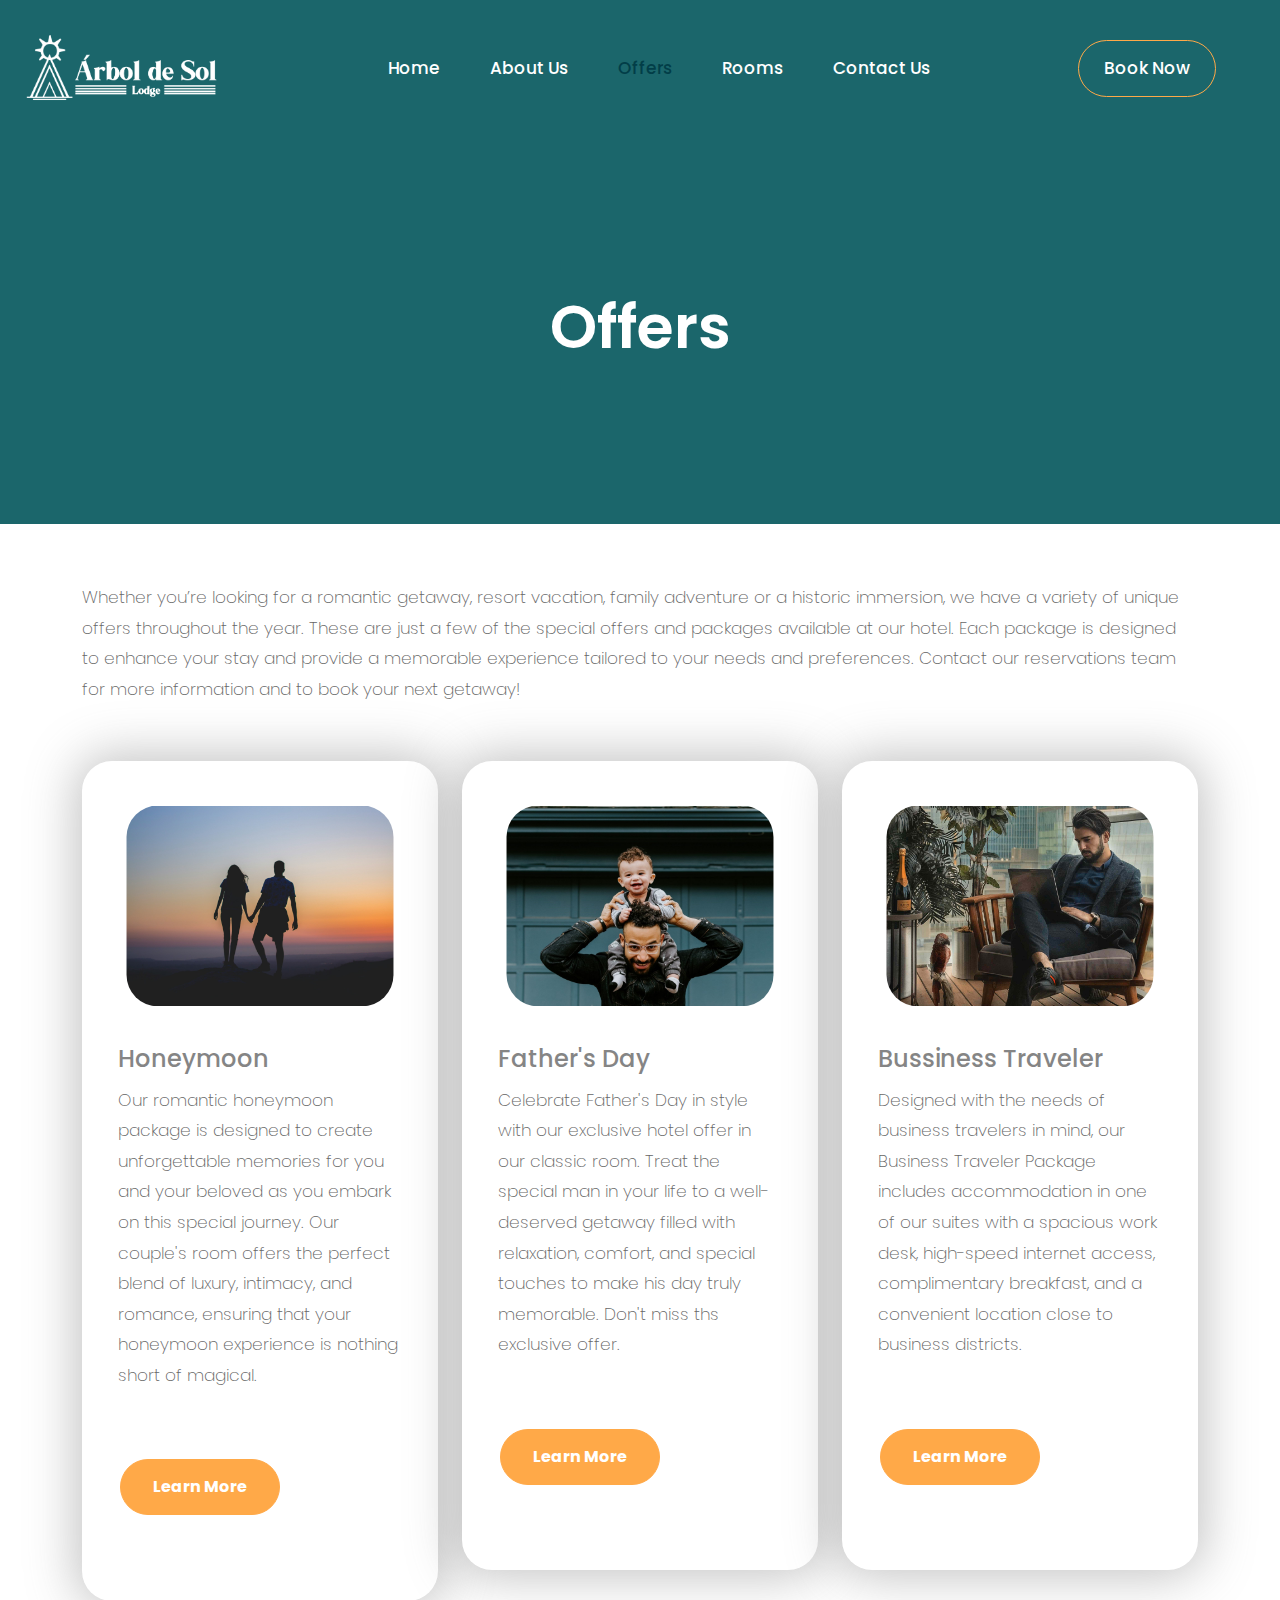
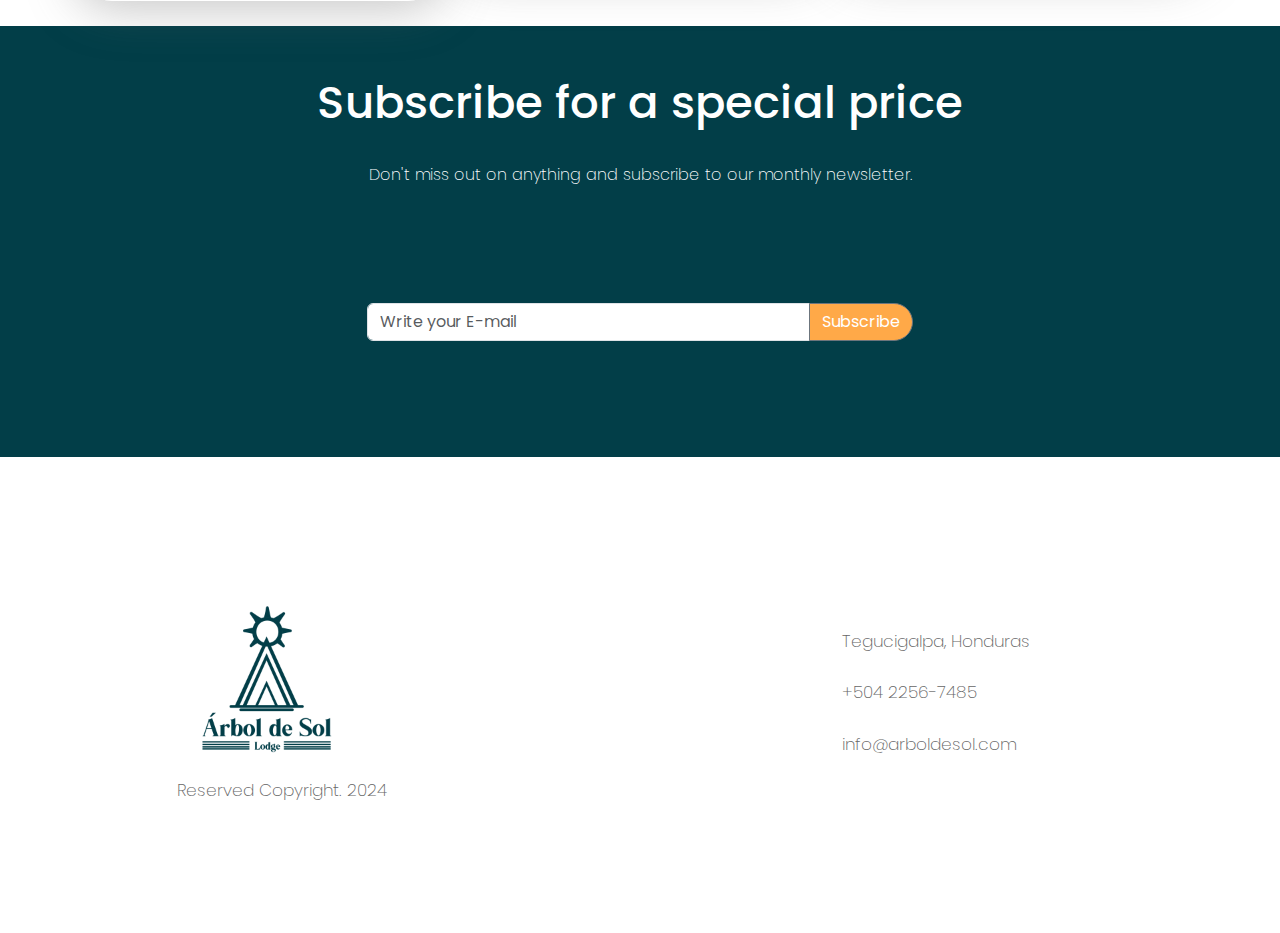
<file: offers.html>
<!doctype html>
<html>
<head>
<meta charset="utf-8">
<meta name="viewport" content="width=device-width, initial-scale=1.0">
<link rel="icon" href="img/icon.png" > 
	
<title>Offers - Arbol de Sol</title>
<link href="css/bootstrap.min.css" rel="stylesheet">
<link href="css/bootstrap-custom.css" rel="stylesheet">
<link rel= "stylesheet" href= "https://maxst.icons8.com/vue-static/landings/line-awesome/line-awesome/1.3.0/css/line-awesome.min.css" >
<link href="css/style.css" rel="Stylesheet">
	
	<meta name="Description" content="Pagina de offers de arbol de sol Honduras"> 
	<meta name="Keywords" content="hotel, resort, offers, special offers, ofertas especiales arbol de sol tegucigalpa">
</head>

<body>
	
	<header>
				<div class="container-fluid">
					<nav class="navbar navbar-expand-lg navbar-light bg-light">
			  <div class="container-fluid">
				<a class="navbar-brand" href="index.html"><img src="img/logoTrue.png" alt="logo" class="img-fluid width=100">
						</a>


				<button class="navbar-toggler" type="button" data-bs-toggle="collapse" data-bs-target="#navbarNav" aria-controls="navbarNav" aria-expanded="false" aria-label="Toggle navigation">
				 <i class="las la-bars"></i>

				</button>


				<div class="collapse navbar-collapse" id="navbarNav">
				  <ul class="navbar-nav ms-auto">
					<li class="nav-item ">
					  <a class="nav-link"  href="index.html">Home</a>
					</li>
					<li class="nav-item">
					  <a class="nav-link" href="aboutus.html">About Us</a>
					</li>
					<li class="nav-item active">
					  <a class="nav-link" href="offers.html">Offers</a>
					</li>
					   <li class="nav-item">
					  <a class="nav-link" href="rooms.html">Rooms</a>
					</li>
				   <li class="nav-item ">
					  <a class="nav-link" href="contactus.html">Contact Us</a>
					</li>

				  </ul>
					
					
					<ul class="navbar-nav ms-auto">
		  <li class="nav-item">
          <a class="nav-link btn btn-nav" href="rooms.html">Book Now</a>
        </li>
		</ul>


				</div>
			  </div>
			</nav>	
					</div>

			</header>
	
	
	<section id="hero-offers">
		<div class="container">
			
			<h1 class="hero-title">Offers</h1>
			
		</div>
	
	</section>
	
	
	
	<section id="offers">
		
		<div class="container">
		
			<h2>Special offers and packages</h2>
  			<p>Whether you’re looking for a romantic getaway, resort vacation, family adventure or a historic immersion, we have a variety of unique offers throughout the year. These are just a few of the special offers and packages available at our hotel. Each package is designed to enhance your stay and provide a memorable experience tailored to your needs and preferences. Contact our reservations team for more information and to book your next getaway!</p>
			
			<div class="row">
				<article class="col-lg-4 col-sm-6 col-12 ">
				  <div class="info-offers">
						<img src="img/honeymoon.jpg" alt="honeymoon" class="img-fluid">
						<h4>Honeymoon </h4>
						<p>Our romantic honeymoon package is designed to create unforgettable memories for you and your beloved as you embark on this special journey. Our couple's room offers the perfect blend of luxury, intimacy, and romance, ensuring that your honeymoon experience is nothing short of magical.</p>
					  
						<a href="coupleroom.html" class="btn btn-sol">Learn More</a>
					</div>
				</article>
				
				<article class="col-lg-4 col-sm-6 col-12">
				  <div class="info-offers">
						<img src="img/fathersday.jpg" alt="fathersday" class="img-fluid">
						<h4>Father's Day</h4>
						<p>Celebrate Father's Day in style with our exclusive hotel offer in our classic room. Treat the special man in your life to a well-deserved getaway filled with relaxation, comfort, and special touches to make his day truly memorable. Don't miss ths exclusive offer.</p>
						<a href="classicroom.html" class="btn btn-sol">Learn More</a>
					</div>
				</article>
				
				<article class="col-lg-4 col-sm-6 col-12 offset-lg-0 offset-sm-3">
					<div class="info-offers">
					<img src="img/bussinessman.jpg" alt="fathersday" class="img-fluid">
					<h4>Bussiness Traveler</h4>
					<p>Designed with the needs of business travelers in mind, our Business Traveler Package includes accommodation in one of our suites with a spacious work desk, high-speed internet access, complimentary breakfast, and a convenient location close to business districts.</p>
					<a href="suite.html" class="btn  btn-sol">Learn More</a>
					</div>
				</article>
		
			</div>
	  </div>
	
	</section>
	
	<section id="subscribe">
				<div class="container ">
					<div class="row">

						<h1 class="titulo">Subscribe for a special price</h1>
						<p>Don't miss out on anything and subscribe to our monthly newsletter.</p>

						<article class="mt-3 col-lg-6 col-sm-4 col-12 m-auto offset-lg-3">
							<form action method="post">
								<div class="row">
									<div class="input-group mb-3">
									  <input type="text" class="form-control" placeholder="Write your E-mail" aria-label="Recipient's username" aria-describedby="button-addon2">
									  <button class="btn btn-outline-secondary btn-sub" type="button" id="button-addon2">Subscribe</button>
									</div>
								
									

								</div>

							</form>

						</article>

					</div>

				</div>

			</section>

	  <footer>
		  <div class="container">
			<div class="row">
			  <div class="col-lg-6 col-sm-6 col-12 mt-2 offset-sm-1 ">
				<img src="img/losads-01.png" alt="logoads" width="180" class="img-fluid width=200">
				<p>Reserved Copyright. 2024</p>  
			  </div>

			  <div class="col-lg-3 col-sm-6 col-12 offset-sm-1 ">
				<h3>Contact Us</h3>
				<p><i class="las la-map-marker icon-footer"></i> Tegucigalpa, Honduras</p>
				<p><i class="las la-phone-alt icon-footer"></i> +504 2256-7485</p>
				<p><i class="las la-envelope icon-footer"></i> info@arboldesol.com</p>  
			  </div>

			  <div class="col-lg-3 col-sm-6 col-12 offset-sm-1 ">
				<h3>Follow Us</h3>
				<i class="lab la-facebook icon-footer"></i>
				<i class="lab la-twitter icon-footer"></i> 
				<i class="lab la-youtube icon-footer"></i>
				<i class="lab la-instagram "></i>
			  </div>

			</div>
		  </div>
		</footer>

	
	
	<script src="js/jquery.min.js"> </script>
	<script src="js/bootstrap.min.js"></script>
		
		
	
	
	<!-- Google tag (gtag.js) -->
<script async src="https://www.googletagmanager.com/gtag/js?id=G-TXMSMW7FF0"></script>
<script>
  window.dataLayer = window.dataLayer || [];
  function gtag(){dataLayer.push(arguments);}
  gtag('js', new Date());

  gtag('config', 'G-TXMSMW7FF0');
</script>
</body>
</html>
</file>
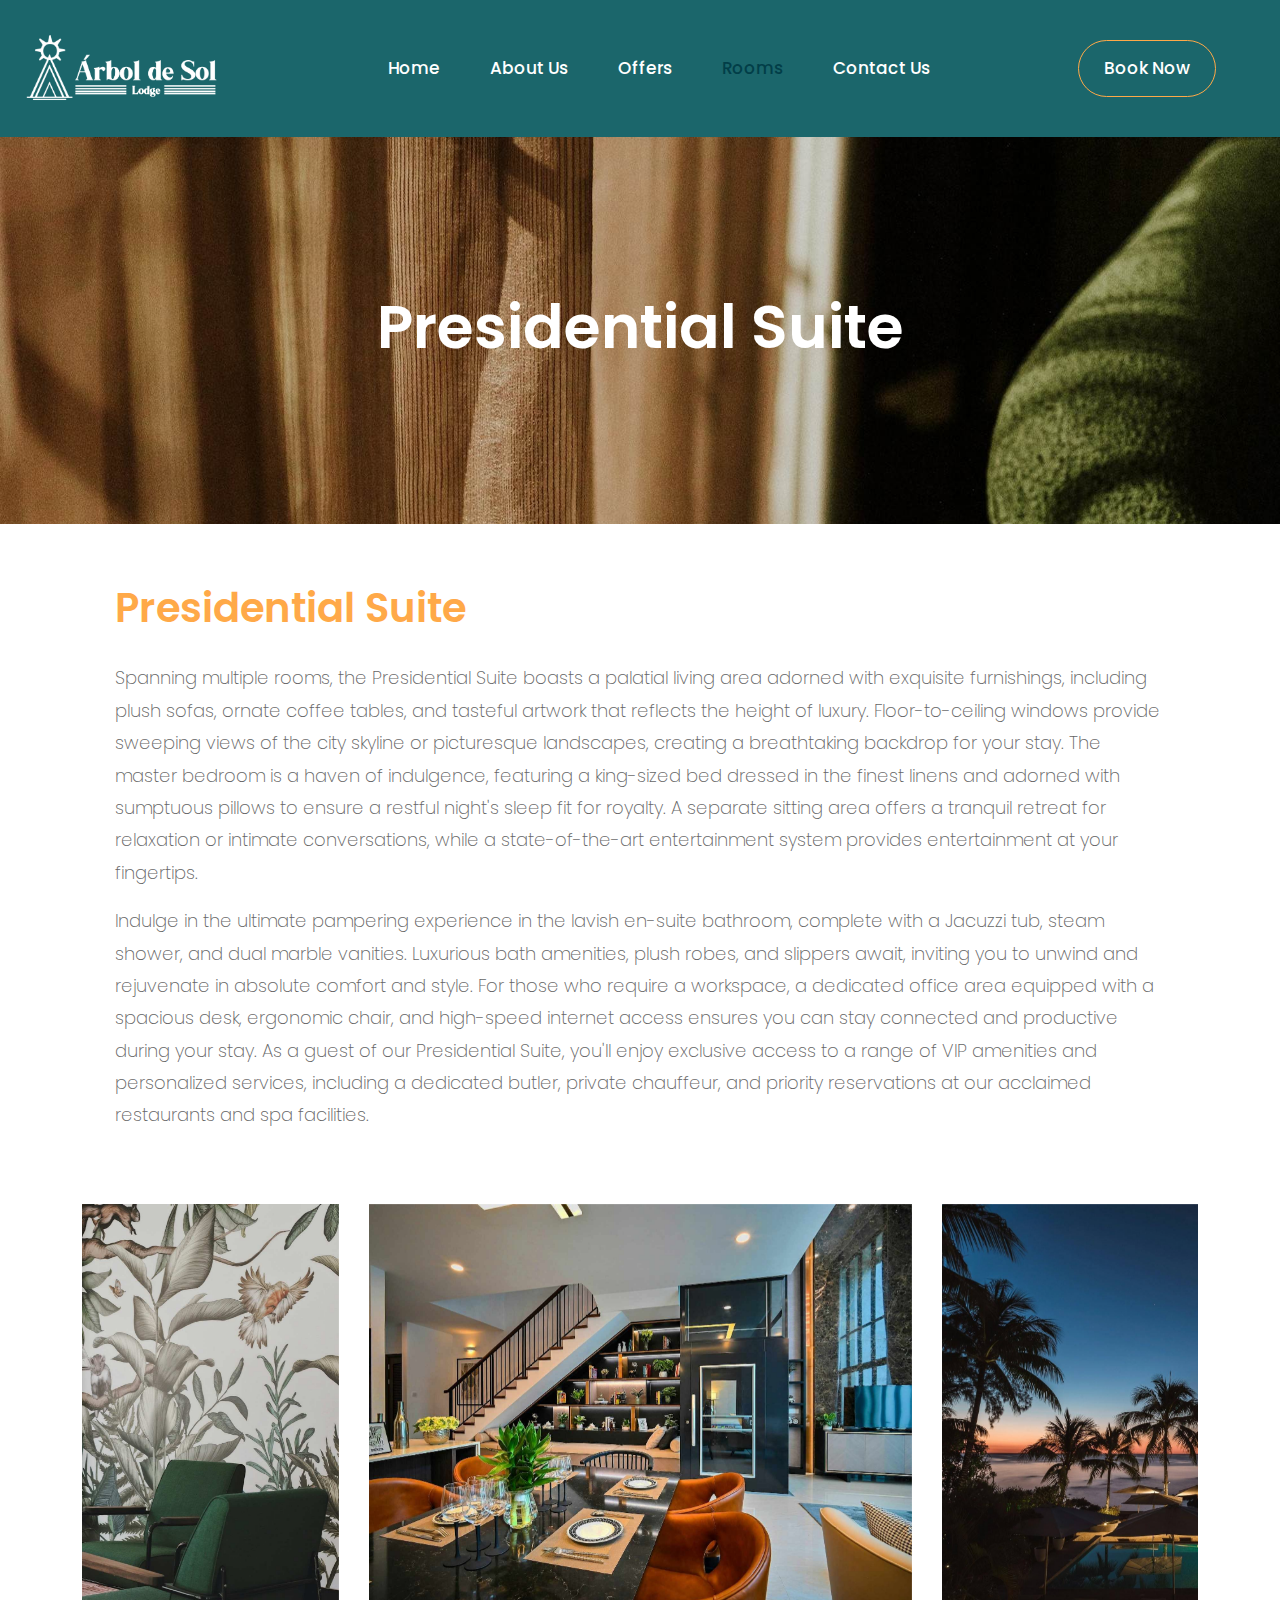
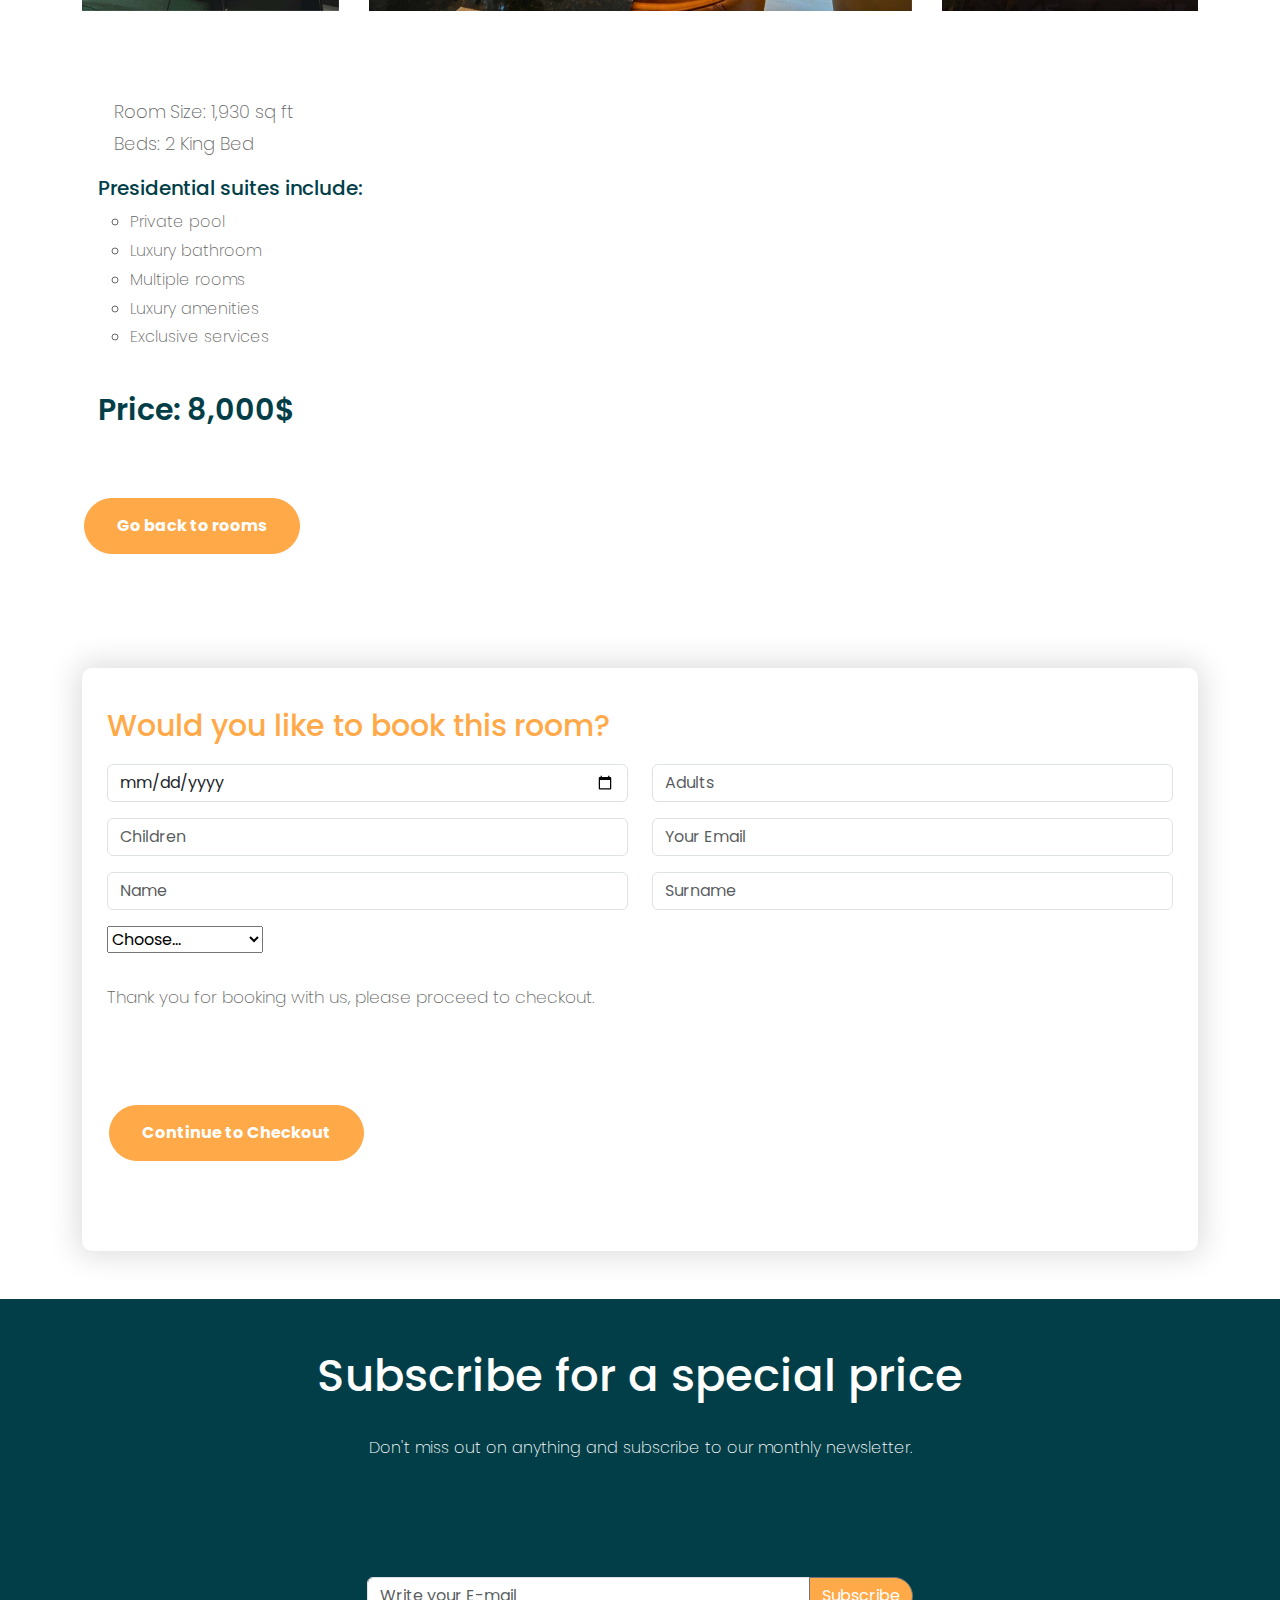
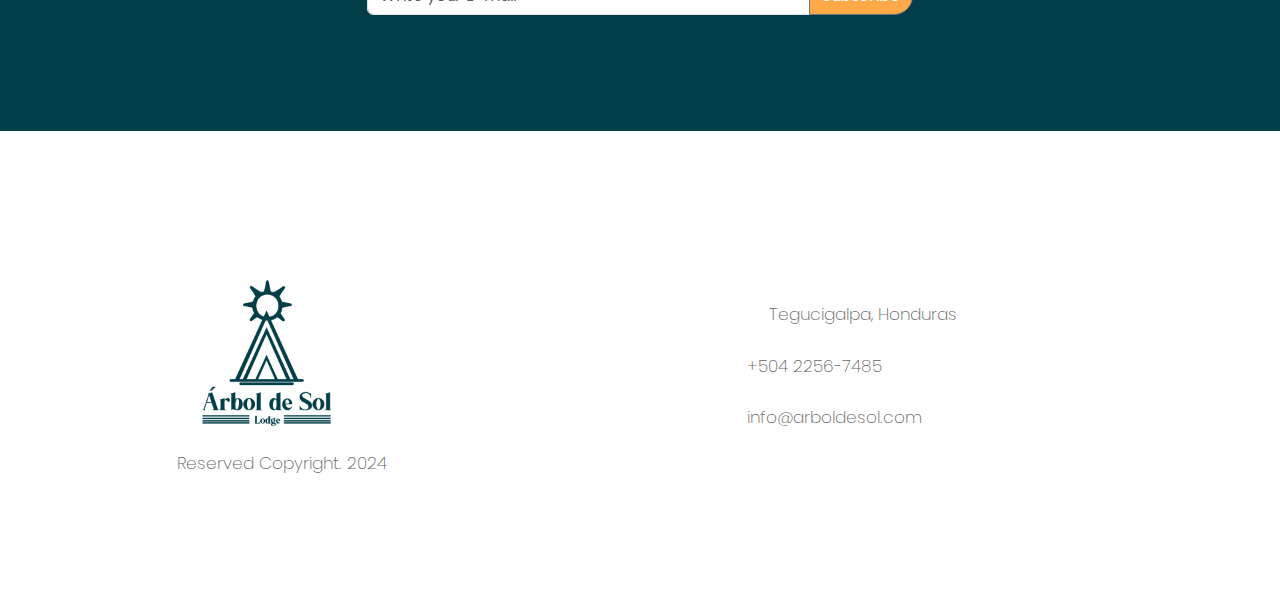
<file: presidentialroom.html>
<!doctype html>
<html>
<head>
<meta charset="utf-8">
<meta name="viewport" content="width=device-width, initial-scale=1.0">
<link rel="icon" href="img/icon.png" > 
	
<title>Presidential Suite - Arbol de Sol</title>
<link href="css/bootstrap.min.css" rel="stylesheet">
<link href="css/bootstrap-custom.css" rel="stylesheet">
<link rel= "stylesheet" href= "https://maxst.icons8.com/vue-static/landings/line-awesome/line-awesome/1.3.0/css/line-awesome.min.css" >
<link rel="stylesheet" href="css/owl.carousel.min.css">
<link href="css/style.css" rel="Stylesheet">
	
	<meta name="Description" content="Pagina de habitaciones de arbol de sol Honduras"> 
	<meta name="Keywords" content="hotel, resort, honduras, habitaciones, habitaciones clasicas, classic room, reservaciones, rooms arbol de sol">
</head>

<body>
	
	<header>
				<div class="container-fluid">
					<nav class="navbar navbar-expand-lg navbar-light bg-light">
			  <div class="container-fluid">
				<a class="navbar-brand" href="index.html"><img src="img/logoTrue.png" alt="logo" class="img-fluid width=100">
						</a>


				<button class="navbar-toggler" type="button" data-bs-toggle="collapse" data-bs-target="#navbarNav" aria-controls="navbarNav" aria-expanded="false" aria-label="Toggle navigation">
				 <i class="las la-bars"></i>

				</button>


				<div class="collapse navbar-collapse" id="navbarNav">
				  <ul class="navbar-nav ms-auto">
					<li class="nav-item">
					  <a class="nav-link"  href="index.html">Home</a>
					</li>
					<li class="nav-item  ">
					  <a class="nav-link" href="aboutus.html">About Us</a>
					</li>
					<li class="nav-item">
					  <a class="nav-link" href="offers.html">Offers</a>
					</li>
					   <li class="nav-item active">
					  <a class="nav-link" href="rooms.html">Rooms</a>
					</li>
				   <li class="nav-item">
					  <a class="nav-link" href="contactus.html">Contact Us</a>
					</li>

				  </ul>
					
					
					<ul class="navbar-nav ms-auto">
		  <li class="nav-item">
          <a class="nav-link btn btn-nav" href="rooms.html">Book Now</a>
        </li>
		</ul>


				</div>
			  </div>
			</nav>	
					</div>

			</header>
	
	
	
	<section id="hero-presidential">
		<div class="container">
			
			<h1 class="hero-title">Presidential Suite</h1>
			
		</div>
	
	</section>
	
	
	<section id="classicrooms">
		<div class="container">
			
			
			
	
			<h2>Presidential Suite</h2>
			<p>Spanning multiple rooms, the Presidential Suite boasts a palatial living area adorned with exquisite furnishings, including plush sofas, ornate coffee tables, and tasteful artwork that reflects the height of luxury. Floor-to-ceiling windows provide sweeping views of the city skyline or picturesque landscapes, creating a breathtaking backdrop for your stay.
			The master bedroom is a haven of indulgence, featuring a king-sized bed dressed in the finest linens and adorned with sumptuous pillows to ensure a restful night's sleep fit for royalty. A separate sitting area offers a tranquil retreat for relaxation or intimate conversations, while a state-of-the-art entertainment system provides entertainment at your fingertips.</p>

			<p>Indulge in the ultimate pampering experience in the lavish en-suite bathroom, complete with a Jacuzzi tub, steam shower, and dual marble vanities. Luxurious bath amenities, plush robes, and slippers await, inviting you to unwind and rejuvenate in absolute comfort and style.

			For those who require a workspace, a dedicated office area equipped with a spacious desk, ergonomic chair, and high-speed internet access ensures you can stay connected and productive during your stay.

			As a guest of our Presidential Suite, you'll enjoy exclusive access to a range of VIP amenities and personalized services, including a dedicated butler, private chauffeur, and priority reservations at our acclaimed restaurants and spa facilities.</p>
			
			
			
			<div class="owl-carousel">
				<article class="classic">
					<img src="img/presidential1.jpg" alt="room2" class="img-fluid">
				</article>
				
				<article class="classic">
					<img src="img/presidential-pool.jpg" alt="room1" class="img-fluid">
				</article>
				
				<article class="classic">
					<img src="img/presidential-3.jpg" alt="room1" class="img-fluid">
				</article>
				
				<article class="classic">
					<img src="img/presidential-2.jpg" alt="room1" class="img-fluid">
				</article>
			
			</div>
		
		</div>
	
	
		<div class="container">
			<article class="col-lg-6 col-sm-6 col-12 ps-3">
						<p>Room Size: 1,930 sq ft <br>Beds: 2 King Bed</p>
			
				<h6>Presidential suites include:</h6>
				
				
						
						<ul>
							<li> Private pool </li>
							<li> Luxury bathroom </li>
							<li> Multiple rooms </li>
							<li> Luxury amenities </li>
							<li> Exclusive services </li>
						</ul>
				
				<h4>Price: 8,000$ </h4>
				
			</article>
		</div>
	<div class="container">
		<a class="btn btn-dark btn-sol" href="rooms.html">Go back to rooms</a>
		</div>
		
						</section>
	
	
						
					
				<section id="booking">
					<div class="container">
						<div class="row">
						
							
			<article class="col-lg-12 col-sm-12 col-12 mb-5">
			
			<div class="formulario">
				<h3>Would you like to book this room?</h3>

				
				
				<form action="" method="post">
				<div class="row">
					
					<article class="col-lg-6 col-sm-6 col-12">
						<input type="date" name="date" class="form-control" placeholder="Date">
					
					</article>
					
					
					<article class="col-lg-6 col-sm-6 col-12">
						<input type="number" name="adults" class="form-control" placeholder="Adults" required>
					
					</article>
					</div>
					
					
					<div class="row mt-3">
					
					<article class="col-lg-6 col-sm-6 col-12">
						<input type="number" name="children" class="form-control" placeholder="Children" required>
					
					</article>
					
					
					<article class="col-lg-6 col-sm-6 col-12">
						<input type="email" name="email" class="form-control" placeholder="Your Email" required>
					</article>
					</div>
					
					<div class="row mt-3">
					
					<article class="col-lg-6 col-sm-6 col-12">
						<input type="text" name="name" class="form-control" placeholder="Name" required>
					
					</article>
					
					
					
					<article class="col-lg-6 col-sm-6 col-12">
						<input type="Text" name="surname" class="form-control" placeholder="Surname" required>
					
					</article>
					</div>
					
					
					<div class="row mt-3">

					<article class="col-lg-12 col-sm-12 col-12">
       <select class="custom-select mr-sm-2" id="inlineFormCustomSelect">
        <option selected>Choose...</option>
        <option value="1">Classic Room</option>
        <option value="2">Family Room</option>
        <option value="3">Presidential Suite</option>
		  <option value="3">Suite</option>
      </select>
    </article>
					</div>
					
					

					
					<div class="row mt-3"> 
						<article class="col-lg-12 col-sm-12 col-12">
							<p>Thank you for booking with us, please proceed to checkout.</p>
					</article>
					</div>
					
					<div class="row mt-3"> 
						<article class="col-lg-12 col-sm-12 col-12">
							<a class="nav-link btn btn-sol" href="Checkout.html">Continue to Checkout</a>
							
					</article>
					</div>
			</form>
			
			</div>
		
		</article>
		
						
						
						</div>
					
					
					</div>
				
				</section>
			
			
		<section id="subscribe">
						<div class="container ">
							<div class="row">

								<h4 class="titulo">Subscribe for a special price</h4>
								<p>Don't miss out on anything and subscribe to our monthly newsletter.</p>

								<article class="mt-3 col-lg-6 col-sm-4 col-12 m-auto offset-lg-3">
									<form action method="post">
										<div class="row">
											<div class="input-group mb-3">
											  <input type="email" class="form-control" placeholder="Write your E-mail" aria-label="Recipient's username" aria-describedby="button-addon2">
											  <button class="btn btn-outline-secondary btn-sub" type="button" id="button-addon2">Subscribe</button>
											</div>



										</div>

									</form>

								</article>

							</div>

						</div>

					</section>




			  <footer>
		  <div class="container">
			<div class="row">
			  <div class="col-lg-6 col-sm-6 col-12 mt-2 offset-sm-1">
				<img src="img/losads-01.png" alt="logoads" width="180" class="img-fluid width=200">
				<p>Reserved Copyright. 2024</p>  
			  </div>

			  <div class="col-lg-3 col-sm-6 col-12">
				<h3>Contact Us</h3>
				<p><i class="las la-map-marker icon-footer offset-sm-1"></i> Tegucigalpa, Honduras</p>
				<p><i class="las la-phone-alt icon-footer"></i> +504 2256-7485</p>
				<p><i class="las la-envelope icon-footer"></i> info@arboldesol.com</p>  
			  </div>

			  <div class="col-lg-3 col-sm-6 col-12 offset-sm-1">
				<h3>Follow Us</h3>
				<i class="lab la-facebook icon-footer"></i>
				<i class="lab la-twitter icon-footer"></i> 
				<i class="lab la-youtube icon-footer"></i>
				<i class="lab la-instagram "></i>
			  </div>

			</div>
		  </div>
		</footer>
	
	
	
	
	<script src="js/jquery.min.js"> </script>
	<script src="js/bootstrap.min.js"></script>
	<script src="js/owl.carousel.min.js"></script>

<script>
	
	$(document).ready(function(){
		
      $(".owl-carousel").owlCarousel({
				items: 1,
				loop: true,
				autoplay: true,
				smartSpeed: 800,
				margin: 30,
				center: true,
				dots: true,
				responsive: {
					0: {
						items: 1
					},
					480: {
						items: 1
					},
					992: {
						items: 2
					}
				}
			});
		
    });
	
</script>
	
	
	
		
	<!-- Google tag (gtag.js) -->
<script async src="https://www.googletagmanager.com/gtag/js?id=G-TXMSMW7FF0"></script>
<script>
  window.dataLayer = window.dataLayer || [];
  function gtag(){dataLayer.push(arguments);}
  gtag('js', new Date());

  gtag('config', 'G-TXMSMW7FF0');
</script>
	
	</body>
</html>
</file>
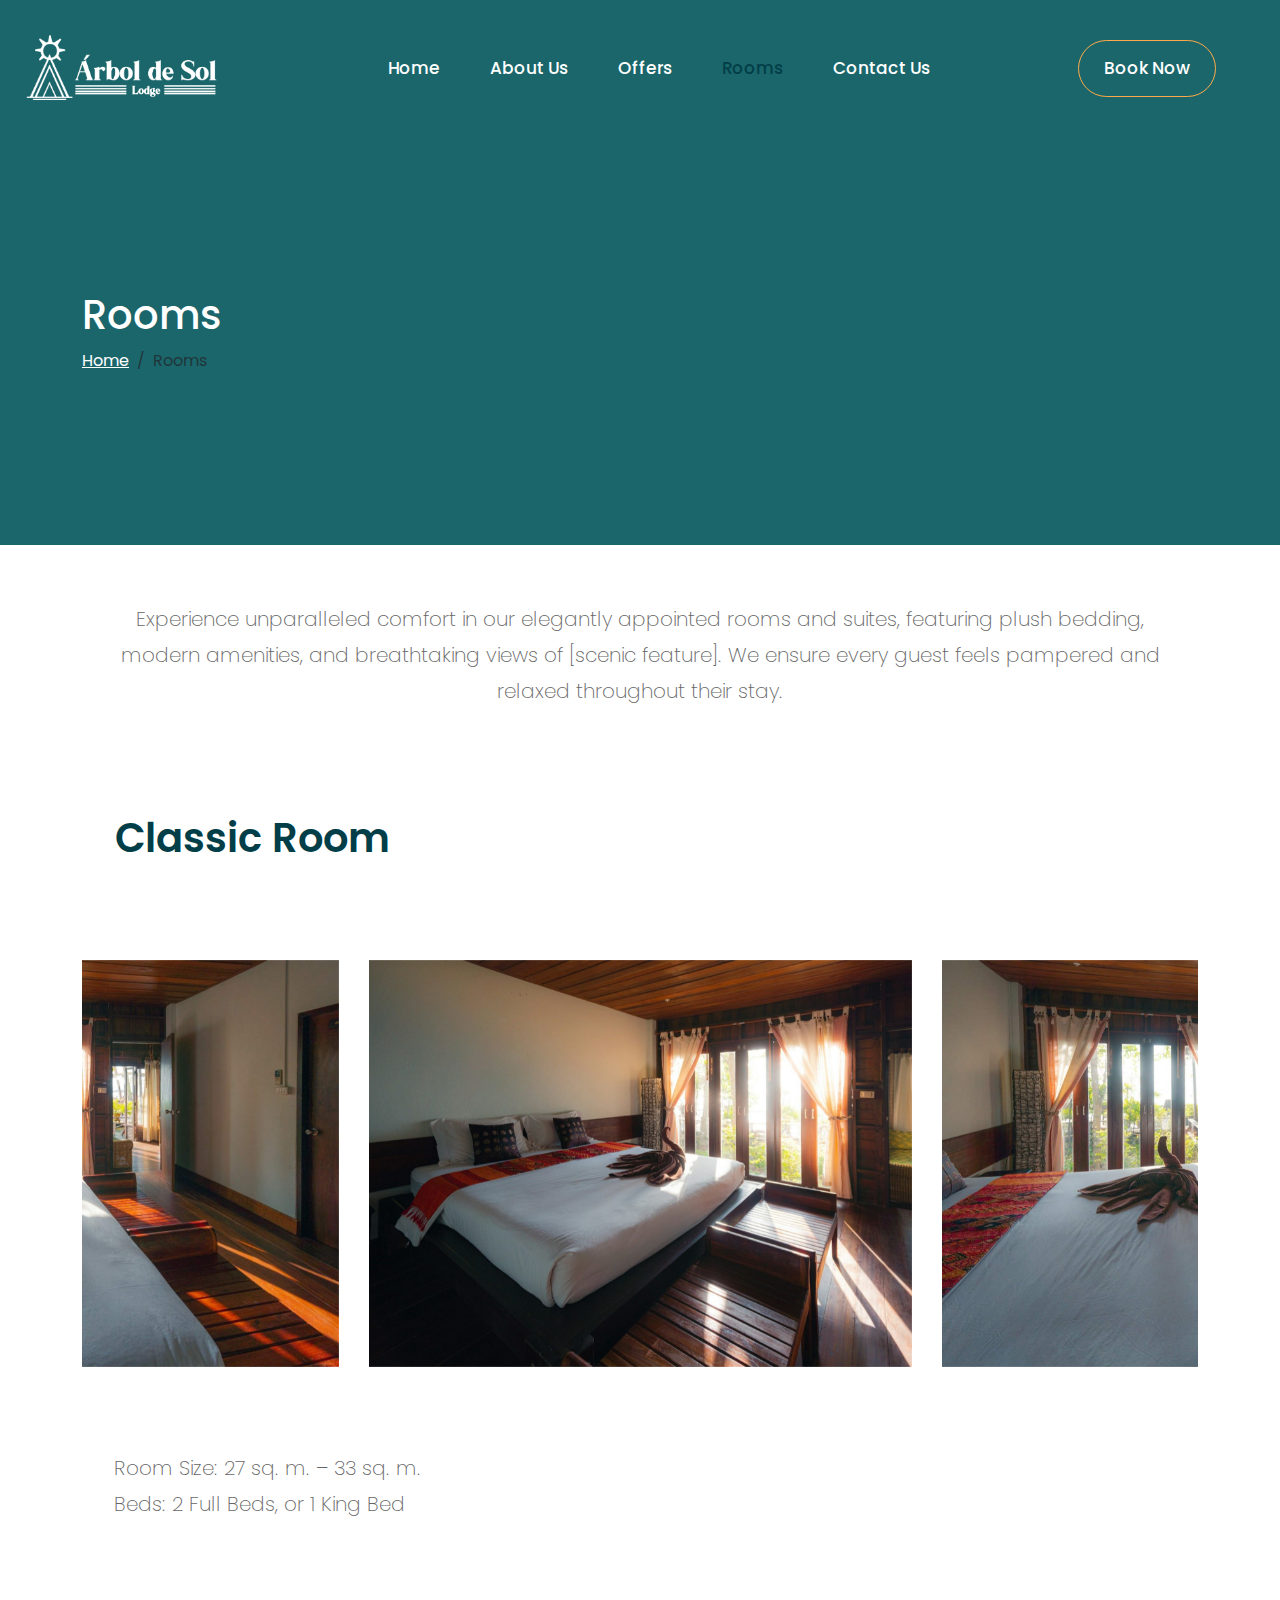
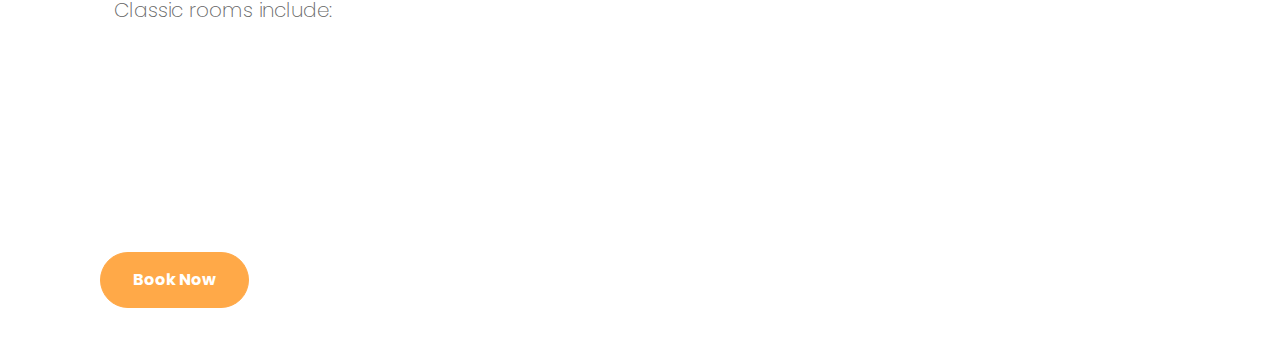
<file: rooms.html>
<!doctype html>
<html>
<head>
<meta charset="utf-8">
<meta name="viewport" content="width=device-width, initial-scale=1.0">
	
<title>Rooms - Arbol de Sol</title>
<link href="css/bootstrap.min.css" rel="stylesheet">
<link href="css/bootstrap-custom.css" rel="stylesheet">
<link rel= "stylesheet" href= "https://maxst.icons8.com/vue-static/landings/line-awesome/line-awesome/1.3.0/css/line-awesome.min.css" >
	<link rel="stylesheet" href="css/owl.carousel.min.css">
<link href="css/style.css" rel="Stylesheet">
	
	<meta name="Description" content="Pagina de habitaciones de arbol de sol Honduras"> 
	<meta name="Keywords" content="hotel, resort, honduras, habitaciones, habitaciones clasicas, suites, reservaciones">
</head>

<body>
	
	<header>
				<div class="container-fluid">
					<nav class="navbar navbar-expand-lg navbar-light bg-light">
			  <div class="container-fluid">
				<a class="navbar-brand" href="index.html"><img src="img/logoTrue.png" alt="logo" class="img-fluid width=100">
						</a>


				<button class="navbar-toggler" type="button" data-bs-toggle="collapse" data-bs-target="#navbarNav" aria-controls="navbarNav" aria-expanded="false" aria-label="Toggle navigation">
				 <i class="las la-bars"></i>

				</button>


				<div class="collapse navbar-collapse" id="navbarNav">
				  <ul class="navbar-nav ms-auto">
					<li class="nav-item">
					  <a class="nav-link"  href="index.html">Home</a>
					</li>
					<li class="nav-item  ">
					  <a class="nav-link" href="aboutus.html">About Us</a>
					</li>
					<li class="nav-item">
					  <a class="nav-link" href="#">Offers</a>
					</li>
					   <li class="nav-item active">
					  <a class="nav-link" href="rooms.html">Rooms</a>
					</li>
				   <li class="nav-item">
					  <a class="nav-link" href="contactus.html">Contact Us</a>
					</li>

				  </ul>
					
					
					<ul class="navbar-nav ms-auto">
		  <li class="nav-item">
          <a class="nav-link btn btn-nav" href="rooms.html">Book Now</a>
        </li>
		</ul>


				</div>
			  </div>
			</nav>	
					</div>

			</header>
	
	
	
	<section id="hero-rooms">
		<div class="container">
			
			<h1>Rooms</h1>
			
			<ol class="breadcrumb">
    <li class="breadcrumb-item"><a href="index.html">Home</a></li>
    <li class="breadcrumb-item active" aria-current="page">Rooms</li>
  </ol>
		
		</div>
	
	</section>
	
	<section id="rooms">
		<div class="container">
			
			
			
			<p class="text-center"> Experience unparalleled comfort in our elegantly appointed rooms and suites, featuring plush bedding, modern amenities, and breathtaking views of [scenic feature]. We ensure every guest feels pampered and relaxed throughout their stay.</p>
			
			<h2>Classic Room</h2>
			<div class="owl-carousel">
				<article class="classic">
					<img src="img/simpleroom1.jpg" alt="room2" class="img-fluid">
				</article>
				
				<article class="classic">
					<img src="img/simpleroom2.jpg" alt="room1" class="img-fluid">
				</article>
				
			
			</div>
		
		</div>
	
	
		<div class="container">
			<article class="col-lg-6 col-sm-6 col-12 ps-3">
						<p>Room Size: 27 sq. m. – 33 sq. m. <br>Beds: 2 Full Beds, or 1 King Bed</p>
				<p>Classic rooms include:</p>
				
						
						<ul>
							<li> Pool View </li>
							<li> Bath Shower Combination </li>
							<li>  Single double bed </li>
							<li> Lounge access </li>
						</ul>
						
						<a href="#" class="btn btn-sol">Book Now</a>
					
					</article>
			
		
		
		</div>
	
	</section>
	
	
	
	<script src="js/jquery.min.js"> </script>
	<script src="js/bootstrap.min.js"></script>
	<script src="js/owl.carousel.min.js"></script>

<script>
	
	$(document).ready(function(){
		
      $(".owl-carousel").owlCarousel({
				items: 1,
				loop: true,
				autoplay: true,
				smartSpeed: 800,
				margin: 30,
				center: true,
				dots: true,
				responsive: {
					0: {
						items: 1
					},
					480: {
						items: 1
					},
					992: {
						items: 2
					}
				}
			});
		
    });
	
</script>

</body>
</html>
</file>
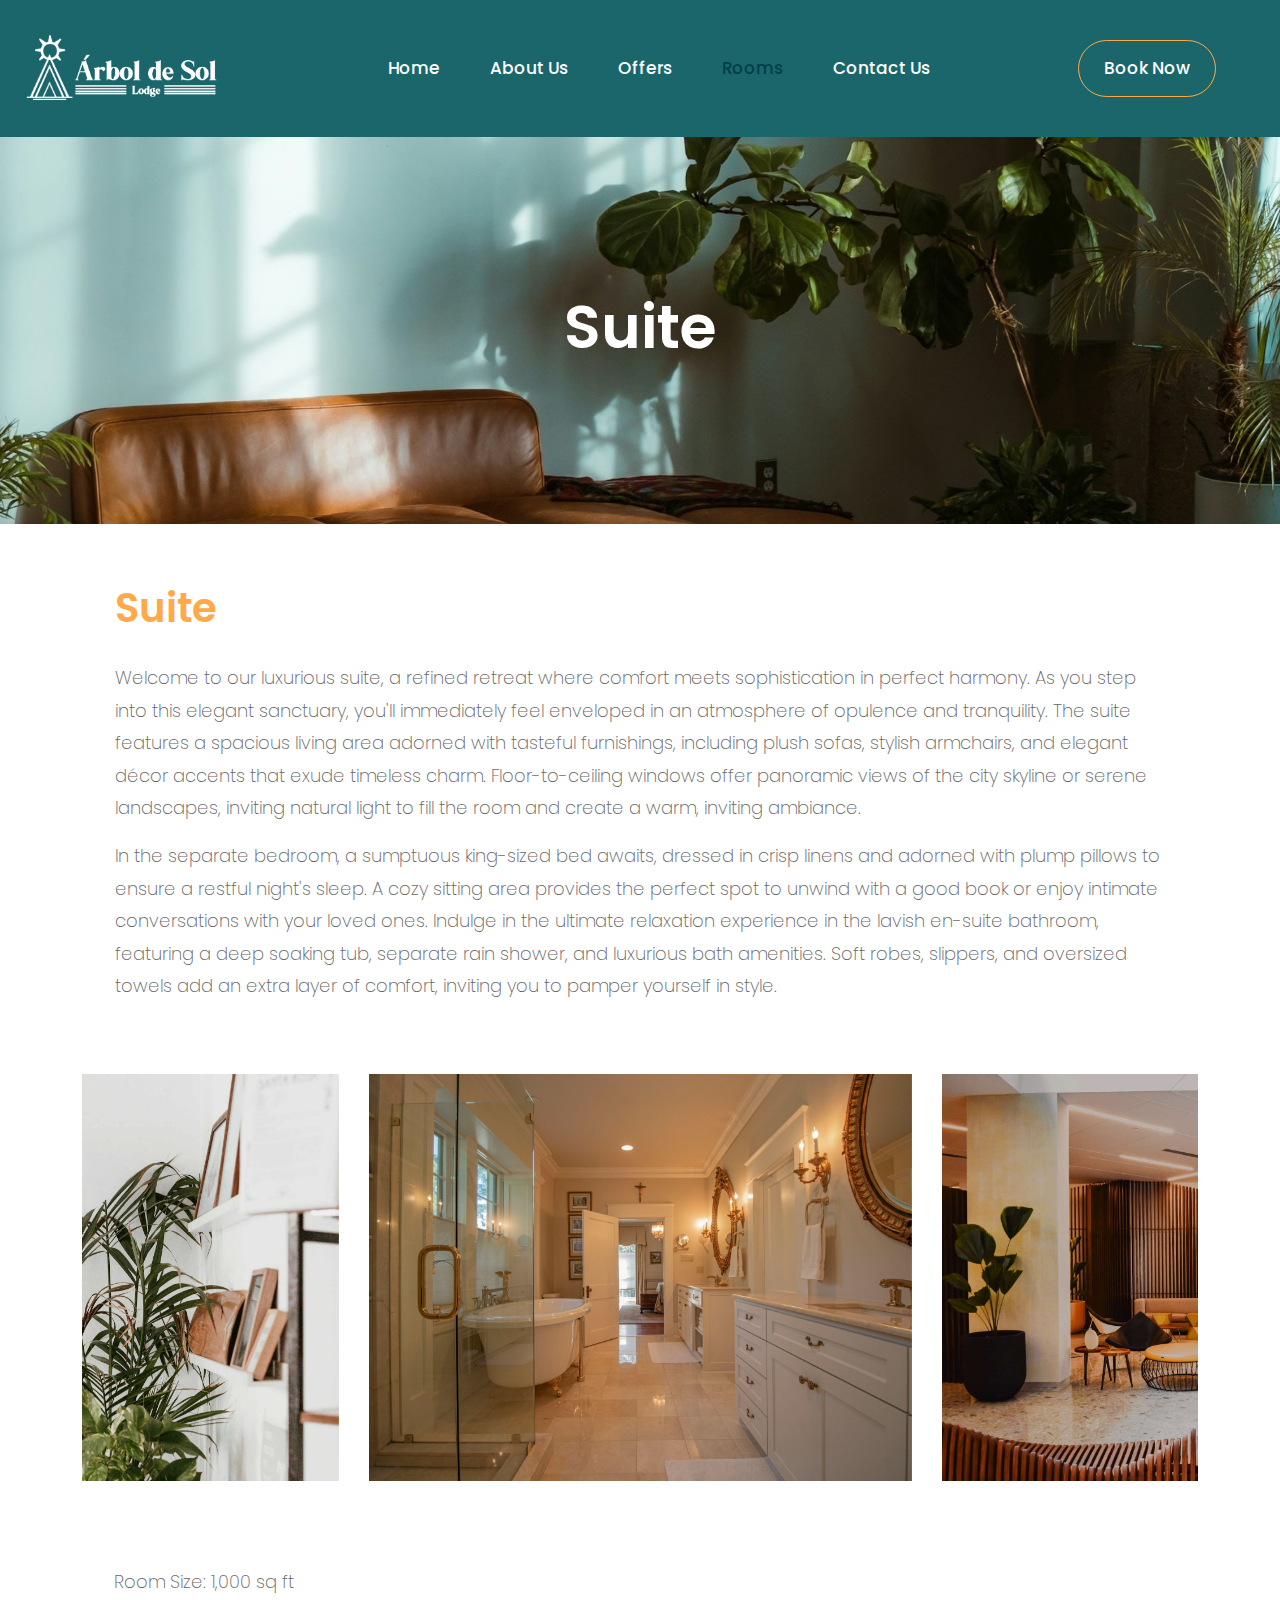
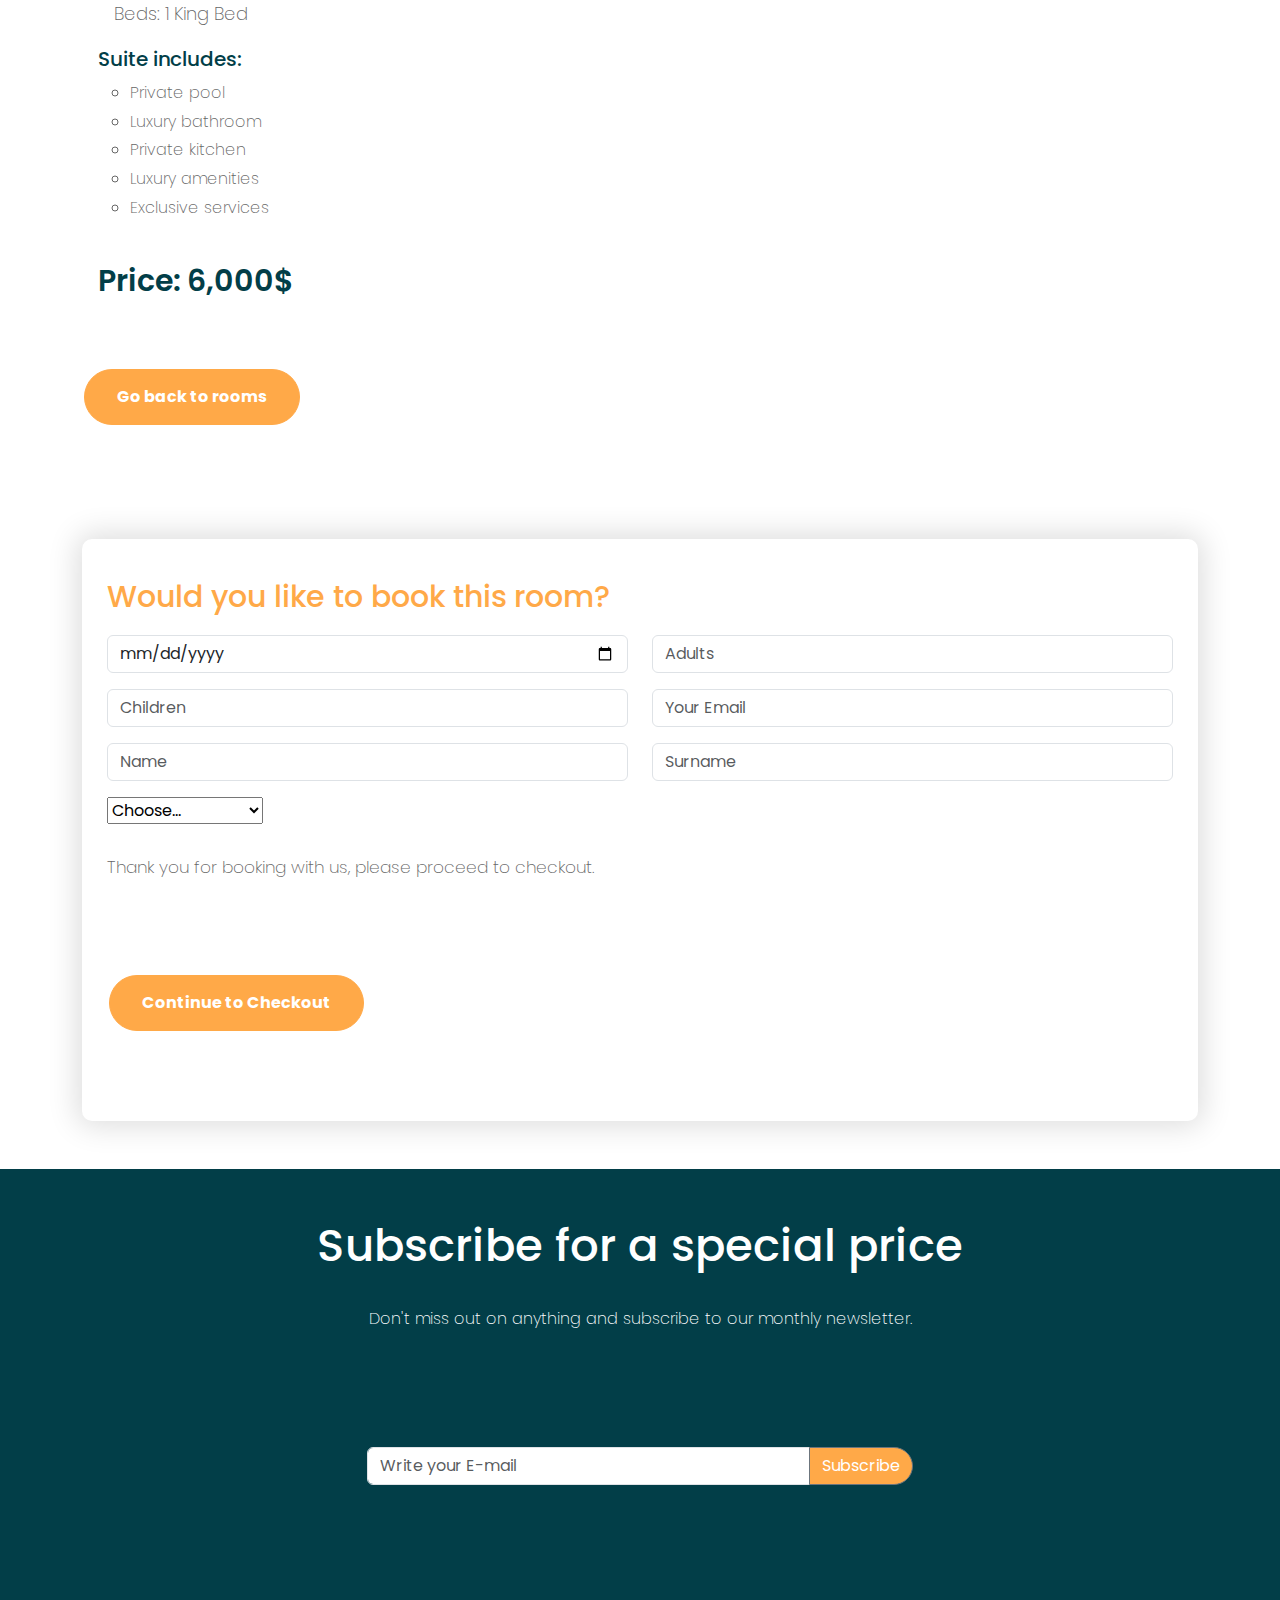
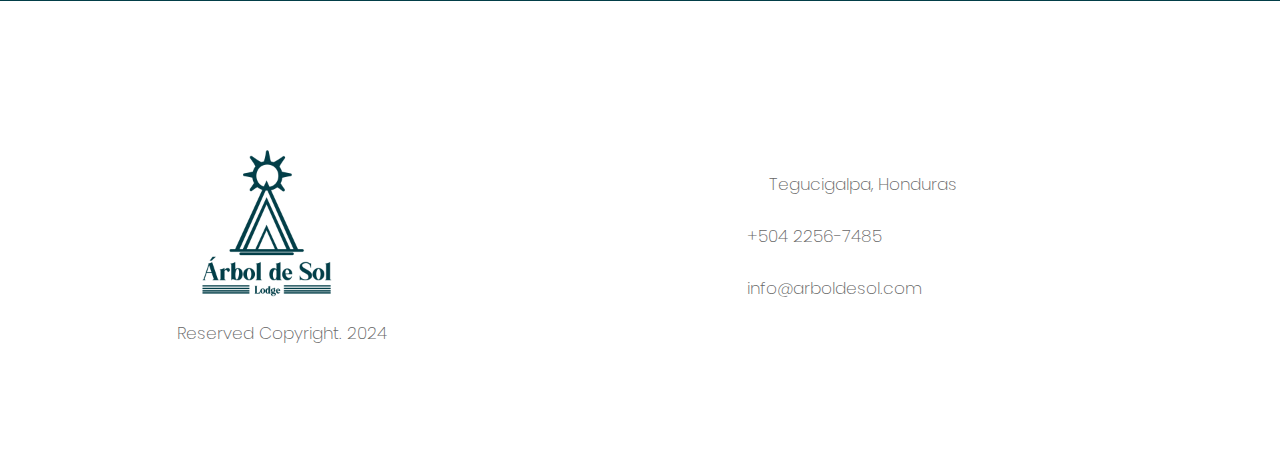
<file: suite.html>
<!doctype html>
<html>
<head>
<meta charset="utf-8">
<meta name="viewport" content="width=device-width, initial-scale=1.0">
<link rel="icon" href="img/icon.png" > 
	
<title>Suite - Arbol de Sol</title>
<link href="css/bootstrap.min.css" rel="stylesheet">
<link href="css/bootstrap-custom.css" rel="stylesheet">
<link rel= "stylesheet" href= "https://maxst.icons8.com/vue-static/landings/line-awesome/line-awesome/1.3.0/css/line-awesome.min.css" >
<link rel="stylesheet" href="css/owl.carousel.min.css">
<link href="css/style.css" rel="Stylesheet">
	
	<meta name="Description" content="Pagina de habitaciones de arbol de sol Honduras"> 
	<meta name="Keywords" content="hotel, resort, honduras, habitaciones, habitaciones clasicas, classic room, reservaciones, rooms arbol de sol">
</head>

<body>
	
	<header>
				<div class="container-fluid">
					<nav class="navbar navbar-expand-lg navbar-light bg-light">
			  <div class="container-fluid">
				<a class="navbar-brand" href="index.html"><img src="img/logoTrue.png" alt="logo" class="img-fluid width=100">
						</a>


				<button class="navbar-toggler" type="button" data-bs-toggle="collapse" data-bs-target="#navbarNav" aria-controls="navbarNav" aria-expanded="false" aria-label="Toggle navigation">
				 <i class="las la-bars"></i>

				</button>


				<div class="collapse navbar-collapse" id="navbarNav">
				  <ul class="navbar-nav ms-auto">
					<li class="nav-item">
					  <a class="nav-link"  href="index.html">Home</a>
					</li>
					<li class="nav-item  ">
					  <a class="nav-link" href="aboutus.html">About Us</a>
					</li>
					<li class="nav-item">
					  <a class="nav-link" href="offers.html">Offers</a>
					</li>
					   <li class="nav-item active">
					  <a class="nav-link" href="rooms.html">Rooms</a>
					</li>
				   <li class="nav-item">
					  <a class="nav-link" href="contactus.html">Contact Us</a>
					</li>

				  </ul>
					
					
					<ul class="navbar-nav ms-auto">
		  <li class="nav-item">
          <a class="nav-link btn btn-nav" href="rooms.html">Book Now</a>
        </li>
		</ul>


				</div>
			  </div>
			</nav>	
					</div>

			</header>
	
	
	
	<section id="hero-suite">
		<div class="container">
			
			<h1 class="hero-title">Suite</h1>
			
		</div>
	
	</section>
	
	
	<section id="classicrooms">
		<div class="container">
			
			
			
	
			<h2>Suite</h2>
			<p>Welcome to our luxurious suite, a refined retreat where comfort meets sophistication in perfect harmony. As you step into this elegant sanctuary, you'll immediately feel enveloped in an atmosphere of opulence and tranquility.

			The suite features a spacious living area adorned with tasteful furnishings, including plush sofas, stylish armchairs, and elegant décor accents that exude timeless charm. Floor-to-ceiling windows offer panoramic views of the city skyline or serene landscapes, inviting natural light to fill the room and create a warm, inviting ambiance.</p>

			<p>In the separate bedroom, a sumptuous king-sized bed awaits, dressed in crisp linens and adorned with plump pillows to ensure a restful night's sleep. A cozy sitting area provides the perfect spot to unwind with a good book or enjoy intimate conversations with your loved ones.

			Indulge in the ultimate relaxation experience in the lavish en-suite bathroom, featuring a deep soaking tub, separate rain shower, and luxurious bath amenities. Soft robes, slippers, and oversized towels add an extra layer of comfort, inviting you to pamper yourself in style.</p>
			
			
			
			<div class="owl-carousel">
				<article class="classic">
					<img src="img/suitebr.jpg" alt="room2" class="img-fluid">
				</article>
				
				<article class="classic">
					<img src="img/suite2.jpg" alt="room1" class="img-fluid">
				</article>
				
				<article class="classic">
					<img src="img/suite3.jpg" alt="room1" class="img-fluid">
				</article>
				
				<article class="classic">
					<img src="img/suite4.jpg" alt="room1" class="img-fluid">
				</article>
			
			</div>
		
		</div>
	
	
		<div class="container">
			<article class="col-lg-6 col-sm-6 col-12 ps-3">
						<p>Room Size: 1,000 sq ft <br>Beds: 1 King Bed</p>
			
				<h6>Suite includes:</h6>
				
				
						
						<ul>
							<li> Private pool </li>
							<li> Luxury bathroom </li>
							<li> Private kitchen </li>
							<li> Luxury amenities </li>
							<li> Exclusive services </li>
						</ul>
				
				<h4>Price: 6,000$ </h4>
				
			</article>
		</div>
	<div class="container">
		<a class="btn btn-dark btn-sol" href="rooms.html">Go back to rooms</a>
		</div>
		
						</section>
	
	
						
					
				<section id="booking">
					<div class="container">
						<div class="row">
						
							
			<article class="col-lg-12 col-sm-12 col-12 mb-5">
			
			<div class="formulario">
				<h3>Would you like to book this room?</h3>

				
				
				<form action="" method="post">
				<div class="row">
					
					<article class="col-lg-6 col-sm-6 col-12">
						<input type="date" name="date" class="form-control" placeholder="Date">
					
					</article>
					
					
					<article class="col-lg-6 col-sm-6 col-12">
						<input type="number" name="adults" class="form-control" placeholder="Adults" required>
					
					</article>
					</div>
					
					
					<div class="row mt-3">
					
					<article class="col-lg-6 col-sm-6 col-12">
						<input type="number" name="children" class="form-control" placeholder="Children" required>
					
					</article>
					
					
					<article class="col-lg-6 col-sm-6 col-12">
						<input type="email" name="email" class="form-control" placeholder="Your Email" required>
					</article>
					</div>
					
					<div class="row mt-3">
					
					<article class="col-lg-6 col-sm-6 col-12">
						<input type="text" name="name" class="form-control" placeholder="Name" required>
					
					</article>
					
					
					
					<article class="col-lg-6 col-sm-6 col-12">
						<input type="Text" name="surname" class="form-control" placeholder="Surname" required>
					
					</article>
					</div>
					
					
					<div class="row mt-3">

					<article class="col-lg-12 col-sm-12 col-12">
       <select class="custom-select mr-sm-2" id="inlineFormCustomSelect">
        <option selected>Choose...</option>
        <option value="1">Classic Room</option>
        <option value="2">Family Room</option>
        <option value="3">Presidential Suite</option>
		  <option value="3">Suite</option>
      </select>
    </article>
					</div>
					
					

					
					<div class="row mt-3"> 
						<article class="col-lg-12 col-sm-12 col-12">
							<p>Thank you for booking with us, please proceed to checkout.</p>
					</article>
					</div>
					
					<div class="row mt-3"> 
						<article class="col-lg-12 col-sm-12 col-12">
							<a class="nav-link btn btn-sol" href="Checkout.html">Continue to Checkout</a>
							
					</article>
					</div>
			</form>
			
			</div>
		
		</article>
		
						
						
						</div>
					
					
					</div>
				
				</section>
			
			
		<section id="subscribe">
						<div class="container ">
							<div class="row">

								<h4 class="titulo">Subscribe for a special price</h4>
								<p>Don't miss out on anything and subscribe to our monthly newsletter.</p>

								<article class="mt-3 col-lg-6 col-sm-4 col-12 m-auto offset-lg-3">
									<form action method="post">
										<div class="row">
											<div class="input-group mb-3">
											  <input type="text" class="form-control" placeholder="Write your E-mail" aria-label="Recipient's username" aria-describedby="button-addon2">
											  <button class="btn btn-outline-secondary btn-sub" type="button" id="button-addon2">Subscribe</button>
											</div>



										</div>

									</form>

								</article>

							</div>

						</div>

					</section>




			  <footer>
		  <div class="container">
			<div class="row">
			  <div class="col-lg-6 col-sm-6 col-12 mt-2 offset-sm-1">
				<img src="img/losads-01.png" alt="logoads" width="180" class="img-fluid width=200">
				<p>Reserved Copyright. 2024</p>  
			  </div>

			  <div class="col-lg-3 col-sm-6 col-12">
				<h3>Contact Us</h3>
				<p><i class="las la-map-marker icon-footer offset-sm-1"></i> Tegucigalpa, Honduras</p>
				<p><i class="las la-phone-alt icon-footer"></i> +504 2256-7485</p>
				<p><i class="las la-envelope icon-footer"></i> info@arboldesol.com</p>  
			  </div>

			  <div class="col-lg-3 col-sm-6 col-12 offset-sm-1">
				<h3>Follow Us</h3>
				<i class="lab la-facebook icon-footer "></i>
				<i class="lab la-twitter icon-footer"></i> 
				<i class="lab la-youtube icon-footer"></i>
				<i class="lab la-instagram "></i>
			  </div>

			</div>
		  </div>
		</footer>
	
	
	
	
	<script src="js/jquery.min.js"> </script>
	<script src="js/bootstrap.min.js"></script>
	<script src="js/owl.carousel.min.js"></script>

<script>
	
	$(document).ready(function(){
		
      $(".owl-carousel").owlCarousel({
				items: 1,
				loop: true,
				autoplay: true,
				smartSpeed: 800,
				margin: 30,
				center: true,
				dots: true,
				responsive: {
					0: {
						items: 1
					},
					480: {
						items: 1
					},
					992: {
						items: 2
					}
				}
			});
		
    });
	
</script>
	
	
	
		
	<!-- Google tag (gtag.js) -->
<script async src="https://www.googletagmanager.com/gtag/js?id=G-TXMSMW7FF0"></script>
<script>
  window.dataLayer = window.dataLayer || [];
  function gtag(){dataLayer.push(arguments);}
  gtag('js', new Date());

  gtag('config', 'G-TXMSMW7FF0');
</script>
	
	</body>
</html>
</file>
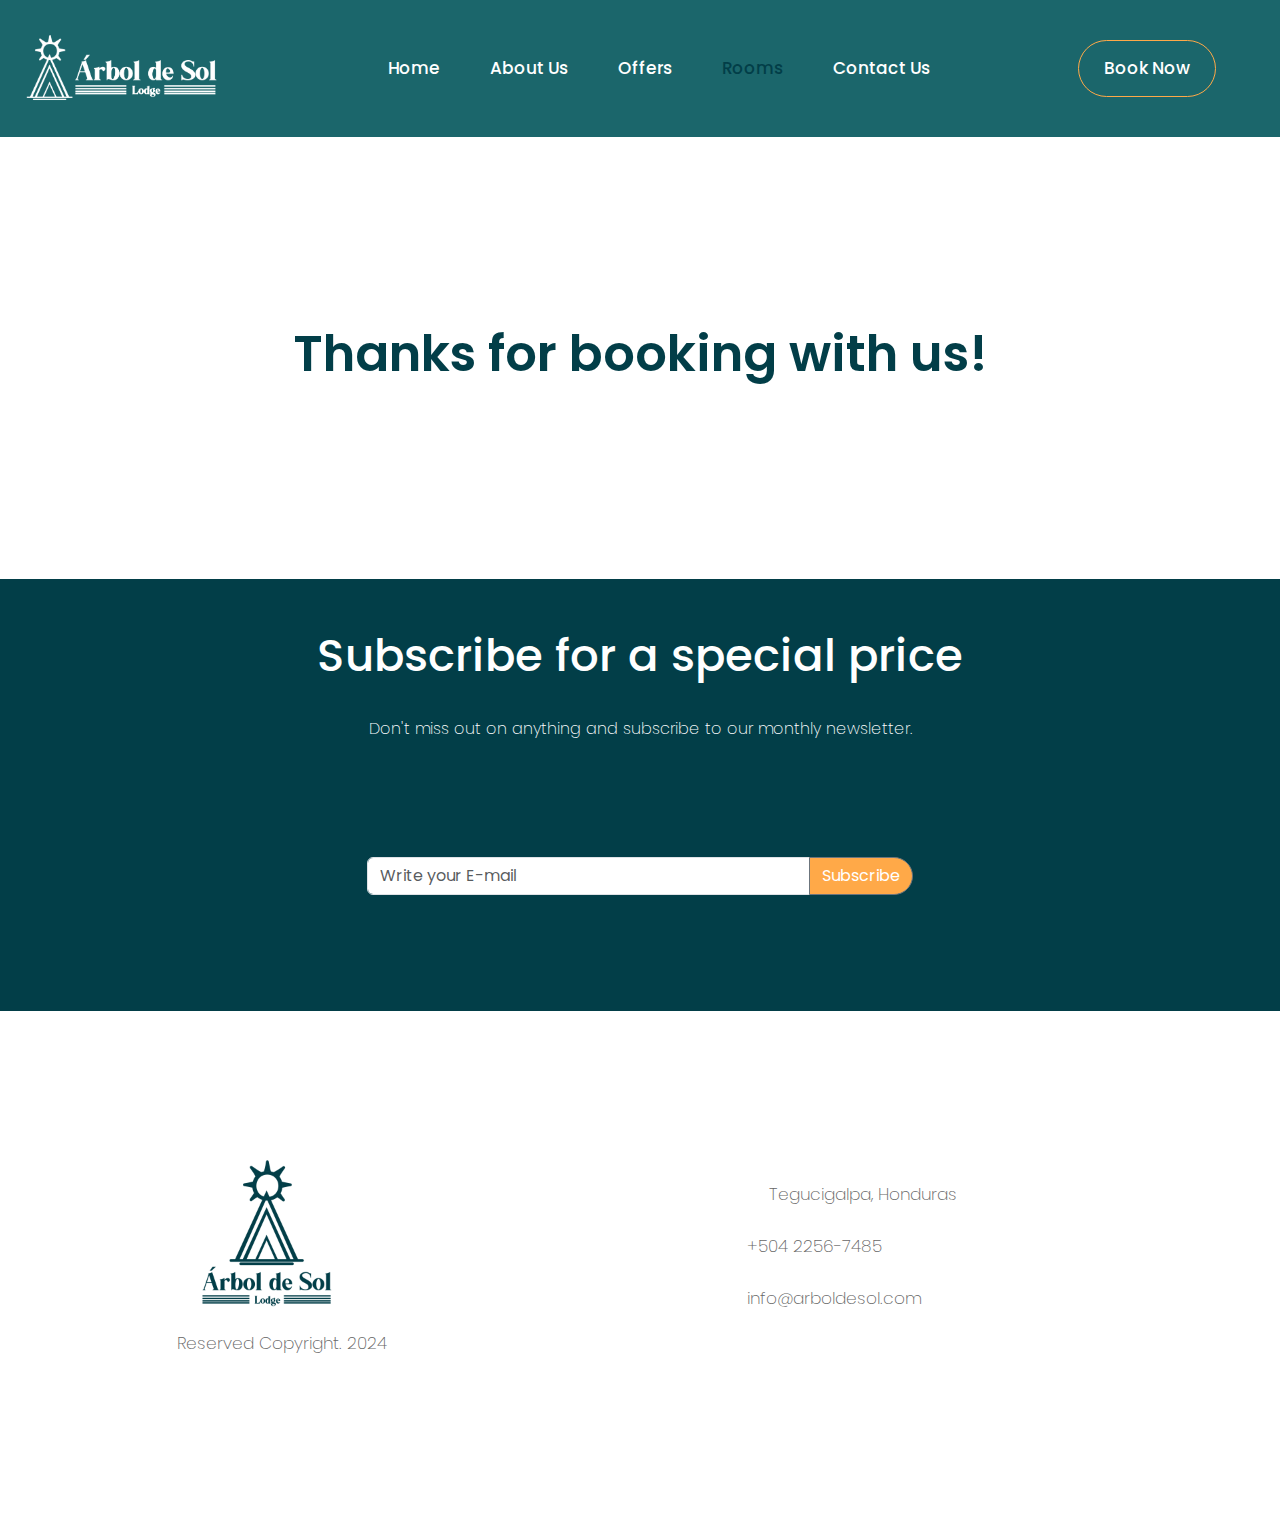
<file: thankyou.html>
<!doctype html>
<html>
<head>
<meta charset="utf-8">
<meta name="viewport" content="width=device-width, initial-scale=1.0">
<link rel="icon" href="img/icon.png" > 
	
<title>Thank you - Arbol de Sol</title>
<link href="css/bootstrap.min.css" rel="stylesheet">
<link href="css/bootstrap-custom.css" rel="stylesheet">
<link rel= "stylesheet" href= "https://maxst.icons8.com/vue-static/landings/line-awesome/line-awesome/1.3.0/css/line-awesome.min.css" >
	<link rel="stylesheet" href="css/owl.carousel.min.css">
<link href="css/style.css" rel="Stylesheet">
	
	<meta name="Description" content="Pagina de habitaciones de arbol de sol Honduras"> 
	<meta name="Keywords" content="hotel, resort, honduras, habitaciones, habitaciones clasicas, suites, reservaciones, presidential suites">
</head>

<body>
	
	<header>
				<div class="container-fluid">
					<nav class="navbar navbar-expand-lg navbar-light bg-light">
			  <div class="container-fluid">
				<a class="navbar-brand" href="index.html"><img src="img/logoTrue.png" alt="logo" class="img-fluid width=100">
						</a>


				<button class="navbar-toggler" type="button" data-bs-toggle="collapse" data-bs-target="#navbarNav" aria-controls="navbarNav" aria-expanded="false" aria-label="Toggle navigation">
				 <i class="las la-bars"></i>

				</button>


				<div class="collapse navbar-collapse" id="navbarNav">
				  <ul class="navbar-nav ms-auto">
					<li class="nav-item">
					  <a class="nav-link"  href="index.html">Home</a>
					</li>
					<li class="nav-item  ">
					  <a class="nav-link" href="aboutus.html">About Us</a>
					</li>
					<li class="nav-item">
					  <a class="nav-link" href="offers.html">Offers</a>
					</li>
					   <li class="nav-item active">
					  <a class="nav-link" href="rooms.html">Rooms</a>
					</li>
				   <li class="nav-item">
					  <a class="nav-link" href="contactus.html">Contact Us</a>
					</li>

				  </ul>
					
					
					<ul class="navbar-nav ms-auto">
		  <li class="nav-item">
          <a class="nav-link btn btn-nav" href="rooms.html">Book Now</a>
        </li>
		</ul>


				</div>
			  </div>
			</nav>	
					</div>

			</header>
	
	
	
	<section id="hero-thanks">
		<div class="container">
			
			<h1>Thanks for booking with us!</h1>
			
		</div>
	
	</section>
	
	
	
		<section id="subscribe">
						<div class="container ">
							<div class="row">

								<h4 class="titulo">Subscribe for a special price</h4>
								<p>Don't miss out on anything and subscribe to our monthly newsletter.</p>

								<article class="mt-3 col-lg-6 col-sm-4 col-12 m-auto offset-lg-3">
									<form action method="post">
										<div class="row">
											<div class="input-group mb-3">
											  <input type="text" class="form-control" placeholder="Write your E-mail" aria-label="Recipient's username" aria-describedby="button-addon2">
											  <button class="btn btn-outline-secondary btn-sub" type="button" id="button-addon2">Subscribe</button>
											</div>



										</div>

									</form>

								</article>

							</div>

						</div>

					</section>




			  <footer>
		  <div class="container">
			<div class="row">
			  <div class="col-lg-6 col-sm-6 col-12 mt-2 offset-sm-1">
				<img src="img/losads-01.png" alt="logoads" width="180" class="img-fluid width=200">
				<p>Reserved Copyright. 2024</p>  
			  </div>

			  <div class="col-lg-3 col-sm-6 col-12">
				<h3>Contact Us</h3>
				<p><i class="las la-map-marker icon-footer offset-sm-1"></i> Tegucigalpa, Honduras</p>
				<p><i class="las la-phone-alt icon-footer"></i> +504 2256-7485</p>
				<p><i class="las la-envelope icon-footer"></i> info@arboldesol.com</p>  
			  </div>

			  <div class="col-lg-3 col-sm-6 col-12">
				<h3>Follow Us</h3>
				<i class="lab la-facebook icon-footer offset-sm-1"></i>
				<i class="lab la-twitter icon-footer"></i> 
				<i class="lab la-youtube icon-footer"></i>
				<i class="lab la-instagram "></i>
			  </div>

			</div>
		  </div>
		</footer>
	
	
	
	<script src="js/jquery.min.js"> </script>
	<script src="js/bootstrap.min.js"></script>
	<script src="js/owl.carousel.min.js"></script>

<script>
	
	$(document).ready(function(){
		
      $(".owl-carousel").owlCarousel({
				items: 1,
				loop: true,
				autoplay: true,
				smartSpeed: 800,
				margin: 30,
				center: true,
				dots: true,
				responsive: {
					0: {
						items: 1
					},
					480: {
						items: 1
					},
					992: {
						items: 2
					}
				}
			});
		
    });
	
</script>
		
	<!-- Google tag (gtag.js) -->
<script async src="https://www.googletagmanager.com/gtag/js?id=G-TXMSMW7FF0"></script>
<script>
  window.dataLayer = window.dataLayer || [];
  function gtag(){dataLayer.push(arguments);}
  gtag('js', new Date());

  gtag('config', 'G-TXMSMW7FF0');
</script>
	

</body>
</html>
</file>
<file: css/style.css>
@import url('https://fonts.googleapis.com/css2?family=Poppins:ital,wght@0,200;0,300;0,400;0,500;0,600;1,400&display=swap');
:root{
	--color-general: #FFFFFF;
	--fondo-header: #1B666B;
	--color-amarillo: #FFA948;
	--color-verde: #023E48;
	--color-hover-amarillo: ;
}

body{
	font-family: "Poppins", sans-serif;
	font-size: 16px;
	color: var(--color-general);
	line-height: 1.8;
}
header{
	background-color: var(--fondo-header);
	color: var(--color-general);
	padding: 20px 0;
}

header img{
	width: 200px;
}
header h6{
	font-weight: 600;
	margin-top: 50px;
}


#hero{
	background-image: url(   "../img/hero-home.jpg");
	background-size: cover;
	background-position: top center;
	padding:13% 0;
	text-align: left;
	color:#fff;
	}

#hero h1{
	font-weight: 600;
	font-size: 60px;
	color: #FFFFFF;
	line-height: 1;
	margin-left: 20px;
}


p{
	font-size: 17px;
	color: #666666;
	text-align:left;
	font-weight: 250;
	padding: 1% 1% 1% 0;
}
.section{
	padding: 7% 0;
}

.hero-title{
	font-size: 60px;
	font-weight: 600;
	text-align: center;
}

.btn-nav{
	border: 1px solid #ffa948;
	border-radius: 40px;
	margin-right: 40px;
	
}
.btn-nav:hover{
	background-color: var(--color-amarillo);
	border: 1px solid  #023E48;
	color:var(--color-general);
	font-size: 16px;
    font-weight: bold;
}

.btn-sol{
  background-color: var(--color-amarillo);
  color: #FFFFFF;
  padding: 15px 32px;
  border: 1px solid #FFA948;
  text-align: center;
  text-decoration: none;
  display:inline-block;
  font-size: 16px;
  font-weight: bold;
  margin: 50px 2px;
  cursor: pointer;
  border-radius: 40px;
}

.btn-dark:hover{
		color:var(--color-general);
	background-color: var(--color-verde);
	border: 1px solid  #023E48;

}



#testimonios h2{
	font-size: 50px;
	font-weight: 600;
	color:#023E48;
	text-align: left;
	margin-bottom: 80px;

}
	
#testimonios h4{
	font-size: 36px;
	font-weight:500;
	color:#023E48;
	text-align: center;
	padding-bottom: 30px;
	
}

#testimonios p{
	font-size: 16px;
	color: #666666;
	text-align:left;
	font-weight: 200;
	padding: 10% 10% 40% 10%;
	
}
.client {
	background-color: white;
	color: #858585;
	border-radius: 30px;
	margin-top: 30px;
	text-align: left;
	padding: 10% 10%;	
	box-shadow: 0px 0px 50px 6px #6666;
	transition: all 0.3s ease-in-out;
		
}

.client:hover{
	transform:translateY(-20px);
	transition: all 0.3s ease-in-out;
}
.star{
	font-size: 30px;
	padding-left: 10%;
	color: var(--color-amarillo);
}

.owl-carousel{
	padding: 5% 0;
}

/*button stuff para el subscribe*/

#subscribe{
	background-color: #023E48;
	padding-bottom: 100px;
	padding-top: 50px;
}

#subscribe .titulo{
	text-align: center;
	color: #FFFFFF;
	font-size: 45px;
	margin-bottom: 20px
}

 #subscribe p{
	color: #FFFFFF;
	text-align: center;
	font-size: 16px;
	 
	
}
#subscribe form{
	display: block;
	margin-top: 70px;
	

}

.btn-sub{ 
	
	background-color: var(--color-amarillo);
  color: #fff;
  text-align: center;
  text-decoration: none;
  display:inline-block;
  font-size: 16px;
  font-weight: 200px;
  cursor: pointer;
  border-radius: 40px;
	
	
}

#Subscribe .btn-sol:hover{
	background-color: var(--color-verde);
	border: 1px solid  #023E48;
}



/*Definiciones de reglas pagina contact us*/

#hero-contact{
	background-color:var(--fondo-header) ;
	background-size: cover;
	background-position: top center;
	padding:12% 0;
	text-align: center;
	color:#fff;
}


.icon-contacto{
	font-size: 80px;
	background-color: #FFFFFF;
	color: var(--color-amarillo);
	width: 130px;
	height:130px;
	text-align: center;
	
}
#contacto h3{
	font-size: 20px;
	font-weight: 600;
	margin-top: 30px;
	color:  #023E48;
}
#contacto{
	margin-bottom: 60px;
}


#contacto h4{
	font-weight: 600;
	font-size: 50px;
	color: var(--color-verde);
	margin-bottom: 40px;
	margin-left: 30px;

}
#contacto h2{ 
font-size: 40px;
	font-weight: 600;
	color: var(--color-verde);
}

.formulario{
	box-shadow: 0px 0px 30px 5px #ddd;
	border-radius: 10px;
	padding: 40px 25px;
	
}


/*About us*/

#hero-about{
	background-color: var(--fondo-header);
	background-size: cover;
	background-position: top center;
	padding:12% 0;
	text-align: left;
	color:#fff;
	}

#about h2{ 
font-size: 40px;
	font-weight: 600;
	color: var(--color-amarillo);
	margin-top: 30px;
	margin-bottom: 30px;
}
#director img{
	width: 400px;
	border-top-left-radius: 200px;
	border-bottom-right-radius: 200px;
	margin-top: 120px;
}
#director p{
	font-size: 16px;
	color: #666666;
	text-align:left;
	font-weight: 200;
	padding: 0 3% 5% 0;
	
}
#director h6{
	font-weight: 600;
	margin-bottom: 60px;
	color: var(--color-verde)
}

.icon-about{
	font-size: 120px;
	color: var(--color-amarillo); 
	margin-top: 100px;
	
}

#about h6{
	font-size: 14px;
	font-weight: 600;
	color:  #383838;
}
#elegirnos{
	color: white;
	background-color: #023E48;
	padding-bottom: 100px;
	padding-top: 70px;
	
}
#elegirnos h2{
	text-align: center;
	color: white;
	font-size: 45px;
	margin-bottom: 20px;
	font-weight: 600;
}

#elegirnos h6{
	color: #FFFFFF;
	text-align: center;
	font-size: 20px;
	margin-bottom: 90px;
	font-weight: 200px;

}

.info-elegirnos{
	background-color: white;
	color: #858585;
	border-radius: 30px;
	text-align: left;
	padding: 10% 5%;	
	box-shadow: 0px 0px 50px 6px #001e26;
	margin-bottom: 7%;
	margin-left: 3%;
	margin-right: 3%;
	transition: all 0.3s ease-in-out;
	
}
.info-elegirnos:hover{
	transform:translateY(-20px);
	transition: all 0.3s ease-in-out;

}
.icons{
	font-size: 100px;
	color: var(--color-amarillo); 
	text-align: center;
}

#elegirnos h4{
	color: #FFA948;
	margin-left: 20px;
	margin-top: 30px;
}


#elegirnos p{
	font-size: 16px;
	color: #666666;
	text-align:left;
	font-weight: 200;
	margin-left: 20px;

}

#elegirnos .btn-sol:hover{
	border: 1px solid  #023E48;
	color:#023E48; 
}

#gallery{
	background-color:#FFFFFF;
	padding-bottom: 10px;

}

#gallery h2{
	font-size: 50px;
	margin-bottom: 20px;
	font-weight: 600;
	color: var(--color-verde);
	padding-top:5%;
}

#testimonios{
   color: white;
	background-color: #FFFFFF;
	padding-bottom: 100px;
	padding-top: 60px;
	padding: 5%;
}




#testimonios h3{
	font-size: 30px;
	font-weight:200;
	color:#666666;
	text-align: left;
	margin-bottom: 60px;
	
	
}

#statistics{
	background-color: #1B666B;
	padding-bottom: 100px;
	padding-top: 50px;
}
#statistics h4{
	color: #FFFFFF;
	text-align: center;
	font-size: 20px;
	
}

/*offers*/
#hero-offers{
	background-color:var(--fondo-header) ;
	background-size: cover;
	background-position: top center;
	padding:12% 0;
	text-align: center;
	color:#fff;
}

.info-offers {
	background-color: white;
	color: #858585;
	border-radius: 30px;
	margin-top: 30px;
	text-align: left;
	padding: 10% 10%;	
	box-shadow: 0px 0px 50px 6px #6666;
	transition: all 0.3s ease-in-out;
	margin-bottom: 7%;
}

.info-offers:hover{
	transform:translateY(-20px);
	transition: all 0.3s ease-in-out;
}
.info-offers img{
	border-radius: 40px;
	width: 600px;
	padding: 3%;
	margin-bottom: 30px;
}
#offers .btn-sol:hover{
	border: 1px solid  #023E48;
	color:#023E48; 
}

/*rooms*/ 

#hero-rooms{
	background-color: var(--fondo-header);
	background-size: cover;
	background-position: top center;
	padding:12% 0;
	text-align: left;
	color:#fff;
	}
.room-type img{
	border-radius: 45px;
	width: 600px;
	padding: 3%;
}

#rooms p{
	padding-top: 7%;
	font-size: 20px;
	padding: 5% 3% 5% 3%;
}
#rooms h2{
	font-size: 40px;
	font-weight: 600;
	color: var(--color-verde);
	padding:3%;
}




/*classic room*/

#hero-classic{
	background-image: url( "../img/hero-classic.jpg");
	background-size: cover;
	background-position: top center; 
	padding:12% 0;
	text-align: left;
	color:#fff;
	}
	


#classicrooms ul li{
	font-size: 16px;
	color: #666666;
	text-align:left;
	font-weight: 200;
	list-style: circle;
	
}

#classicrooms h6{
	color: var(--color-verde);
	font-size: 20px;
	font-weight: 300px;
	
	
}

#classicrooms h2{
	font-size: 40px;
	font-weight: 600;
	color: var(--color-amarillo);
	margin-top: 60px;
	margin-bottom: 30px;
	padding-left: 3%;
	
}

#classicrooms h4{
	font-size: 30px;
	font-weight: 600;
	color: var(--color-verde);
	margin-top: 40px;
	margin-bottom: 20px;
}
#classicrooms p{
	font-size: 18px;
	padding: 0 3% 0 3%;
}

/*couple rooms*/
#hero-couple{
	background-image: url( "../img/couplebg.jpg");
	background-size: cover;
	background-position: top center; 
	padding:12% 0;
	text-align: left;
	color:#fff;
	}


/*presidential room*/ 
	#hero-presidential{
	background-image: url(  "../img/presidential-hero.jpg");
	background-size: cover;
	background-position: top center; 
	padding:12% 0;
	text-align: left;
	color:#fff;
	}
/*suites */

#hero-suite{
	background-image: url(   "../img/suite-hero.jpg");
	background-size: cover;
	background-position: top center; 
	padding:12% 0;
	text-align: left;
	color:#fff;
	}

#booking{
	padding-top: 5%;
	
}

#booking h3{
	font-size: 30px;
	font-weight: 500;
	color: var(--color-amarillo);
	margin-bottom: 20px;
	
}
.room-type{
	background-color: white;
	color: #858585;
	border-radius: 30px;
	margin-top: 60px;
	margin-bottom: 60px;
	text-align: left;
	padding: 5% 8%;	
	box-shadow: 0px 0px 50px 6px #6666;
	transition: all 0.3s ease-in-out;
		
}

.room-type:hover{
	transform:translateY(-20px);
	transition: all 0.3s ease-in-out;

}


#checkout h4{
	font-weight: 600;
	font-size: 40px;
	color: var(--color-verde);
	margin-bottom: 40px;
}
/*thank you */
#hero-thanks{
	background-color: var(--color-general);
	padding:15% 0;
	text-align: center;
	color: var(--color-verde);
	}
#hero-thanks h1{
	font-weight: 600;
	font-size: 50px;
	line-height: 1;
}

/*footer*/


footer{
	
	margin-top: 60px;
	padding: 5%
	
}






























/*tablet*/

@media (min-width:600px) and (max-width: 1200px) { 

	
 }


/*celular*/
@media (max-width: 600px) { 
	
	#hero h1{
	font-size: 40px;
	}
	
	#gallery h2{
	font-size: 30px;
	
}
	#testimonios h2{
	font-size: 40px;

}
	#subscribe .titulo{
	font-size: 30px;
	
}


 }
</file>
